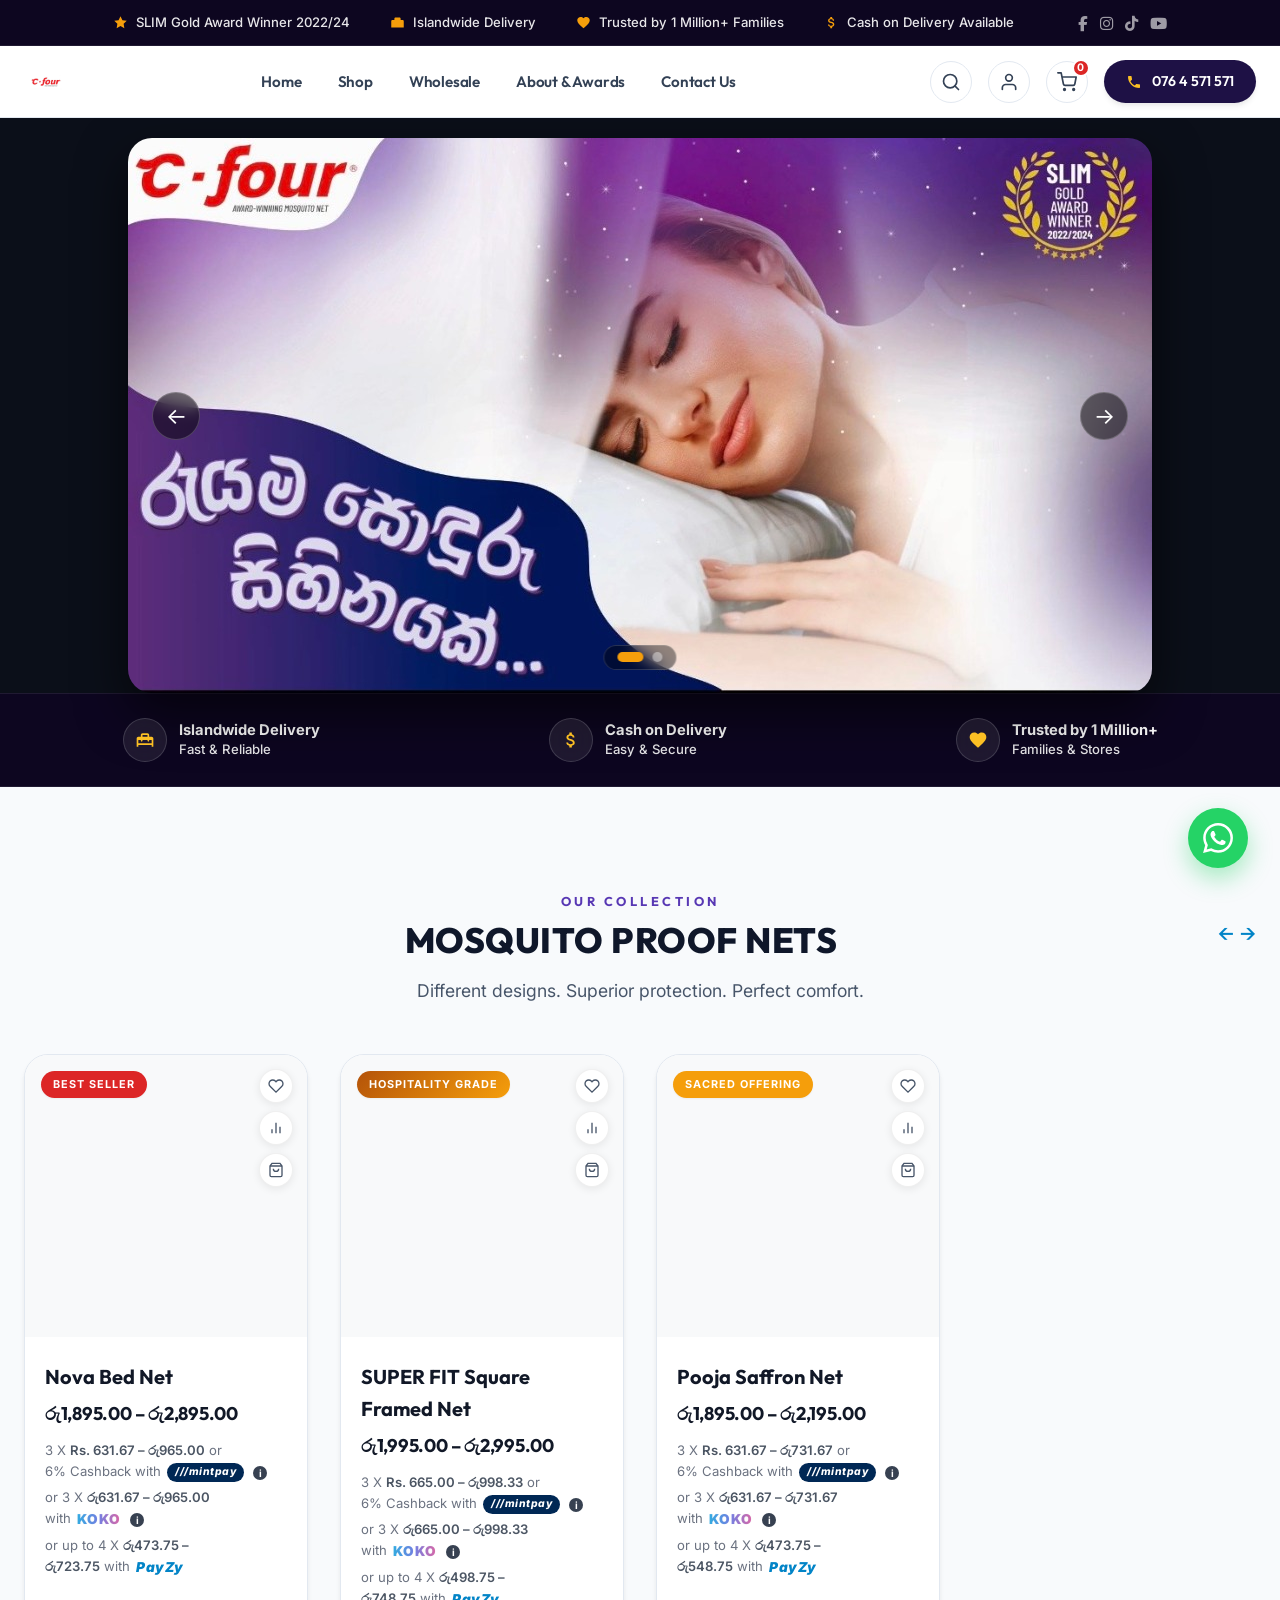
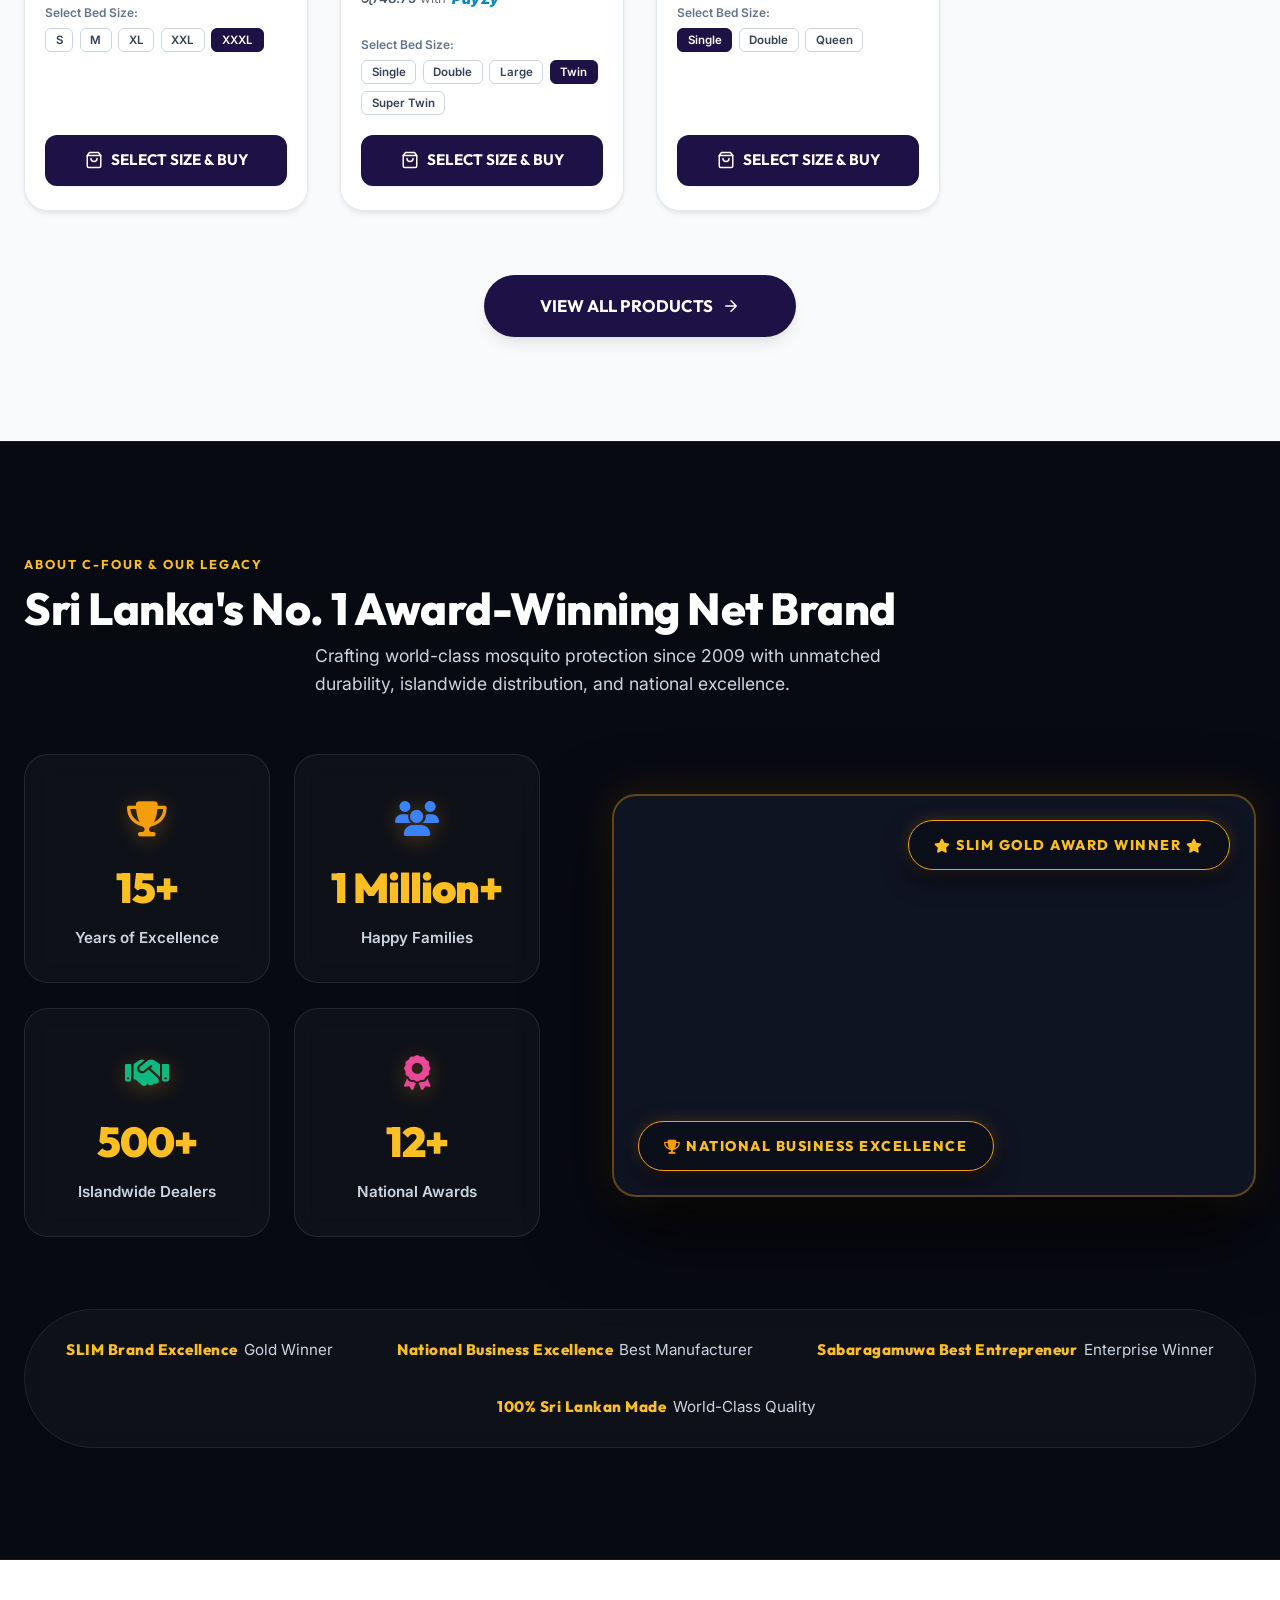
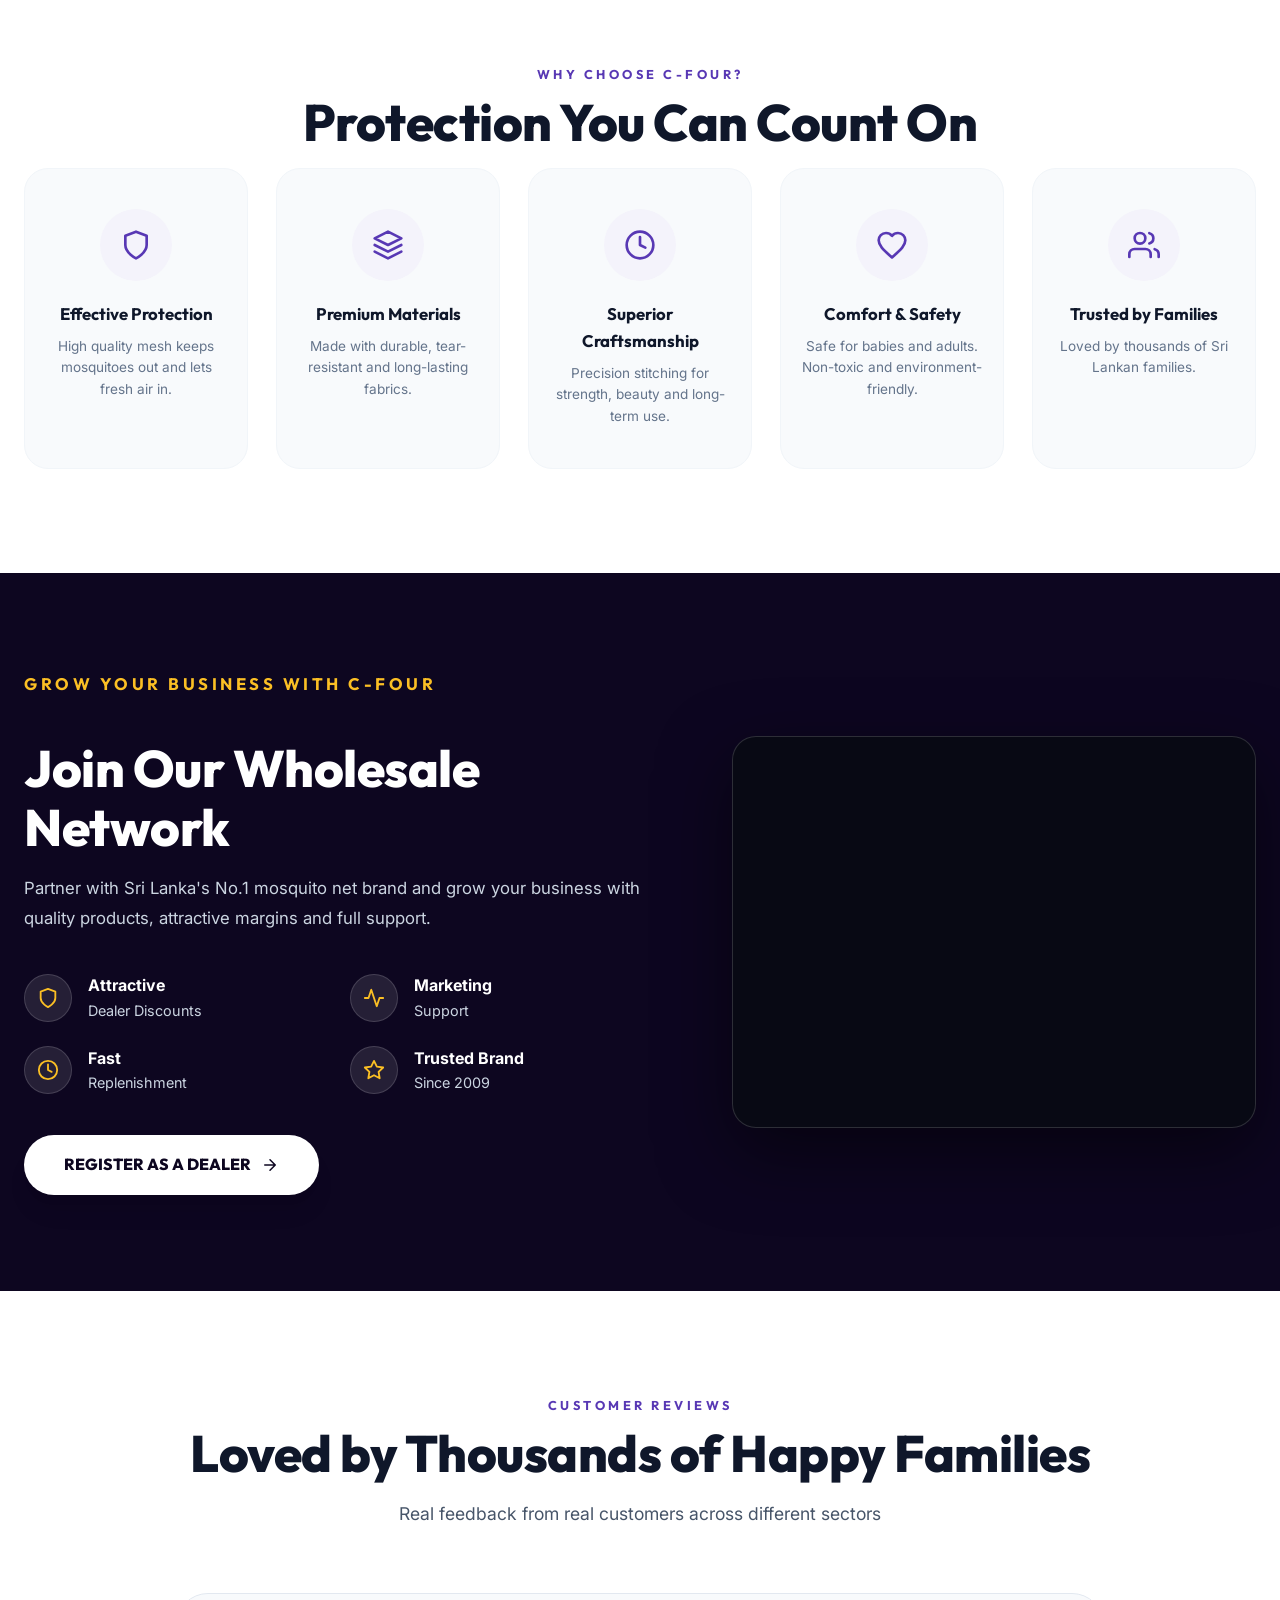
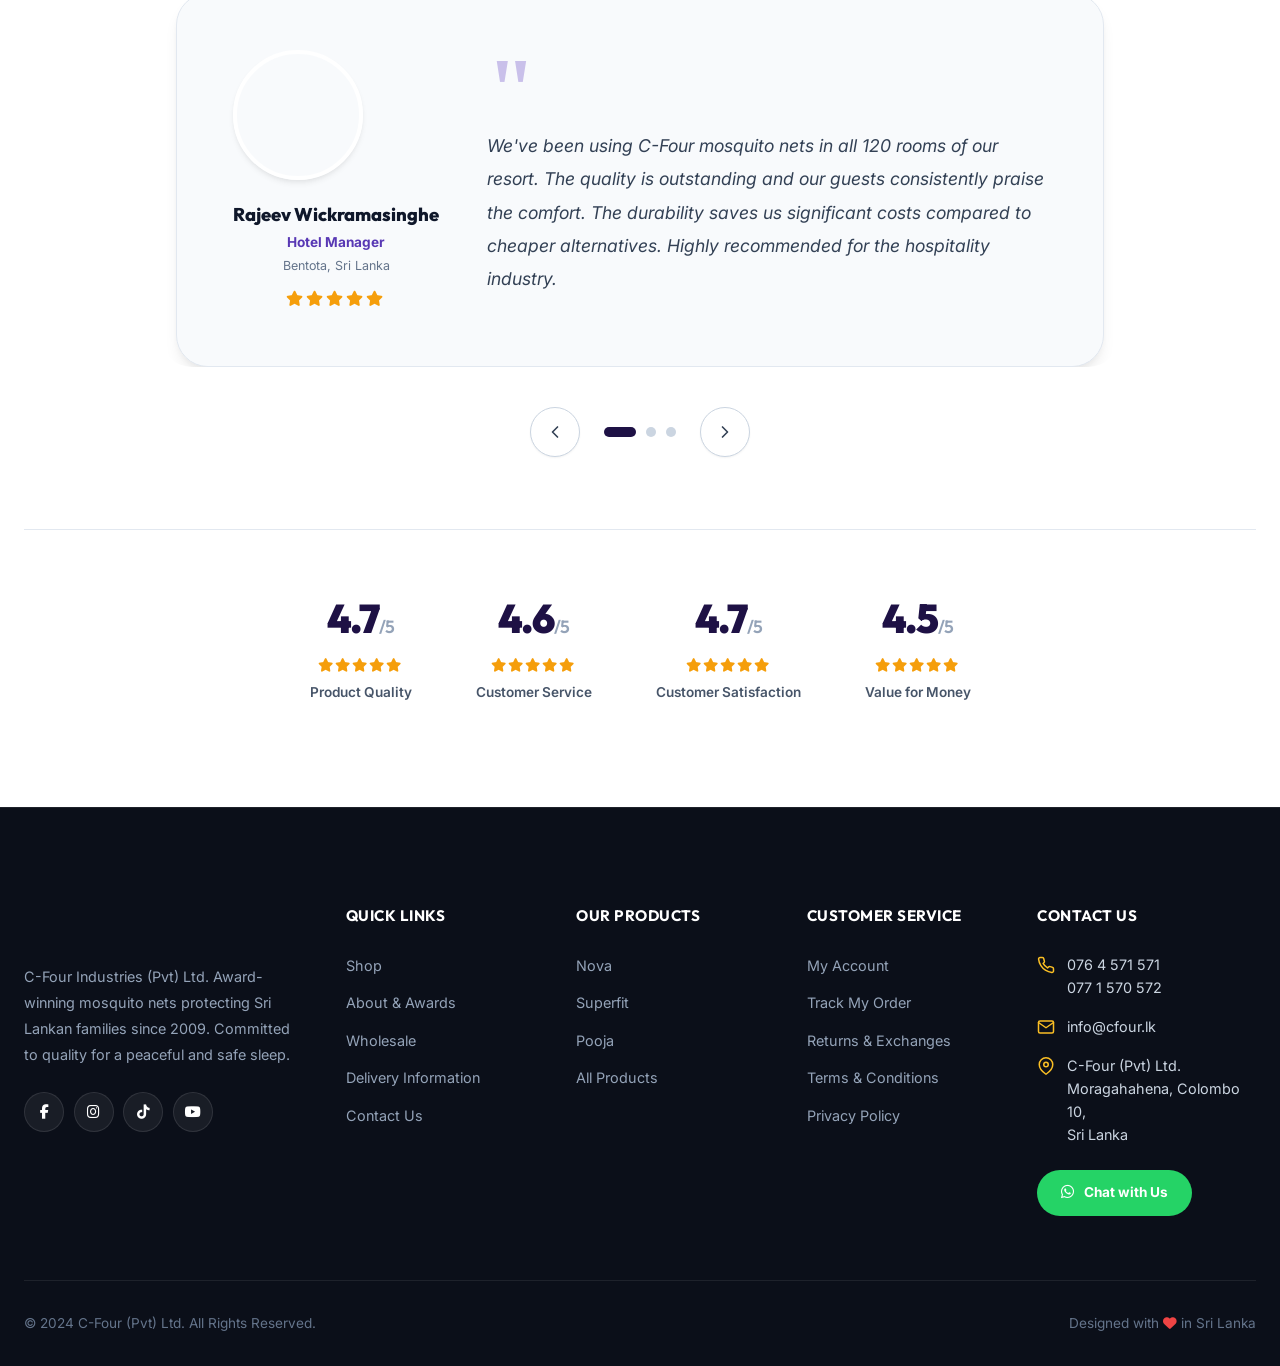
<file: index.html>
<!DOCTYPE html>
<html lang="en">
<head>
  <meta charset="UTF-8">
  <meta name="viewport" content="width=device-width, initial-scale=1.0">
  <meta name="description" content="C-Four Award-Winning Mosquito Nets - රැයම සොඳුරු සිහිනයක්. Premium mosquito nets for every Sri Lankan home. SLIM Gold Award Winner 2022/2024.">
  <meta name="keywords" content="C-Four, mosquito nets, Sri Lanka, premium nets, Nova, Superfit, Pooja, SLIM Award Winner">
  <meta name="author" content="C-Four Industries (Pvt) Ltd">
  <title>C-Four® | Award-Winning Mosquito Nets | රැයම සොඳුරු සිහිනයක්...</title>
    <link rel="preconnect" href="https://fonts.googleapis.com">
  <link rel="preconnect" href="https://fonts.gstatic.com" crossorigin>
  <link rel="preconnect" href="https://cdnjs.cloudflare.com">
  <link rel="dns-prefetch" href="https://cdnjs.cloudflare.com">
  <link rel="stylesheet" href="https://cdnjs.cloudflare.com/ajax/libs/font-awesome/6.5.1/css/all.min.css" integrity="sha512-DTOQO9RWCH3ppGqcWaEA1BIZOC6xxalwEsw9c2QQeAIftl+Vegovlnee1c9QX4TctnWMn13TZye+giMm8e2LwA==" crossorigin="anonymous" referrerpolicy="no-referrer" />
  <link rel="stylesheet" href="styles.css">
  <link rel="icon" type="image/x-icon" href="images/logo.jpg">
</head>
<body>

  <!-- PRELOADER -->
  <div class="preloader" id="preloader">
    <img src="images/logo.jpg" alt="C-Four Logo" class="preloader-logo">
    <div class="preloader-bar"><div class="preloader-fill"></div></div>
  </div>

  <!-- ANNOUNCEMENT BAR -->
  <div class="announcement-bar">
    <div class="container">
      <div class="announcement-inner">
        <div class="announcement-item">
          <svg viewBox="0 0 24 24"><path d="M12 2L15.09 8.26L22 9.27L17 14.14L18.18 21.02L12 17.77L5.82 21.02L7 14.14L2 9.27L8.91 8.26L12 2Z"/></svg>
          <span>SLIM Gold Award Winner 2022/24</span>
        </div>
        <div class="announcement-item">
          <svg viewBox="0 0 24 24"><path d="M20 8h-3V6c0-1.1-.9-2-2-2H9c-1.1 0-2 .9-2 2v2H4c-1.1 0-2 .9-2 2v10h20V10c0-1.1-.9-2-2-2z"/></svg>
          <span>Islandwide Delivery</span>
        </div>
        <div class="announcement-item">
          <svg viewBox="0 0 24 24"><path d="M16.5 3c-1.74 0-3.41.81-4.5 2.09C10.91 3.81 9.24 3 7.5 3 4.42 3 2 5.42 2 8.5c0 3.78 3.4 6.86 8.55 11.54L12 21.35l1.45-1.32C18.6 15.36 22 12.28 22 8.5 22 5.42 19.58 3 16.5 3z"/></svg>
          <span>Trusted by 1 Million+ Families</span>
        </div>
        <div class="announcement-item">
          <svg viewBox="0 0 24 24"><path d="M11.8 10.9c-2.27-.59-3-1.2-3-2.15 0-1.09 1.01-1.85 2.7-1.85 1.78 0 2.44.85 2.5 2.1h2.21c-.07-1.72-1.12-3.3-3.21-3.81V3h-3v2.16c-1.94.42-3.5 1.68-3.5 3.61 0 2.31 1.91 3.46 4.7 4.13 2.5.6 3 1.48 3 2.41 0 .69-.49 1.79-2.7 1.79-2.06 0-2.87-.92-2.98-2.1h-2.2c.12 2.19 1.76 3.42 3.68 3.83V21h3v-2.15c1.95-.37 3.5-1.5 3.5-3.55 0-2.84-2.43-3.81-4.7-4.4z"/></svg>
          <span>Cash on Delivery Available</span>
        </div>
        <div class="announcement-social">
          <a href="#" aria-label="Facebook"><i class="fa-brands fa-facebook-f"></i></a>
          <a href="#" aria-label="Instagram"><i class="fa-brands fa-instagram"></i></a>
          <a href="#" aria-label="TikTok"><i class="fa-brands fa-tiktok"></i></a>
          <a href="#" aria-label="YouTube"><i class="fa-brands fa-youtube"></i></a>
        </div>
      </div>
    </div>
  </div>

  <!-- HEADER -->
  <header class="header" id="mainHeader">
    <div class="container">
      <div class="header-inner">
        <a href="#" class="logo" id="logo">
          <img src="images/logo.jpg" alt="C-Four - Award-Winning Mosquito Net">
        </a>
        <nav class="nav-links" id="navLinks">
          <a href="#" class="active">Home</a>
          <a href="#products">Shop</a>
          <a href="#wholesale">Wholesale</a>
          <a href="#about">About & Awards</a>
          <a href="#contact">Contact Us</a>
        </nav>
        <div class="nav-actions">
          <button class="nav-icon-btn" id="searchBtn" aria-label="Search">
            <svg viewBox="0 0 24 24" fill="none" stroke="currentColor" stroke-width="2" stroke-linecap="round" stroke-linejoin="round"><circle cx="11" cy="11" r="8"/><path d="M21 21l-4.35-4.35"/></svg>
          </button>
          <button class="nav-icon-btn" id="accountBtn" aria-label="My Account">
            <svg viewBox="0 0 24 24" fill="none" stroke="currentColor" stroke-width="2" stroke-linecap="round" stroke-linejoin="round"><path d="M20 21v-2a4 4 0 0 0-4-4H8a4 4 0 0 0-4 4v2"/><circle cx="12" cy="7" r="4"/></svg>
          </button>
          <button class="nav-icon-btn" id="cartBtn" aria-label="Cart">
            <svg viewBox="0 0 24 24" fill="none" stroke="currentColor" stroke-width="2" stroke-linecap="round" stroke-linejoin="round"><circle cx="9" cy="21" r="1"/><circle cx="20" cy="21" r="1"/><path d="M1 1h4l2.68 13.39a2 2 0 0 0 2 1.61h9.72a2 2 0 0 0 2-1.61L23 6H6"/></svg>
            <span class="cart-badge">0</span>
          </button>
          <a href="tel:+94764571571" class="btn-phone" id="phoneBtn">
            <svg viewBox="0 0 24 24" fill="currentColor" width="16" height="16"><path d="M6.62 10.79c1.44 2.83 3.76 5.14 6.59 6.59l2.2-2.2c.27-.27.67-.36 1.02-.24 1.12.37 2.33.57 3.57.57.55 0 1 .45 1 1V20c0 .55-.45 1-1 1-9.39 0-17-7.61-17-17 0-.55.45-1 1-1h3.5c.55 0 1 .45 1 1 0 1.25.2 2.45.57 3.57.11.35.03.74-.25 1.02l-2.2 2.2z"/></svg>
            076 4 571 571
          </a>
          <button class="mobile-toggle" id="mobileToggle" aria-label="Open Menu">
            <span></span><span></span><span></span>
          </button>
        </div>
      </div>
    </div>
  </header>

  <!-- Mobile Navigation -->
  <div class="mobile-nav" id="mobileNav">
    <div class="mobile-nav-inner">
      <button class="mobile-nav-close" id="mobileNavClose" aria-label="Close Menu"><i class="fa-solid fa-xmark"></i></button>
      <div class="mobile-nav-links">
        <a href="#">Home</a>
        <a href="#products">Shop</a>
        <a href="#wholesale">Wholesale</a>
        <a href="#about">About & Awards</a>
        <a href="#contact">Contact Us</a>
      </div>
      <a href="tel:+94764571571" class="btn-primary" style="justify-content: center; margin-top: 1rem;">
        Call 076 4 571 571
      </a>
    </div>
  </div>

  <!-- ============================================
       HERO SECTION
       ============================================ -->
  <section class="hero-section" id="hero">
    <!-- Hero Banner Carousel -->
    <div class="hero-banner-slider" id="heroBannerSlider">
      <div class="hero-slide active">
        <a href="#products"><img src="images/hero-slide-2.jpg" alt="C-Four Mosquito Nets - Peaceful Sleep For Your Home"></a>
      </div>
      <div class="hero-slide">
        <a href="#products"><img src="images/hero-slide-1.png" alt="C-Four Award Winning Mosquito Net - A Beautiful Dream Every Night"></a>
      </div>
      
      <!-- Navigation Arrows -->
      <button class="hero-nav-btn prev" id="heroPrevBtn" aria-label="Previous Slide">&larr;</button>
      <button class="hero-nav-btn next" id="heroNextBtn" aria-label="Next Slide">&rarr;</button>
      
      <!-- Slider Dots -->
      <div class="hero-slider-dots">
        <button class="hero-dot active" data-slide="0" aria-label="Slide 1"></button>
        <button class="hero-dot" data-slide="1" aria-label="Slide 2"></button>
      </div>
    </div>

    <!-- Trust Badges Strip Below Hero -->
    <div class="hero-trust-strip">
      <div class="container">
        <div class="hero-trust-badges">
          <div class="trust-badge">
            <div class="trust-badge-icon">
              <svg viewBox="0 0 24 24"><path d="M20 8h-3V6c0-1.1-.9-2-2-2H9c-1.1 0-2 .9-2 2v2H4c-1.1 0-2 .9-2 2v10h20V10c0-1.1-.9-2-2-2zM9 6h6v2H9V6zm11 14H4v-2h16v2zm0-4H4v-4h3v1c0 .55.45 1 1 1s1-.45 1-1v-1h6v1c0 .55.45 1 1 1s1-.45 1-1v-1h3v4z"/></svg>
            </div>
            <div class="trust-badge-text">
              <strong>Islandwide Delivery</strong>
              Fast & Reliable
            </div>
          </div>
          <div class="trust-badge">
            <div class="trust-badge-icon">
              <svg viewBox="0 0 24 24"><path d="M11.8 10.9c-2.27-.59-3-1.2-3-2.15 0-1.09 1.01-1.85 2.7-1.85 1.78 0 2.44.85 2.5 2.1h2.21c-.07-1.72-1.12-3.3-3.21-3.81V3h-3v2.16c-1.94.42-3.5 1.68-3.5 3.61 0 2.31 1.91 3.46 4.7 4.13 2.5.6 3 1.48 3 2.41 0 .69-.49 1.79-2.7 1.79-2.06 0-2.87-.92-2.98-2.1h-2.2c.12 2.19 1.76 3.42 3.68 3.83V21h3v-2.15c1.95-.37 3.5-1.5 3.5-3.55 0-2.84-2.43-3.81-4.7-4.4z"/></svg>
            </div>
            <div class="trust-badge-text">
              <strong>Cash on Delivery</strong>
              Easy & Secure
            </div>
          </div>
          <div class="trust-badge">
            <div class="trust-badge-icon">
              <svg viewBox="0 0 24 24"><path d="M16.5 3c-1.74 0-3.41.81-4.5 2.09C10.91 3.81 9.24 3 7.5 3 4.42 3 2 5.42 2 8.5c0 3.78 3.4 6.86 8.55 11.54L12 21.35l1.45-1.32C18.6 15.36 22 12.28 22 8.5 22 5.42 19.58 3 16.5 3z"/></svg>
            </div>
            <div class="trust-badge-text">
              <strong>Trusted by 1 Million+</strong>
              Families & Stores
            </div>
          </div>
        </div>
      </div>
    </div>
  </section>

  <!-- ============================================
       PRODUCTS COLLECTION
       ============================================ -->
  <section class="products-section" id="products">
    <div class="container">
      <p class="section-label reveal">OUR COLLECTION</p>
      <h2 class="section-title reveal delay-1" style="font-size: 2.2rem; letter-spacing: 0.5px;">MOSQUITO PROOF NETS <span style="float: right; font-size: 1.5rem; color: #0284c7; font-weight: 400; cursor: pointer;">&larr; &rarr;</span></h2>
      <p class="section-subtitle reveal delay-2">Different designs. Superior protection. Perfect comfort.</p>

      <div class="products-grid">
        <!-- Nova -->
        <div class="product-card reveal delay-1" id="productNova">
          <div class="product-card-image" style="cursor: pointer;" onclick="window.location.href='product-nova.html'">
            <img src="images/nova-gallery-1.jpg" alt="Nova Mosquito Net - Elegant design with extra strength" loading="lazy">
            <span class="product-badge red">Best Seller</span>
            <div class="card-floating-icons">
              <button class="card-icon-btn" title="Add to Wishlist"><svg viewBox="0 0 24 24" fill="none" stroke="currentColor" stroke-width="2"><path d="M20.84 4.61a5.5 5.5 0 0 0-7.78 0L12 5.67l-1.06-1.06a5.5 5.5 0 0 0-7.78 7.78l1.06 1.06L12 21.23l7.78-7.78 1.06-1.06a5.5 5.5 0 0 0 0-7.78z"/></svg></button>
              <button class="card-icon-btn" title="Compare"><svg viewBox="0 0 24 24" fill="none" stroke="currentColor" stroke-width="2"><line x1="18" y1="20" x2="18" y2="10"/><line x1="12" y1="20" x2="12" y2="4"/><line x1="6" y1="20" x2="6" y2="14"/></svg></button>
              <button class="card-icon-btn" title="Quick Bag"><svg viewBox="0 0 24 24" fill="none" stroke="currentColor" stroke-width="2"><path d="M6 2L3 6v14a2 2 0 0 0 2 2h14a2 2 0 0 0 2-2V6l-3-4z"/><line x1="3" y1="6" x2="21" y2="6"/><path d="M16 10a4 4 0 0 1-8 0"/></svg></button>
            </div>
          </div>
          <div class="product-card-content">
            <h3 class="product-name"><a href="product-nova.html" style="color: inherit; text-decoration: none;">Nova Bed Net</a></h3>
            <div class="price-range">රු1,895.00 – රු2,895.00</div>
            
            <div class="bnpl-rainco">
              <div>3 X <strong>Rs. 631.67 – රු965.00</strong> or <br>6% Cashback with <span class="badge-mintpay">///mintpay</span> <span class="bnpl-info-icon">i</span></div>
              <div>or 3 X <strong>රු631.67 – රු965.00</strong> <br>with <span class="badge-koko">KOKO</span> <span class="bnpl-info-icon">i</span></div>
              <div>or up to 4 X <strong>රු473.75 – <br>රු723.75</strong> with <span class="badge-payzy">PayZy</span></div>
            </div>

            <div class="size-selector">
              <span class="size-label">Select Bed Size:</span>
              <div class="size-pills">
                <button class="size-pill" onclick="window.location.href='product-nova.html'">S</button>
                <button class="size-pill" onclick="window.location.href='product-nova.html'">M</button>
                <button class="size-pill" onclick="window.location.href='product-nova.html'">XL</button>
                <button class="size-pill" onclick="window.location.href='product-nova.html'">XXL</button>
                <button class="size-pill active" onclick="window.location.href='product-nova.html'">XXXL</button>
              </div>
            </div>

            <a href="product-nova.html" class="btn-buy-now">
              <svg viewBox="0 0 24 24" fill="none" stroke="currentColor" stroke-width="2" stroke-linecap="round" stroke-linejoin="round"><path d="M6 2L3 6v14a2 2 0 0 0 2 2h14a2 2 0 0 0 2-2V6l-3-4z"/><line x1="3" y1="6" x2="21" y2="6"/><path d="M16 10a4 4 0 0 1-8 0"/></svg>
              SELECT SIZE & BUY
            </a>
          </div>
        </div>

        <!-- Superfit -->
        <div class="product-card reveal delay-2" id="productSuperfit">
          <div class="product-card-image" style="cursor: pointer;" onclick="window.location.href='product-superfit.html'">
            <a href="product-superfit.html">
              <img src="images/superfit-gallery-1.jpg" alt="SUPER FIT Square Framed Mosquito Net" loading="lazy" style="cursor: pointer; width: 100%; height: 100%; object-fit: cover;">
            </a>
            <span class="product-badge gold">Hospitality Grade</span>
            <div class="card-floating-icons">
              <button class="card-icon-btn" title="Add to Wishlist"><svg viewBox="0 0 24 24" fill="none" stroke="currentColor" stroke-width="2"><path d="M20.84 4.61a5.5 5.5 0 0 0-7.78 0L12 5.67l-1.06-1.06a5.5 5.5 0 0 0-7.78 7.78l1.06 1.06L12 21.23l7.78-7.78 1.06-1.06a5.5 5.5 0 0 0 0-7.78z"/></svg></button>
              <button class="card-icon-btn" title="Compare"><svg viewBox="0 0 24 24" fill="none" stroke="currentColor" stroke-width="2"><line x1="18" y1="20" x2="18" y2="10"/><line x1="12" y1="20" x2="12" y2="4"/><line x1="6" y1="20" x2="6" y2="14"/></svg></button>
              <button class="card-icon-btn" title="Quick Bag"><svg viewBox="0 0 24 24" fill="none" stroke="currentColor" stroke-width="2"><path d="M6 2L3 6v14a2 2 0 0 0 2 2h14a2 2 0 0 0 2-2V6l-3-4z"/><line x1="3" y1="6" x2="21" y2="6"/><path d="M16 10a4 4 0 0 1-8 0"/></svg></button>
            </div>
          </div>
          <div class="product-card-content">
            <a href="product-superfit.html" style="text-decoration: none; color: inherit;">
              <h3 class="product-name">SUPER FIT Square Framed Net</h3>
            </a>
            <div class="price-range">රු1,995.00 – රු2,995.00</div>
            
            <div class="bnpl-rainco">
              <div>3 X <strong>Rs. 665.00 – රු998.33</strong> or <br>6% Cashback with <span class="badge-mintpay">///mintpay</span> <span class="bnpl-info-icon">i</span></div>
              <div>or 3 X <strong>රු665.00 – රු998.33</strong> <br>with <span class="badge-koko">KOKO</span> <span class="bnpl-info-icon">i</span></div>
              <div>or up to 4 X <strong>රු498.75 – <br>රු748.75</strong> with <span class="badge-payzy">PayZy</span></div>
            </div>

            <div class="size-selector">
              <span class="size-label">Select Bed Size:</span>
              <div class="size-pills">
                <button class="size-pill">Single</button>
                <button class="size-pill">Double</button>
                <button class="size-pill">Large</button>
                <button class="size-pill active">Twin</button>
                <button class="size-pill">Super Twin</button>
              </div>
            </div>

            <a href="product-superfit.html" class="btn-buy-now">
              <svg viewBox="0 0 24 24" fill="none" stroke="currentColor" stroke-width="2" stroke-linecap="round" stroke-linejoin="round"><path d="M6 2L3 6v14a2 2 0 0 0 2 2h14a2 2 0 0 0 2-2V6l-3-4z"/><line x1="3" y1="6" x2="21" y2="6"/><path d="M16 10a4 4 0 0 1-8 0"/></svg>
              SELECT SIZE & BUY
            </a>
          </div>
        </div>

        <!-- Pooja -->
        <div class="product-card reveal delay-3" id="productPooja">
          <div class="product-card-image" style="cursor: pointer;" onclick="window.location.href='product-pooja.html'">
            <a href="product-pooja.html">
              <img src="images/pooja-gallery-1.jpg" alt="Pooja Saffron Meditation Mosquito Net - Traditional beauty with modern protection" loading="lazy" style="width: 100%; height: 100%; object-fit: cover;">
            </a>
            <span class="product-badge" style="background: #f59e0b; color: #fff;">Sacred Offering</span>
            <div class="card-floating-icons">
              <button class="card-icon-btn" title="Add to Wishlist"><svg viewBox="0 0 24 24" fill="none" stroke="currentColor" stroke-width="2"><path d="M20.84 4.61a5.5 5.5 0 0 0-7.78 0L12 5.67l-1.06-1.06a5.5 5.5 0 0 0-7.78 7.78l1.06 1.06L12 21.23l7.78-7.78 1.06-1.06a5.5 5.5 0 0 0 0-7.78z"/></svg></button>
              <button class="card-icon-btn" title="Compare"><svg viewBox="0 0 24 24" fill="none" stroke="currentColor" stroke-width="2"><line x1="18" y1="20" x2="18" y2="10"/><line x1="12" y1="20" x2="12" y2="4"/><line x1="6" y1="20" x2="6" y2="14"/></svg></button>
              <button class="card-icon-btn" title="Quick Bag"><svg viewBox="0 0 24 24" fill="none" stroke="currentColor" stroke-width="2"><path d="M6 2L3 6v14a2 2 0 0 0 2 2h14a2 2 0 0 0 2-2V6l-3-4z"/><line x1="3" y1="6" x2="21" y2="6"/><path d="M16 10a4 4 0 0 1-8 0"/></svg></button>
            </div>
          </div>
          <div class="product-card-content">
            <a href="product-pooja.html" style="text-decoration: none; color: inherit;">
              <h3 class="product-name">Pooja Saffron Net</h3>
            </a>
            <div class="price-range">රු1,895.00 – රු2,195.00</div>
            
            <div class="bnpl-rainco">
              <div>3 X <strong>Rs. 631.67 – රු731.67</strong> or <br>6% Cashback with <span class="badge-mintpay">///mintpay</span> <span class="bnpl-info-icon">i</span></div>
              <div>or 3 X <strong>රු631.67 – රු731.67</strong> <br>with <span class="badge-koko">KOKO</span> <span class="bnpl-info-icon">i</span></div>
              <div>or up to 4 X <strong>රු473.75 – <br>රු548.75</strong> with <span class="badge-payzy">PayZy</span></div>
            </div>

            <div class="size-selector">
              <span class="size-label">Select Bed Size:</span>
              <div class="size-pills">
                <button class="size-pill active">Single</button>
                <button class="size-pill">Double</button>
                <button class="size-pill">Queen</button>
              </div>
            </div>

            <a href="product-pooja.html" class="btn-buy-now">
              <svg viewBox="0 0 24 24" fill="none" stroke="currentColor" stroke-width="2" stroke-linecap="round" stroke-linejoin="round"><path d="M6 2L3 6v14a2 2 0 0 0 2 2h14a2 2 0 0 0 2-2V6l-3-4z"/><line x1="3" y1="6" x2="21" y2="6"/><path d="M16 10a4 4 0 0 1-8 0"/></svg>
              SELECT SIZE & BUY
            </a>
          </div>
        </div>

      </div>

      <a href="#" class="btn-view-all reveal" id="btnViewAll">
        VIEW ALL PRODUCTS
        <svg viewBox="0 0 24 24" fill="none" stroke="currentColor" stroke-width="2" stroke-linecap="round" stroke-linejoin="round"><path d="M5 12h14M12 5l7 7-7 7"/></svg>
      </a>
    </div>
  </section>

  <!-- ============================================
       ABOUT US & AWARD CABINET (Combined Luxury Showcase)
       ============================================ -->
  <section class="about-awards-section" id="about">
    <div class="awards-glow awards-glow-1"></div>
    <div class="awards-glow awards-glow-2"></div>
    <div class="container">
      <div class="about-awards-header text-center reveal">
        <p class="section-label" style="color: var(--accent-gold-light); letter-spacing: 2px;">ABOUT C-FOUR & OUR LEGACY</p>
        <h2 class="section-title" style="color: white; font-size: 2.8rem; margin-top: 0.3rem; margin-bottom: 0.5rem;">Sri Lanka's No. 1 Award-Winning Net Brand</h2>
        <p style="color: var(--neutral-300); max-width: 650px; margin: 0 auto 3.5rem; font-size: 1.1rem; line-height: 1.6;">Crafting world-class mosquito protection since 2009 with unmatched durability, islandwide distribution, and national excellence.</p>
      </div>

      <div class="about-awards-layout">
        <!-- Left: 4 Floating Glowing Stat Cards (No verbose text!) -->
        <div class="about-stats-grid reveal-left">
          <div class="about-stat-card">
            <div class="stat-icon-wrap"><i class="fa-solid fa-trophy" style="color: #f59e0b;"></i></div>
            <div class="counter-number" data-target="15">15+</div>
            <div class="counter-label">Years of Excellence</div>
          </div>
          <div class="about-stat-card">
            <div class="stat-icon-wrap"><i class="fa-solid fa-users" style="color: #3b82f6;"></i></div>
            <div class="counter-number" data-target="1000000">1 Million+</div>
            <div class="counter-label">Happy Families</div>
          </div>
          <div class="about-stat-card">
            <div class="stat-icon-wrap"><i class="fa-solid fa-handshake" style="color: #10b981;"></i></div>
            <div class="counter-number" data-target="500">500+</div>
            <div class="counter-label">Islandwide Dealers</div>
          </div>
          <div class="about-stat-card">
            <div class="stat-icon-wrap"><i class="fa-solid fa-award" style="color: #ec4899;"></i></div>
            <div class="counter-number" data-target="12">12+</div>
            <div class="counter-label">National Awards</div>
          </div>
        </div>

        <!-- Right: Modern Luxury Award Cabinet Showcase -->
        <div class="award-cabinet-showcase reveal-right">
          <div class="cabinet-frame">
            <img src="images/awards-cabinet.jpg" alt="C-Four Award Cabinet - SLIM SMED Gold Award, Sabaragamuwa Best Entrepreneur, National Business Excellence Awards" loading="lazy">
            <div class="cabinet-floating-badge badge-top">
              <span><i class="fa-solid fa-star"></i> SLIM GOLD AWARD WINNER <i class="fa-solid fa-star"></i></span>
            </div>
            <div class="cabinet-floating-badge badge-bottom">
              <span><i class="fa-solid fa-trophy" style="color: #f59e0b;"></i> NATIONAL BUSINESS EXCELLENCE</span>
            </div>
          </div>
        </div>
      </div>

      <!-- Bottom: Hall of Fame Ribbon -->
      <div class="hall-of-fame-ribbon reveal delay-3">
        <div class="ribbon-item"><strong>SLIM Brand Excellence</strong>Gold Winner</div>
        <div class="ribbon-divider"><i class="fa-solid fa-sparkles" style="color: #f59e0b;"></i></div>
        <div class="ribbon-item"><strong>National Business Excellence</strong>Best Manufacturer</div>
        <div class="ribbon-divider"><i class="fa-solid fa-sparkles" style="color: #f59e0b;"></i></div>
        <div class="ribbon-item"><strong>Sabaragamuwa Best Entrepreneur</strong>Enterprise Winner</div>
        <div class="ribbon-divider"><i class="fa-solid fa-sparkles" style="color: #f59e0b;"></i></div>
        <div class="ribbon-item"><strong>100% Sri Lankan Made</strong>World-Class Quality</div>
      </div>
    </div>
  </section>

  <!-- WHY CHOOSE C-FOUR -->
  <section class="why-choose-section" id="whyChoose">
    <div class="container">
      <p class="section-label reveal">WHY CHOOSE C-FOUR?</p>
      <h2 class="section-title reveal delay-1">Protection You Can Count On</h2>

      <div class="features-grid">
        <div class="feature-card reveal delay-1" id="featureProtection">
          <div class="feature-icon">
            <svg viewBox="0 0 24 24" fill="none" stroke="currentColor" stroke-width="2" stroke-linecap="round" stroke-linejoin="round"><path d="M12 22s8-4 8-10V5l-8-3-8 3v7c0 6 8 10 8 10z"/></svg>
          </div>
          <h3 class="feature-title">Effective Protection</h3>
          <p class="feature-desc">High quality mesh keeps mosquitoes out and lets fresh air in.</p>
        </div>
        <div class="feature-card reveal delay-2" id="featureMaterials">
          <div class="feature-icon">
            <svg viewBox="0 0 24 24" fill="none" stroke="currentColor" stroke-width="2" stroke-linecap="round" stroke-linejoin="round"><path d="M12 2L2 7l10 5 10-5-10-5zM2 17l10 5 10-5M2 12l10 5 10-5"/></svg>
          </div>
          <h3 class="feature-title">Premium Materials</h3>
          <p class="feature-desc">Made with durable, tear-resistant and long-lasting fabrics.</p>
        </div>
        <div class="feature-card reveal delay-3" id="featureCraftsmanship">
          <div class="feature-icon">
            <svg viewBox="0 0 24 24" fill="none" stroke="currentColor" stroke-width="2" stroke-linecap="round" stroke-linejoin="round"><circle cx="12" cy="12" r="10"/><path d="M12 6v6l4 2"/></svg>
          </div>
          <h3 class="feature-title">Superior Craftsmanship</h3>
          <p class="feature-desc">Precision stitching for strength, beauty and long-term use.</p>
        </div>
        <div class="feature-card reveal delay-4" id="featureSafety">
          <div class="feature-icon">
            <svg viewBox="0 0 24 24" fill="none" stroke="currentColor" stroke-width="2" stroke-linecap="round" stroke-linejoin="round"><path d="M16.5 3c-1.74 0-3.41.81-4.5 2.09C10.91 3.81 9.24 3 7.5 3 4.42 3 2 5.42 2 8.5c0 3.78 3.4 6.86 8.55 11.54L12 21.35l1.45-1.32C18.6 15.36 22 12.28 22 8.5 22 5.42 19.58 3 16.5 3z"/></svg>
          </div>
          <h3 class="feature-title">Comfort & Safety</h3>
          <p class="feature-desc">Safe for babies and adults. Non-toxic and environment-friendly.</p>
        </div>
        <div class="feature-card reveal delay-5" id="featureTrust">
          <div class="feature-icon">
            <svg viewBox="0 0 24 24" fill="none" stroke="currentColor" stroke-width="2" stroke-linecap="round" stroke-linejoin="round"><path d="M17 21v-2a4 4 0 0 0-4-4H5a4 4 0 0 0-4 4v2"/><circle cx="9" cy="7" r="4"/><path d="M23 21v-2a4 4 0 0 0-3-3.87"/><path d="M16 3.13a4 4 0 0 1 0 7.75"/></svg>
          </div>
          <h3 class="feature-title">Trusted by Families</h3>
          <p class="feature-desc">Loved by thousands of Sri Lankan families.</p>
        </div>
      </div>
    </div>
  </section>

  <!-- WHOLESALE SECTION -->
  <section class="wholesale-section" id="wholesale">
    <div class="container">
      <div class="wholesale-layout">
        <div class="wholesale-content reveal-left">
          <p class="section-label">GROW YOUR BUSINESS WITH C-FOUR</p>
          <h2 class="section-title">Join Our Wholesale Network</h2>
          <p>Partner with Sri Lanka's No.1 mosquito net brand and grow your business with quality products, attractive margins and full support.</p>
          <div class="wholesale-features">
            <div class="wholesale-feature">
              <div class="wholesale-feature-icon">
                <svg viewBox="0 0 24 24" fill="none" stroke="currentColor" stroke-width="2" stroke-linecap="round" stroke-linejoin="round"><path d="M12 22s8-4 8-10V5l-8-3-8 3v7c0 6 8 10 8 10z"/></svg>
              </div>
              <div class="wholesale-feature-text"><strong>Attractive</strong>Dealer Discounts</div>
            </div>
            <div class="wholesale-feature">
              <div class="wholesale-feature-icon">
                <svg viewBox="0 0 24 24" fill="none" stroke="currentColor" stroke-width="2" stroke-linecap="round" stroke-linejoin="round"><path d="M22 12h-4l-3 9L9 3l-3 9H2"/></svg>
              </div>
              <div class="wholesale-feature-text"><strong>Marketing</strong>Support</div>
            </div>
            <div class="wholesale-feature">
              <div class="wholesale-feature-icon">
                <svg viewBox="0 0 24 24" fill="none" stroke="currentColor" stroke-width="2" stroke-linecap="round" stroke-linejoin="round"><circle cx="12" cy="12" r="10"/><polyline points="12 6 12 12 16 14"/></svg>
              </div>
              <div class="wholesale-feature-text"><strong>Fast</strong>Replenishment</div>
            </div>
            <div class="wholesale-feature">
              <div class="wholesale-feature-icon">
                <svg viewBox="0 0 24 24" fill="none" stroke="currentColor" stroke-width="2" stroke-linecap="round" stroke-linejoin="round"><path d="M12 2L15.09 8.26L22 9.27L17 14.14L18.18 21.02L12 17.77L5.82 21.02L7 14.14L2 9.27L8.91 8.26L12 2Z"/></svg>
              </div>
              <div class="wholesale-feature-text"><strong>Trusted Brand</strong>Since 2009</div>
            </div>
          </div>
          <a href="#contact" class="btn-dealer" id="btnRegisterDealer">
            REGISTER AS A DEALER
            <svg viewBox="0 0 24 24" fill="none" stroke="currentColor" stroke-width="2" stroke-linecap="round" stroke-linejoin="round"><path d="M5 12h14M12 5l7 7-7 7"/></svg>
          </a>
        </div>
        <div class="wholesale-image reveal-right">
          <img src="images/sri-lanka-distribution-map.jpg" alt="C-Four Islandwide Distribution Network - 3D Map of Sri Lanka Logistics Hubs" loading="lazy">
        </div>
      </div>
    </div>
  </section>

  <!-- ============================================
       TESTIMONIALS - Slideshow Carousel
       ============================================ -->
  <section class="testimonials-section" id="testimonials">
    <div class="container">
      <div class="testimonials-header">
        <p class="section-label reveal">CUSTOMER REVIEWS</p>
        <h2 class="section-title reveal delay-1">Loved by Thousands of Happy Families</h2>
        <p class="section-subtitle reveal delay-2">Real feedback from real customers across different sectors</p>
      </div>

      <div class="testimonial-slider-wrapper reveal delay-3">
        <div class="testimonial-slider">
          <div class="testimonial-track" id="testimonialTrack">
            <!-- Slide 1: Hotel Manager -->
            <div class="testimonial-slide">
              <div class="testimonial-card">
                <div class="testimonial-card-left">
                  <img src="images/testimonial-hotel.jpg" alt="Rajeev Wickramasinghe - Hotel Manager" class="testimonial-avatar-img" loading="lazy">
                  <h4>Rajeev Wickramasinghe</h4>
                  <div class="testimonial-role">Hotel Manager</div>
                  <div class="testimonial-location">Bentota, Sri Lanka</div>
                  <div class="testimonial-stars"><i class="fa-solid fa-star"></i><i class="fa-solid fa-star"></i><i class="fa-solid fa-star"></i><i class="fa-solid fa-star"></i><i class="fa-solid fa-star"></i></div>
                </div>
                <div class="testimonial-card-right">
                  <div class="testimonial-quote-mark">"</div>
                  <p class="testimonial-text">We've been using C-Four mosquito nets in all 120 rooms of our resort. The quality is outstanding and our guests consistently praise the comfort. The durability saves us significant costs compared to cheaper alternatives. Highly recommended for the hospitality industry.</p>
                </div>
              </div>
            </div>

            <!-- Slide 2: Housewife -->
            <div class="testimonial-slide">
              <div class="testimonial-card">
                <div class="testimonial-card-left">
                  <img src="images/testimonial-housewife.jpg" alt="Nimali Fernando - Homemaker" class="testimonial-avatar-img" loading="lazy">
                  <h4>Nimali Fernando</h4>
                  <div class="testimonial-role">Homemaker & Mother of 3</div>
                  <div class="testimonial-location">Kandy, Sri Lanka</div>
                  <div class="testimonial-stars"><i class="fa-solid fa-star"></i><i class="fa-solid fa-star"></i><i class="fa-solid fa-star"></i><i class="fa-solid fa-star"></i><i class="fa-solid fa-star"></i></div>
                </div>
                <div class="testimonial-card-right">
                  <div class="testimonial-quote-mark">"</div>
                  <p class="testimonial-text">As a mother, my children's safety is everything. We have C-Four nets in every bedroom — Nova for us and Superfit for the kids' room. The whole family sleeps peacefully now. Best investment we made for our home. මගේ ගෙදර සියලුම ඇඳන්ටම C-Four තමයි!</p>
                </div>
              </div>
            </div>

            <!-- Slide 3: Doctor -->
            <div class="testimonial-slide">
              <div class="testimonial-card">
                <div class="testimonial-card-left">
                  <img src="images/testimonial-doctor.jpg" alt="Dr. Amaya Perera - Medical Doctor" class="testimonial-avatar-img" loading="lazy">
                  <h4>Dr. Amaya Perera</h4>
                  <div class="testimonial-role">Medical Doctor</div>
                  <div class="testimonial-location">Colombo, Sri Lanka</div>
                  <div class="testimonial-stars"><i class="fa-solid fa-star"></i><i class="fa-solid fa-star"></i><i class="fa-solid fa-star"></i><i class="fa-solid fa-star"></i><i class="fa-solid fa-star"></i></div>
                </div>
                <div class="testimonial-card-right">
                  <div class="testimonial-quote-mark">"</div>
                  <p class="testimonial-text">As a physician, I always recommend mosquito nets as the safest, chemical-free protection against dengue and malaria. C-Four nets are the brand I personally use and recommend to my patients. The quality of the mesh provides excellent airflow while keeping out even the smallest insects.</p>
                </div>
              </div>
            </div>
          </div>
        </div>

        <!-- Slider Navigation Controls -->
        <div class="slider-nav">
          <button class="slider-btn" id="sliderPrev" aria-label="Previous Review">
            <svg viewBox="0 0 24 24" fill="none" stroke="currentColor" stroke-width="2" stroke-linecap="round" stroke-linejoin="round"><path d="M15 18l-6-6 6-6"/></svg>
          </button>
          <div class="slider-dots" id="sliderDots">
            <button class="slider-dot active" data-index="0" aria-label="Slide 1"></button>
            <button class="slider-dot" data-index="1" aria-label="Slide 2"></button>
            <button class="slider-dot" data-index="2" aria-label="Slide 3"></button>
          </div>
          <button class="slider-btn" id="sliderNext" aria-label="Next Review">
            <svg viewBox="0 0 24 24" fill="none" stroke="currentColor" stroke-width="2" stroke-linecap="round" stroke-linejoin="round"><path d="M9 18l6-6-6-6"/></svg>
          </button>
        </div>
      </div>

      <!-- Ratings Strip -->
      <div class="ratings-strip reveal">
        <div class="rating-item">
          <div class="rating-big">4.9<span>/5</span></div>
          <div class="rating-stars-sm"><i class="fa-solid fa-star"></i><i class="fa-solid fa-star"></i><i class="fa-solid fa-star"></i><i class="fa-solid fa-star"></i><i class="fa-solid fa-star"></i></div>
          <div class="rating-label-sm">Product Quality</div>
        </div>
        <div class="rating-item">
          <div class="rating-big">4.8<span>/5</span></div>
          <div class="rating-stars-sm"><i class="fa-solid fa-star"></i><i class="fa-solid fa-star"></i><i class="fa-solid fa-star"></i><i class="fa-solid fa-star"></i><i class="fa-solid fa-star"></i></div>
          <div class="rating-label-sm">Customer Service</div>
        </div>
        <div class="rating-item">
          <div class="rating-big">4.9<span>/5</span></div>
          <div class="rating-stars-sm"><i class="fa-solid fa-star"></i><i class="fa-solid fa-star"></i><i class="fa-solid fa-star"></i><i class="fa-solid fa-star"></i><i class="fa-solid fa-star"></i></div>
          <div class="rating-label-sm">Customer Satisfaction</div>
        </div>
        <div class="rating-item">
          <div class="rating-big">4.7<span>/5</span></div>
          <div class="rating-stars-sm"><i class="fa-solid fa-star"></i><i class="fa-solid fa-star"></i><i class="fa-solid fa-star"></i><i class="fa-solid fa-star"></i><i class="fa-solid fa-star"></i></div>
          <div class="rating-label-sm">Value for Money</div>
        </div>
      </div>
    </div>
  </section>

  <!-- FOOTER -->
  <footer class="footer" id="contact">
    <div class="container">
      <div class="footer-grid">
        <div class="footer-brand">
          <img src="images/logo.jpg" alt="C-Four Logo" class="logo-footer">
          <p>C-Four Industries (Pvt) Ltd. Award-winning mosquito nets protecting Sri Lankan families since 2009. Committed to quality for a peaceful and safe sleep.</p>
          <div class="footer-social-links">
            <a href="#" class="footer-social-link" id="socialFacebook" aria-label="Facebook"><i class="fa-brands fa-facebook-f"></i></a>
            <a href="#" class="footer-social-link" id="socialInstagram" aria-label="Instagram"><i class="fa-brands fa-instagram"></i></a>
            <a href="#" class="footer-social-link" id="socialTiktok" aria-label="TikTok"><i class="fa-brands fa-tiktok"></i></a>
            <a href="#" class="footer-social-link" id="socialYoutube" aria-label="YouTube"><i class="fa-brands fa-youtube"></i></a>
          </div>
        </div>
        <div class="footer-column">
          <h4>QUICK LINKS</h4>
          <ul>
            <li><a href="#">Shop</a></li>
            <li><a href="#about">About & Awards</a></li>
            <li><a href="#wholesale">Wholesale</a></li>
            <li><a href="#">Delivery Information</a></li>
            <li><a href="#contact">Contact Us</a></li>
          </ul>
        </div>
        <div class="footer-column">
          <h4>OUR PRODUCTS</h4>
          <ul>
            <li><a href="product-nova.html">Nova</a></li>
            <li><a href="product-superfit.html">Superfit</a></li>
            <li><a href="product-pooja.html">Pooja</a></li>
            <li><a href="#">All Products</a></li>
          </ul>
        </div>
        <div class="footer-column">
          <h4>CUSTOMER SERVICE</h4>
          <ul>
            <li><a href="#">My Account</a></li>
            <li><a href="#">Track My Order</a></li>
            <li><a href="#">Returns & Exchanges</a></li>
            <li><a href="#">Terms & Conditions</a></li>
            <li><a href="#">Privacy Policy</a></li>
          </ul>
        </div>
        <div class="footer-column">
          <h4>CONTACT US</h4>
          <div class="footer-contact-item">
            <svg viewBox="0 0 24 24" fill="none" stroke="currentColor" stroke-width="2" stroke-linecap="round" stroke-linejoin="round"><path d="M22 16.92v3a2 2 0 0 1-2.18 2 19.79 19.79 0 0 1-8.63-3.07 19.5 19.5 0 0 1-6-6 19.79 19.79 0 0 1-3.07-8.67A2 2 0 0 1 4.11 2h3a2 2 0 0 1 2 1.72 12.84 12.84 0 0 0 .7 2.81 2 2 0 0 1-.45 2.11L8.09 9.91a16 16 0 0 0 6 6l1.27-1.27a2 2 0 0 1 2.11-.45 12.84 12.84 0 0 0 2.81.7A2 2 0 0 1 22 16.92z"/></svg>
            <span>076 4 571 571<br>077 1 570 572</span>
          </div>
          <div class="footer-contact-item">
            <svg viewBox="0 0 24 24" fill="none" stroke="currentColor" stroke-width="2" stroke-linecap="round" stroke-linejoin="round"><path d="M4 4h16c1.1 0 2 .9 2 2v12c0 1.1-.9 2-2 2H4c-1.1 0-2-.9-2-2V6c0-1.1.9-2 2-2z"/><polyline points="22,6 12,13 2,6"/></svg>
            <span>info@cfour.lk</span>
          </div>
          <div class="footer-contact-item">
            <svg viewBox="0 0 24 24" fill="none" stroke="currentColor" stroke-width="2" stroke-linecap="round" stroke-linejoin="round"><path d="M21 10c0 7-9 13-9 13s-9-6-9-13a9 9 0 0 1 18 0z"/><circle cx="12" cy="10" r="3"/></svg>
            <span>C-Four (Pvt) Ltd.<br>Moragahahena, Colombo 10,<br>Sri Lanka</span>
          </div>
          <a href="#" class="btn-whatsapp" id="btnWhatsApp"><i class="fa-brands fa-whatsapp" style="font-size: 1.1em;"></i> Chat with Us</a>
        </div>
      </div>
      <div class="footer-bottom">
        <span>© 2024 C-Four (Pvt) Ltd. All Rights Reserved.</span>
        <span>Designed with <i class="fa-solid fa-heart" style="color: #ef4444;"></i> in Sri Lanka</span>
      </div>
    </div>
  </footer>

  <!-- FLOATING ELEMENTS -->
  <a href="#" class="floating-whatsapp" id="floatingWhatsApp" aria-label="Chat on WhatsApp">
    <svg viewBox="0 0 24 24" fill="currentColor"><path d="M17.472 14.382c-.297-.149-1.758-.867-2.03-.967-.273-.099-.471-.148-.67.15-.197.297-.767.966-.94 1.164-.173.199-.347.223-.644.075-.297-.15-1.255-.463-2.39-1.475-.883-.788-1.48-1.761-1.653-2.059-.173-.297-.018-.458.13-.606.134-.133.298-.347.446-.52.149-.174.198-.298.298-.497.099-.198.05-.371-.025-.52-.075-.149-.669-1.612-.916-2.207-.242-.579-.487-.5-.669-.51-.173-.008-.371-.01-.57-.01-.198 0-.52.074-.792.372-.272.297-1.04 1.016-1.04 2.479 0 1.462 1.065 2.875 1.213 3.074.149.198 2.096 3.2 5.077 4.487.709.306 1.262.489 1.694.625.712.227 1.36.195 1.871.118.571-.085 1.758-.719 2.006-1.413.248-.694.248-1.289.173-1.413-.074-.124-.272-.198-.57-.347m-5.421 7.403h-.004a9.87 9.87 0 01-5.031-1.378l-.361-.214-3.741.982.998-3.648-.235-.374a9.86 9.86 0 01-1.51-5.26c.001-5.45 4.436-9.884 9.888-9.884 2.64 0 5.122 1.03 6.988 2.898a9.825 9.825 0 012.893 6.994c-.003 5.45-4.437 9.884-9.885 9.884m8.413-18.297A11.815 11.815 0 0012.05 0C5.495 0 .16 5.335.157 11.892c0 2.096.547 4.142 1.588 5.945L.057 24l6.305-1.654a11.882 11.882 0 005.683 1.448h.005c6.554 0 11.89-5.335 11.893-11.893a11.821 11.821 0 00-3.48-8.413z"/></svg>
  </a>
  <button class="back-to-top" id="backToTop" aria-label="Back to top">
    <svg viewBox="0 0 24 24" fill="none" stroke="currentColor" stroke-width="2" stroke-linecap="round" stroke-linejoin="round"><path d="M18 15l-6-6-6 6"/></svg>
  </button>

  <script src="script.js"></script>
</body>
</html>
</file>
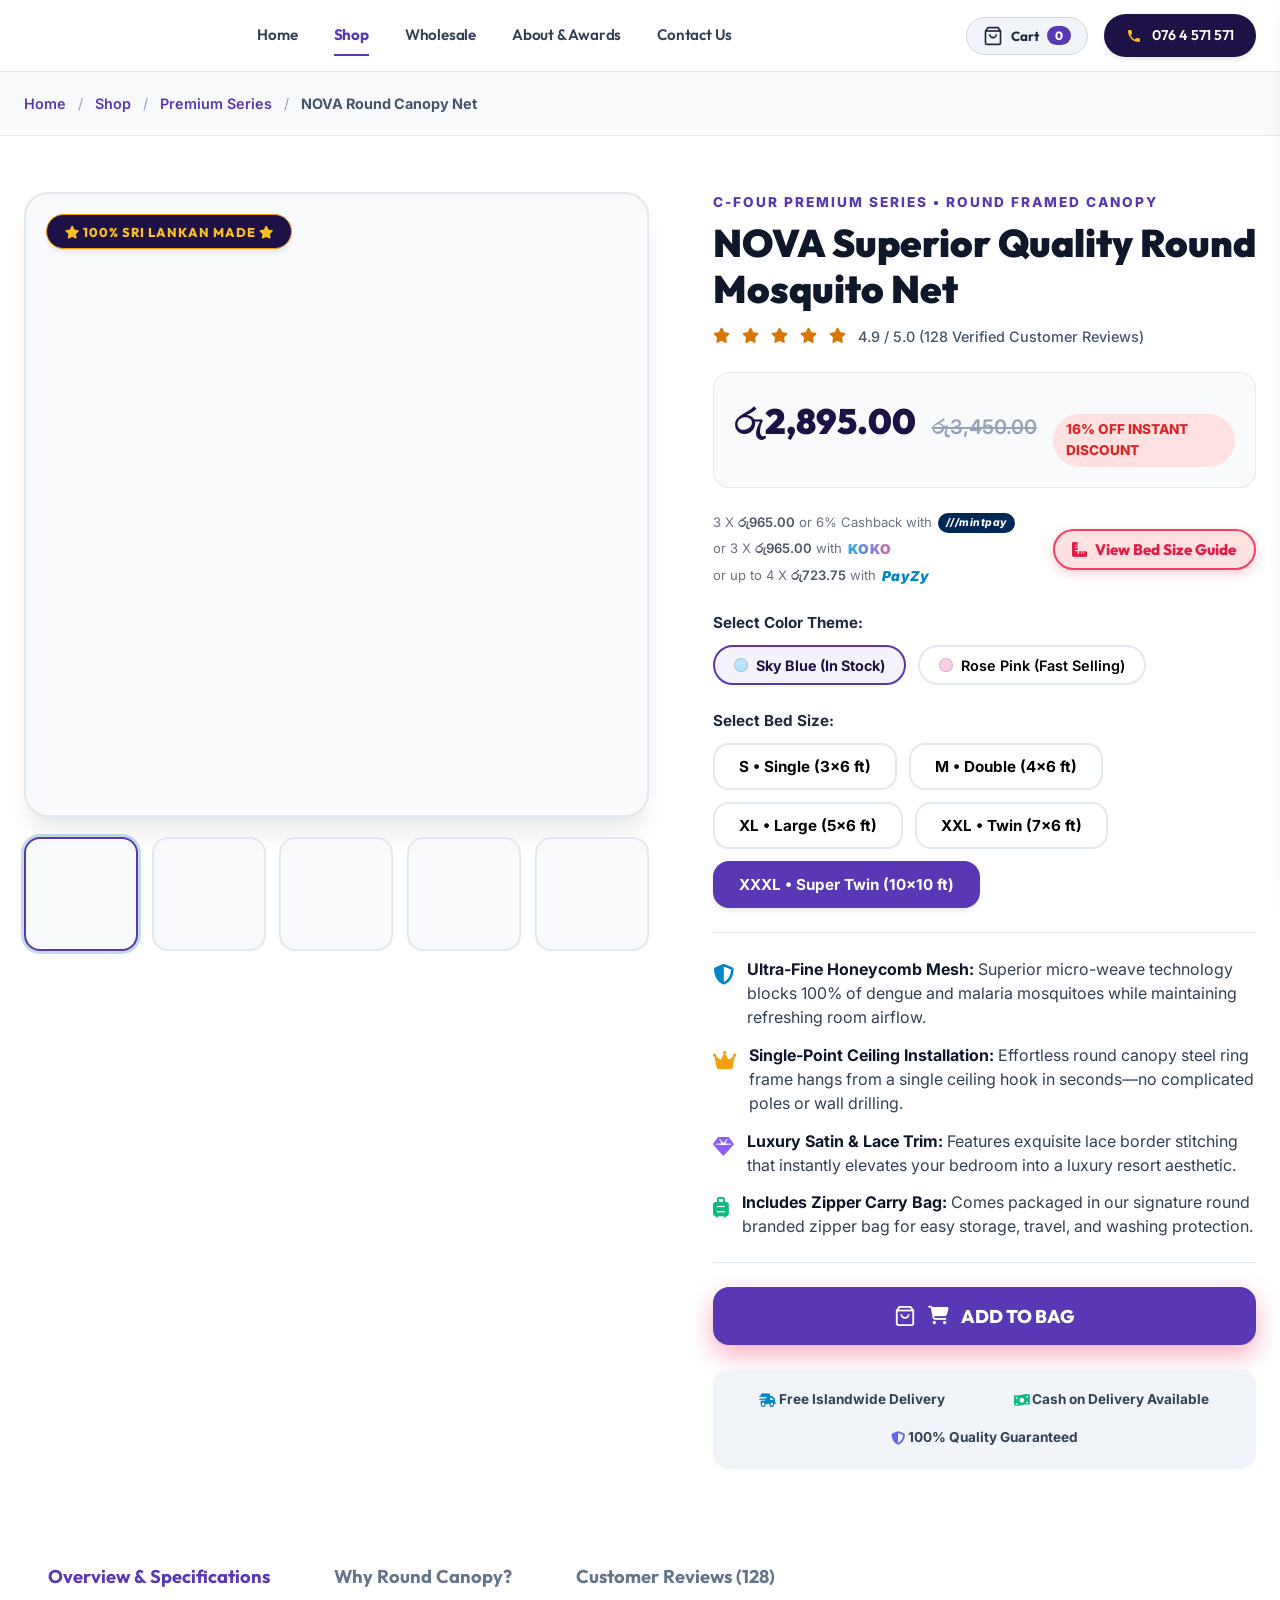
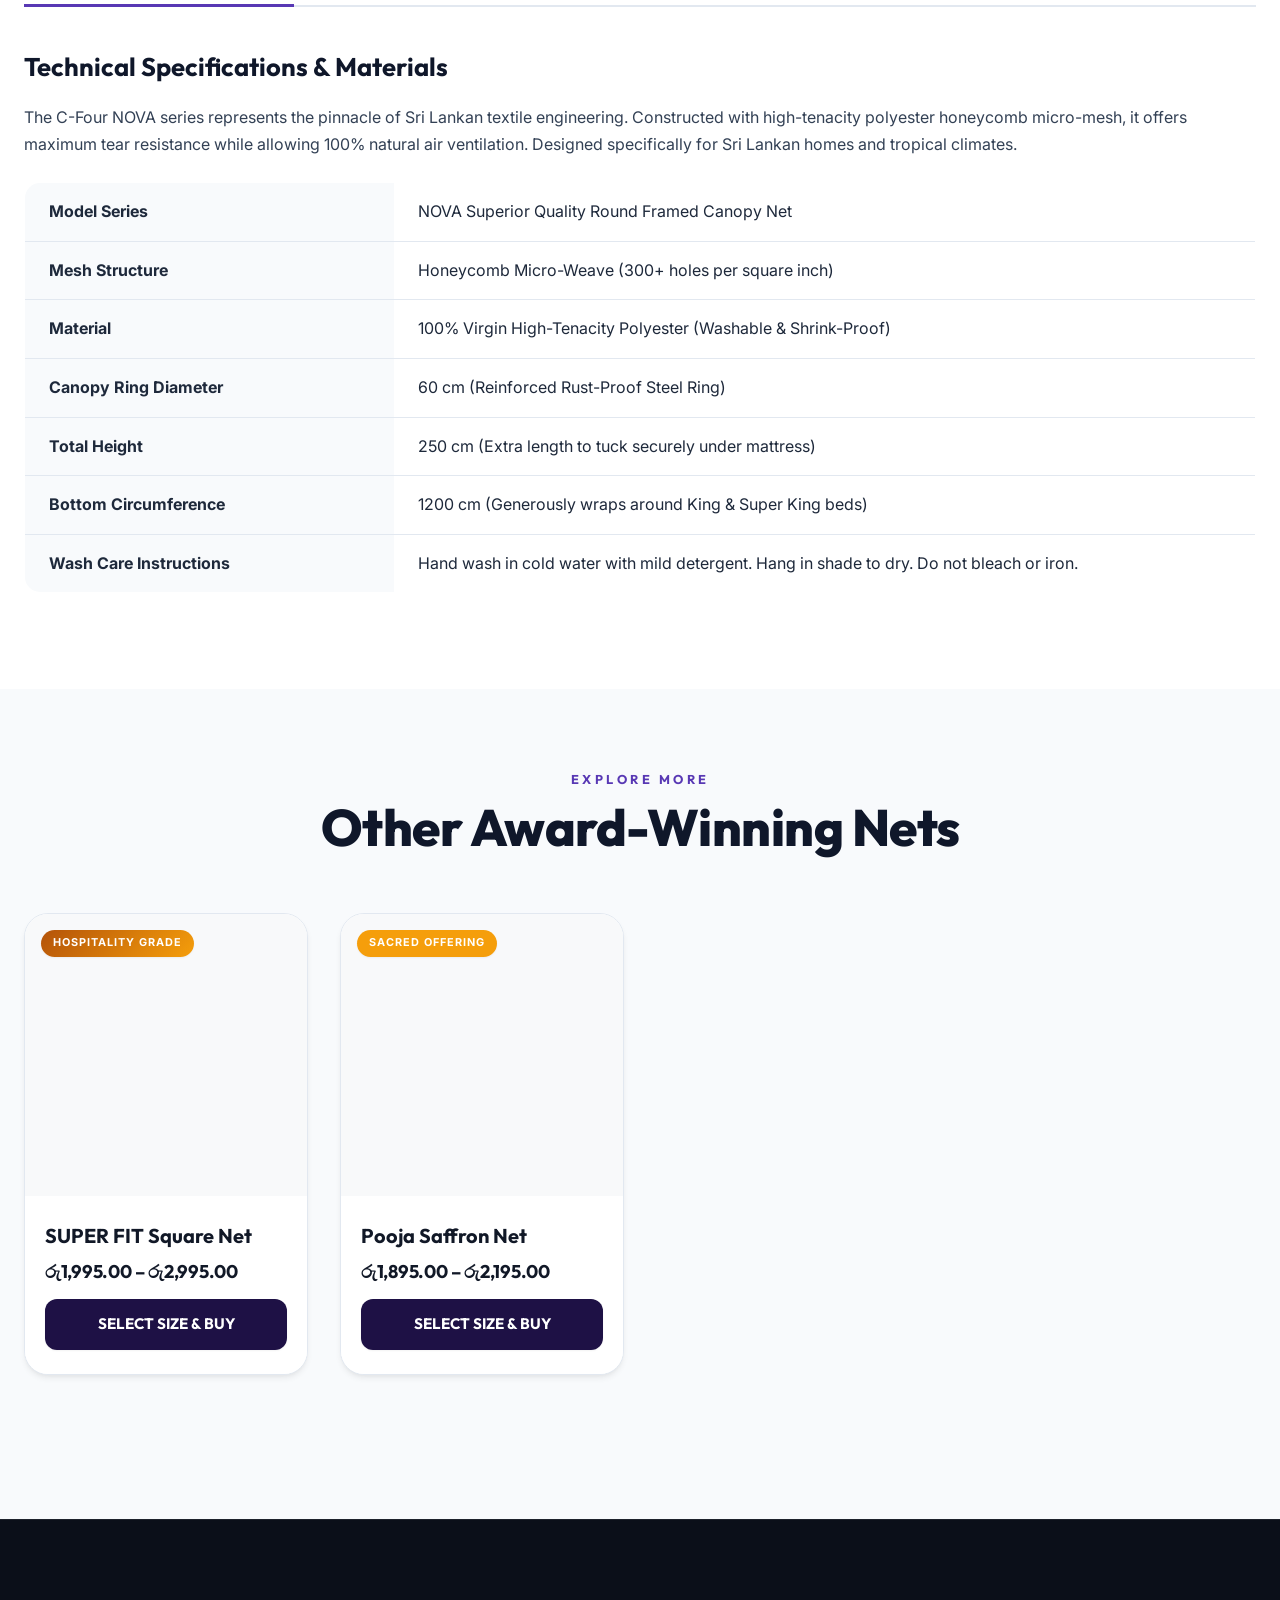
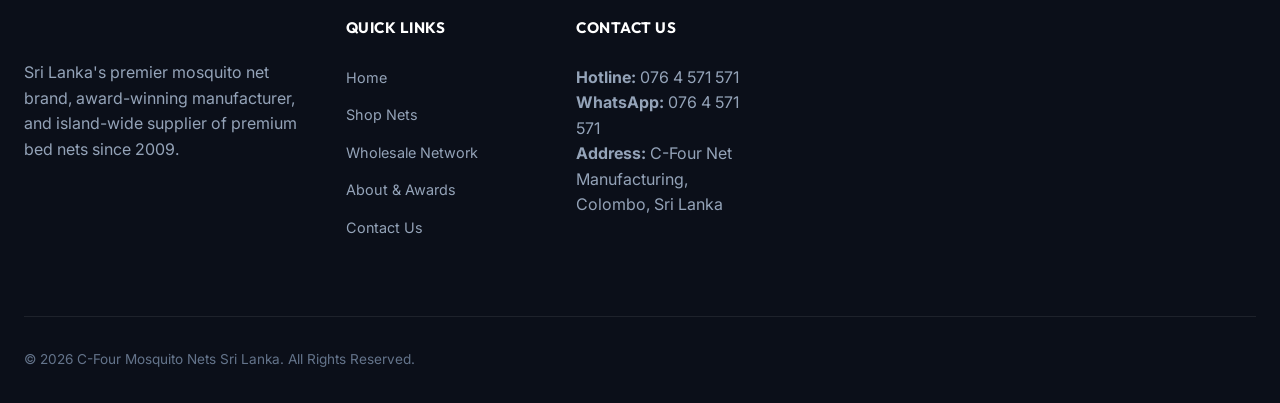
<file: product-nova.html>
<!DOCTYPE html>
<html lang="en">
<head>
  <meta charset="UTF-8">
  <meta name="viewport" content="width=device-width, initial-scale=1.0">
  <title>NOVA Round Canopy Mosquito Net | C-Four Sri Lanka</title>
  <meta name="description" content="Buy C-Four NOVA Round Canopy Mosquito Net online in Sri Lanka. Superior honeycomb mesh, easy single-point ceiling hanging, elegant lace trim, and zipper carry bag included.">
    <link rel="preconnect" href="https://fonts.googleapis.com">
  <link rel="preconnect" href="https://fonts.gstatic.com" crossorigin>
  <link rel="preconnect" href="https://cdnjs.cloudflare.com">
  <link rel="dns-prefetch" href="https://cdnjs.cloudflare.com">
  <link rel="stylesheet" href="https://cdnjs.cloudflare.com/ajax/libs/font-awesome/6.5.1/css/all.min.css" integrity="sha512-DTOQO9RWCH3ppGqcWaEA1BIZOC6xxalwEsw9c2QQeAIftl+Vegovlnee1c9QX4TctnWMn13TZye+giMm8e2LwA==" crossorigin="anonymous" referrerpolicy="no-referrer" />
  <link rel="stylesheet" href="styles.css">
  <!-- Google Fonts: Outfit -->
  <link rel="preconnect" href="https://fonts.googleapis.com">
  <link rel="preconnect" href="https://fonts.gstatic.com" crossorigin>
  <link href="https://fonts.googleapis.com/css2?family=Outfit:wght@300;400;500;600;700;800;900&display=swap" rel="stylesheet">
</head>
<body>

  <!-- HEADER -->
  <header class="header" id="mainHeader">
    <div class="container">
      <div class="header-inner">
        <a href="index.html" class="logo" id="logo">
          <img src="images/logo.jpg" alt="C-Four - Award-Winning Mosquito Net">
        </a>
        <nav class="nav-links" id="navLinks">
          <a href="index.html">Home</a>
          <a href="index.html#products" class="active">Shop</a>
          <a href="index.html#wholesale">Wholesale</a>
          <a href="index.html#about">About & Awards</a>
          <a href="index.html#contact">Contact Us</a>
        </nav>
        <div class="nav-actions">
          <button class="btn-cart-nav" onclick="openCartDrawer()" title="View Shopping Cart">
            <svg viewBox="0 0 24 24" fill="none" stroke="currentColor" stroke-width="2" width="20" height="20"><path d="M6 2L3 6v14a2 2 0 0 0 2 2h14a2 2 0 0 0 2-2V6l-3-4z"/><line x1="3" y1="6" x2="21" y2="6"/><path d="M16 10a4 4 0 0 1-8 0"/></svg>
            <span>Cart</span>
            <span class="cart-badge-count" id="navCartCount">0</span>
          </button>
          <a href="tel:+94764571571" class="btn-phone" id="phoneBtn">
            <svg viewBox="0 0 24 24" fill="currentColor" width="16" height="16"><path d="M6.62 10.79c1.44 2.83 3.76 5.14 6.59 6.59l2.2-2.2c.27-.27.67-.36 1.02-.24 1.12.37 2.33.57 3.57.57.55 0 1 .45 1 1V20c0 .55-.45 1-1 1-9.39 0-17-7.61-17-17 0-.55.45-1 1-1h3.5c.55 0 1 .45 1 1 0 1.25.2 2.45.57 3.57.11.35.03.74-.25 1.02l-2.2 2.2z"/></svg>
            076 4 571 571
          </a>
          <button class="mobile-toggle" id="mobileToggle" aria-label="Open Menu">
            <span></span><span></span><span></span>
          </button>
        </div>
      </div>
    </div>
  </header>

  <!-- Mobile Navigation -->
  <div class="mobile-nav" id="mobileNav">
    <div class="mobile-nav-inner">
      <button class="mobile-nav-close" id="mobileNavClose" aria-label="Close Menu"><i class="fa-solid fa-xmark"></i></button>
      <div class="mobile-nav-links">
        <a href="index.html">Home</a>
        <a href="index.html#products">Shop</a>
        <a href="index.html#wholesale">Wholesale</a>
        <a href="index.html#about">About & Awards</a>
        <a href="index.html#contact">Contact Us</a>
      </div>
      <a href="tel:+94764571571" class="btn-primary" style="justify-content: center; margin-top: 1rem;">
        Call 076 4 571 571
      </a>
    </div>
  </div>

  <!-- BREADCRUMB -->
  <div class="breadcrumb">
    <div class="container">
      <a href="index.html">Home</a> <span>/</span> <a href="index.html#products">Shop</a> <span>/</span> <a href="#">Premium Series</a> <span>/</span> <strong>NOVA Round Canopy Net</strong>
    </div>
  </div>

  <!-- PRODUCT DETAIL SECTION -->
  <section class="product-detail-section">
    <div class="container">
      <div class="product-showcase-grid">
        
        <!-- Left: Sticky Image Gallery Showcase -->
        <div class="product-gallery">
          <div class="gallery-main-wrapper" id="mainImageWrap">
            <span class="gallery-badge-top"><i class="fa-solid fa-star"></i> 100% SRI LANKAN MADE <i class="fa-solid fa-star"></i></span>
            <img src="images/nova-gallery-1.jpg" id="mainDisplayImage" alt="NOVA Superior Quality Round Canopy Mosquito Net - Main View">
          </div>
          
          <div class="gallery-thumbs">
            <button class="thumb-btn active" onclick="switchImage('images/nova-gallery-1.jpg', this)" title="1. The Hook (Primary Clean View)">
              <img src="images/nova-gallery-1.jpg" alt="1. The Hook - Primary clean structure and symmetry">
            </button>
            <button class="thumb-btn" onclick="switchImage('images/nova-gallery-2.jpg', this)" title="2. The Volume (45-Degree Drape Scale)">
              <img src="images/nova-gallery-2.jpg" alt="2. The Volume - 45-degree angle showing depth and bed drape">
            </button>
            <button class="thumb-btn" onclick="switchImage('images/nova-gallery-3.jpg', this)" title="3. The Aspiration (Sun-Drenched Lifestyle)">
              <img src="images/nova-gallery-3.jpg" alt="3. The Aspiration - Beautiful sun-drenched real-world bedroom setting">
            </button>
            <button class="thumb-btn" onclick="switchImage('images/nova-gallery-4.jpg', this)" title="4. The Quality Proof (Macro Mesh & Lace Detail)">
              <img src="images/nova-gallery-4.jpg" alt="4. The Quality Proof - Macro detail of premium mesh and delicate lace stitching">
            </button>
            <button class="thumb-btn" onclick="switchImage('images/nova-gallery-5.jpg', this)" title="5. The Final Expectation (Branded Packaging)">
              <img src="images/nova-gallery-5.jpg" alt="5. The Final Expectation - C-Four branded package confirming professional brand identity">
            </button>
          </div>
        </div>

        <!-- Right: Product Buy Box -->
        <div class="product-buy-box">
          <div class="buy-box-header">
            <span class="sub-label">C-FOUR PREMIUM SERIES • ROUND FRAMED CANOPY</span>
            <h1>NOVA Superior Quality Round Mosquito Net</h1>
            <div class="buy-box-rating">
              <i class="fa-solid fa-star"></i><i class="fa-solid fa-star"></i><i class="fa-solid fa-star"></i><i class="fa-solid fa-star"></i><i class="fa-solid fa-star"></i> <span>4.9 / 5.0 (128 Verified Customer Reviews)</span>
            </div>
          </div>

          <!-- Price Display -->
          <div class="buy-box-price">
            <span class="current-price" id="priceDisplay">රු2,895.00</span>
            <span class="old-price" id="oldPriceDisplay">රු3,450.00</span>
            <span class="discount-tag">16% OFF INSTANT DISCOUNT</span>
          </div>

          <!-- BNPL Payment Options & Size Guide -->
          <div style="display: flex; justify-content: space-between; align-items: center; gap: 1rem; flex-wrap: wrap; margin: 0;">
            <div class="bnpl-rainco" style="margin: 0; flex: 1; min-width: 240px;">
              <div>3 X <strong>රු965.00</strong> or 6% Cashback with <span class="badge-mintpay">///mintpay</span></div>
              <div>or 3 X <strong>රු965.00</strong> with <span class="badge-koko">KOKO</span></div>
              <div>or up to 4 X <strong>රු723.75</strong> with <span class="badge-payzy">PayZy</span></div>
            </div>
            <div style="display: flex; align-items: center; justify-content: center;">
              <button type="button" class="btn-size-guide" onclick="openSizeModal()"><i class="fa-solid fa-ruler-combined"></i> View Bed Size Guide</button>
            </div>
          </div>

          <!-- Color Selector -->
          <div class="option-group">
            <span class="option-label">Select Color Theme:</span>
            <div class="color-pills">
              <button class="color-pill-btn active" onclick="selectColor(this, 'Sky Blue')">
                <span class="color-dot" style="background: #bae6fd;"></span> Sky Blue (In Stock)
              </button>
              <button class="color-pill-btn" onclick="selectColor(this, 'Rose Pink')">
                <span class="color-dot" style="background: #fbcfe8;"></span> Rose Pink (Fast Selling)
              </button>
            </div>
          </div>

          <!-- Size Selector -->
          <div class="option-group">
            <span class="option-label">Select Bed Size:</span>
            <div class="size-pills-large">
              <button class="size-pill-large" onclick="selectSize(this, 'S (Single)', 'රු1,895.00', 'රු2,300.00')">S • Single (3×6 ft)</button>
              <button class="size-pill-large" onclick="selectSize(this, 'M (Double)', 'රු2,150.00', 'රු2,600.00')">M • Double (4×6 ft)</button>
              <button class="size-pill-large" onclick="selectSize(this, 'XL (Large)', 'රු2,450.00', 'රු2,950.00')">XL • Large (5×6 ft)</button>
              <button class="size-pill-large" onclick="selectSize(this, 'XXL (Twin)', 'රු2,695.00', 'රු3,200.00')">XXL • Twin (7×6 ft)</button>
              <button class="size-pill-large active" onclick="selectSize(this, 'XXXL (Super Twin)', 'රු2,895.00', 'රු3,450.00')">XXXL • Super Twin (10×10 ft)</button>
            </div>
          </div>

          <!-- Key Benefits List -->
          <ul class="key-benefits-list">
            <li>
              <span class="benefit-icon"><i class="fa-solid fa-shield-halved" style="color: #0284c7;"></i></span>
              <div><strong>Ultra-Fine Honeycomb Mesh:</strong> Superior micro-weave technology blocks 100% of dengue and malaria mosquitoes while maintaining refreshing room airflow.</div>
            </li>
            <li>
              <span class="benefit-icon"><i class="fa-solid fa-crown" style="color: #f59e0b;"></i></span>
              <div><strong>Single-Point Ceiling Installation:</strong> Effortless round canopy steel ring frame hangs from a single ceiling hook in seconds—no complicated poles or wall drilling.</div>
            </li>
            <li>
              <span class="benefit-icon"><i class="fa-solid fa-gem" style="color: #8b5cf6;"></i></span>
              <div><strong>Luxury Satin & Lace Trim:</strong> Features exquisite lace border stitching that instantly elevates your bedroom into a luxury resort aesthetic.</div>
            </li>
            <li>
              <span class="benefit-icon"><i class="fa-solid fa-suitcase-rolling" style="color: #10b981;"></i></span>
              <div><strong>Includes Zipper Carry Bag:</strong> Comes packaged in our signature round branded zipper bag for easy storage, travel, and washing protection.</div>
            </li>
          </ul>

          <!-- Action Buttons -->
          <div class="action-buttons-wrap">
            <button type="button" class="btn-add-cart" onclick="addToCart()">
              <svg viewBox="0 0 24 24" fill="none" stroke="currentColor" stroke-width="2" width="22" height="22"><path d="M6 2L3 6v14a2 2 0 0 0 2 2h14a2 2 0 0 0 2-2V6l-3-4z"/><line x1="3" y1="6" x2="21" y2="6"/><path d="M16 10a4 4 0 0 1-8 0"/></svg>
              <i class="fa-solid fa-cart-shopping"></i> ADD TO BAG
            </button>
          </div>

          <!-- Trust Strip -->
          <div class="trust-guarantee-strip">
            <div><i class="fa-solid fa-truck-fast" style="color: #0284c7;"></i> Free Islandwide Delivery</div>
            <div><i class="fa-solid fa-money-bill-wave" style="color: #10b981;"></i> Cash on Delivery Available</div>
            <div><i class="fa-solid fa-shield-halved" style="color: #6366f1;"></i> 100% Quality Guaranteed</div>
          </div>

        </div>

      </div>

      <!-- TABS SECTION -->
      <div class="product-tabs-wrapper">
        <div class="tabs-nav">
          <button class="tab-link active" onclick="openTab(event, 'tabSpecs')">Overview & Specifications</button>
          <button class="tab-link" onclick="openTab(event, 'tabWhy')">Why Round Canopy?</button>
          <button class="tab-link" onclick="openTab(event, 'tabReviews')">Customer Reviews (128)</button>
        </div>

        <!-- Tab 1: Specs -->
        <div id="tabSpecs" class="tab-pane active">
          <h3 style="font-family: var(--font-heading); font-size: 1.6rem; margin-bottom: 1rem; color: var(--neutral-900);">Technical Specifications & Materials</h3>
          <p style="color: var(--neutral-700); line-height: 1.7; margin-bottom: 1.5rem;">The C-Four NOVA series represents the pinnacle of Sri Lankan textile engineering. Constructed with high-tenacity polyester honeycomb micro-mesh, it offers maximum tear resistance while allowing 100% natural air ventilation. Designed specifically for Sri Lankan homes and tropical climates.</p>
          
          <table class="spec-table">
            <tr>
              <th>Model Series</th>
              <td>NOVA Superior Quality Round Framed Canopy Net</td>
            </tr>
            <tr>
              <th>Mesh Structure</th>
              <td>Honeycomb Micro-Weave (300+ holes per square inch)</td>
            </tr>
            <tr>
              <th>Material</th>
              <td>100% Virgin High-Tenacity Polyester (Washable & Shrink-Proof)</td>
            </tr>
            <tr>
              <th>Canopy Ring Diameter</th>
              <td>60 cm (Reinforced Rust-Proof Steel Ring)</td>
            </tr>
            <tr>
              <th>Total Height</th>
              <td>250 cm (Extra length to tuck securely under mattress)</td>
            </tr>
            <tr>
              <th>Bottom Circumference</th>
              <td>1200 cm (Generously wraps around King & Super King beds)</td>
            </tr>
            <tr>
              <th>Wash Care Instructions</th>
              <td>Hand wash in cold water with mild detergent. Hang in shade to dry. Do not bleach or iron.</td>
            </tr>
          </table>
        </div>

        <!-- Tab 2: Why Round Canopy -->
        <div id="tabWhy" class="tab-pane">
          <h3 style="font-family: var(--font-heading); font-size: 1.6rem; margin-bottom: 1rem; color: var(--neutral-900);">Why Sri Lankans Prefer C-Four Round Canopies</h3>
          <p style="color: var(--neutral-700); line-height: 1.7; margin-bottom: 2rem;">Traditional rectangular 4-poster nets require drilling multiple ugly hooks or tying messy strings across your bedroom walls. The C-Four NOVA Round Canopy revolutionizes mosquito protection with elegance and sheer simplicity.</p>
          
          <div style="display: grid; grid-template-columns: repeat(auto-fit, minmax(280px, 1fr)); gap: 1.5rem;">
            <div style="background: var(--neutral-50); padding: 2rem; border-radius: var(--radius-xl); border: 1px solid var(--neutral-200);">
              <h4 style="font-size: 1.25rem; color: var(--primary-900); margin-bottom: 0.5rem;"><i class="fa-solid fa-stopwatch" style="color: #f59e0b;"></i> 60-Second Hook Setup</h4>
              <p style="color: var(--neutral-600); line-height: 1.6;">Includes a heavy-duty stainless steel ceiling ring and mounting hook. Simply screw into the ceiling center and hang—your entire bed is protected in under a minute.</p>
            </div>
            <div style="background: var(--neutral-50); padding: 2rem; border-radius: var(--radius-xl); border: 1px solid var(--neutral-200);">
              <h4 style="font-size: 1.25rem; color: var(--primary-900); margin-bottom: 0.5rem;"><i class="fa-solid fa-wind" style="color: #10b981;"></i> 360° Unrestricted Airflow</h4>
              <p style="color: var(--neutral-600); line-height: 1.6;">Our hexagonal micro-mesh weave keeps out even the tiniest sandflies while allowing ceiling fan air to circulate freely without trapping room heat.</p>
            </div>
            <div style="background: var(--neutral-50); padding: 2rem; border-radius: var(--radius-xl); border: 1px solid var(--neutral-200);">
              <h4 style="font-size: 1.25rem; color: var(--primary-900); margin-bottom: 0.5rem;"><i class="fa-solid fa-crown" style="color: #f59e0b;"></i> Luxury Bedroom Aesthetic</h4>
              <p style="color: var(--neutral-600); line-height: 1.6;">The graceful flowing drape and decorative lace border create an enchanting, resort-like canopy over your master bed, transforming ordinary bedrooms into royal sanctuaries.</p>
            </div>
            <div style="background: var(--neutral-50); padding: 2rem; border-radius: var(--radius-xl); border: 1px solid var(--neutral-200);">
              <h4 style="font-size: 1.25rem; color: var(--primary-900); margin-bottom: 0.5rem;"><i class="fa-solid fa-bed" style="color: #3b82f6;"></i> Universal Size Compatibility</h4>
              <p style="color: var(--neutral-600); line-height: 1.6;">Thanks to its expansive 12-meter bottom circumference, a single King-size Nova net expands effortlessly to enclose Single, Double, Queen, or King beds without any tight gaps.</p>
            </div>
          </div>
        </div>

        <!-- Tab 4: Reviews -->
        <div id="tabReviews" class="tab-pane">
          <div style="display: flex; align-items: center; justify-content: space-between; flex-wrap: wrap; gap: 1rem; margin-bottom: 2rem;">
            <h3 style="font-family: var(--font-heading); font-size: 1.6rem; color: var(--neutral-900); margin: 0;">Verified Customer Reviews</h3>
            <div style="font-size: 1.25rem; font-weight: 800; color: #d97706;"><i class="fa-solid fa-star"></i><i class="fa-solid fa-star"></i><i class="fa-solid fa-star"></i><i class="fa-solid fa-star"></i><i class="fa-solid fa-star"></i> 4.9 out of 5.0 (128 Ratings)</div>
          </div>
          
          <div style="display: flex; flex-direction: column; gap: 1.5rem;">
            <div style="padding: 1.5rem; background: var(--neutral-50); border-radius: var(--radius-xl); border: 1px solid var(--neutral-200);">
              <div style="display: flex; justify-content: space-between; margin-bottom: 0.5rem;">
                <strong style="color: var(--neutral-900);">Chamari Perera (Colombo)</strong>
                <span style="color: #d97706;"><i class="fa-solid fa-star"></i><i class="fa-solid fa-star"></i><i class="fa-solid fa-star"></i><i class="fa-solid fa-star"></i><i class="fa-solid fa-star"></i></span>
              </div>
              <p style="color: var(--neutral-700); margin: 0; line-height: 1.6;">"Absolutely stunning quality! The round canopy was so easy to hang over our bed. The mesh is super fine—not a single mosquito gets inside, but it doesn't feel stuffy at all. Looks very premium with the lace border."</p>
            </div>
            <div style="padding: 1.5rem; background: var(--neutral-50); border-radius: var(--radius-xl); border: 1px solid var(--neutral-200);">
              <div style="display: flex; justify-content: space-between; margin-bottom: 0.5rem;">
                <strong style="color: var(--neutral-900);">Kasun Jayawardena (Kandy)</strong>
                <span style="color: #d97706;"><i class="fa-solid fa-star"></i><i class="fa-solid fa-star"></i><i class="fa-solid fa-star"></i><i class="fa-solid fa-star"></i><i class="fa-solid fa-star"></i></span>
              </div>
              <p style="color: var(--neutral-700); margin: 0; line-height: 1.6;">"Ordered via WhatsApp and received it within 2 days with cash on delivery. The carrying bag is very handy. Best mosquito net brand in Sri Lanka without a doubt. Highly recommended!"</p>
            </div>
            <div style="padding: 1.5rem; background: var(--neutral-50); border-radius: var(--radius-xl); border: 1px solid var(--neutral-200);">
              <div style="display: flex; justify-content: space-between; margin-bottom: 0.5rem;">
                <strong style="color: var(--neutral-900);">Dr. Roshan Fernando (Galle)</strong>
                <span style="color: #d97706;"><i class="fa-solid fa-star"></i><i class="fa-solid fa-star"></i><i class="fa-solid fa-star"></i><i class="fa-solid fa-star"></i><i class="fa-solid fa-star"></i></span>
              </div>
              <p style="color: var(--neutral-700); margin: 0; line-height: 1.6;">"As a doctor, I always recommend C-Four nets for dengue prevention. The Nova model is well-engineered with durable stitching that survives regular washing without tearing. Excellent value for money."</p>
            </div>
          </div>
        </div>

      </div>
    </div>
  </section>

  <!-- RELATED PRODUCTS -->
  <section class="products-section" style="background: var(--neutral-50); padding: 5rem 0;">
    <div class="container">
      <div class="text-center" style="margin-bottom: 3.5rem;">
        <p class="section-label">EXPLORE MORE</p>
        <h2 class="section-title">Other Award-Winning Nets</h2>
      </div>

      <div class="products-grid">
        <!-- Superfit -->
        <div class="product-card">
          <div class="product-card-image">
            <a href="product-superfit.html">
              <img src="images/superfit-gallery-1.jpg" alt="SUPER FIT Square Framed Mosquito Net" style="width: 100%; height: 100%; object-fit: cover;">
            </a>
            <span class="product-badge gold">Hospitality Grade</span>
          </div>
          <div class="product-card-content">
            <a href="product-superfit.html" style="text-decoration: none; color: inherit;">
              <h3 class="product-name">SUPER FIT Square Net</h3>
            </a>
            <div class="price-range">රු1,995.00 – රු2,995.00</div>
            <a href="product-superfit.html" class="btn-buy-now">SELECT SIZE & BUY</a>
          </div>
        </div>
        <!-- Pooja -->
        <div class="product-card">
          <div class="product-card-image" style="cursor: pointer;" onclick="window.location.href='product-pooja.html'">
            <a href="product-pooja.html">
              <img src="images/pooja-gallery-1.jpg" alt="Pooja Saffron Meditation Net" style="width: 100%; height: 100%; object-fit: cover;">
            </a>
            <span class="product-badge" style="background: #f59e0b; color: #fff;">Sacred Offering</span>
          </div>
          <div class="product-card-content">
            <a href="product-pooja.html" style="text-decoration: none; color: inherit;">
              <h3 class="product-name">Pooja Saffron Net</h3>
            </a>
            <div class="price-range">රු1,895.00 – රු2,195.00</div>
            <a href="product-pooja.html" class="btn-buy-now">SELECT SIZE & BUY</a>
          </div>
      </div>
    </div>
  </section>

  <!-- FOOTER -->
  <footer class="footer">
    <div class="container">
      <div class="footer-grid">
        <div class="footer-column">
          <a href="index.html" class="logo footer-logo">
            <img src="images/logo.jpg" alt="C-Four Mosquito Net">
          </a>
          <p class="footer-about">
            Sri Lanka's premier mosquito net brand, award-winning manufacturer, and island-wide supplier of premium bed nets since 2009.
          </p>
        </div>
        <div class="footer-column">
          <h4>QUICK LINKS</h4>
          <ul>
            <li><a href="index.html">Home</a></li>
            <li><a href="index.html#products">Shop Nets</a></li>
            <li><a href="index.html#wholesale">Wholesale Network</a></li>
            <li><a href="index.html#about">About & Awards</a></li>
            <li><a href="index.html#contact">Contact Us</a></li>
          </ul>
        </div>
        <div class="footer-column">
          <h4>CONTACT US</h4>
          <p><strong>Hotline:</strong> <a href="tel:+94764571571">076 4 571 571</a></p>
          <p><strong>WhatsApp:</strong> <a href="https://wa.me/94764571571">076 4 571 571</a></p>
          <p><strong>Address:</strong> C-Four Net Manufacturing, Colombo, Sri Lanka</p>
        </div>
      </div>
      <div class="footer-bottom">
        <p>&copy; 2026 C-Four Mosquito Nets Sri Lanka. All Rights Reserved.</p>
      </div>
    </div>
  </footer>

  <script>
    // Image Switcher Logic
    function switchImage(src, btn) {
      document.getElementById('mainDisplayImage').src = src;
      document.querySelectorAll('.thumb-btn').forEach(b => b.classList.remove('active'));
      btn.classList.add('active');
    }

    // Color Selector
    let selectedColor = "Sky Blue";
    function selectColor(btn, colorName) {
      document.querySelectorAll('.color-pill-btn').forEach(b => b.classList.remove('active'));
      btn.classList.add('active');
      selectedColor = colorName;
    }

    // Size Selector
    let selectedSize = "XXXL (Super Twin)";
    function selectSize(btn, sizeName, price, oldPrice) {
      document.querySelectorAll('.size-pill-large').forEach(b => b.classList.remove('active'));
      btn.classList.add('active');
      selectedSize = sizeName;
      document.getElementById('priceDisplay').textContent = price;
      document.getElementById('oldPriceDisplay').textContent = oldPrice;
    }

    // Cart Drawer & Logic
    let cartQty = 1;
    function addToCart() {
      const price = document.getElementById('priceDisplay').textContent;
      const variant = `${selectedSize} Size • ${selectedColor}`;
      document.getElementById('cartVariantDisplay').textContent = variant;
      document.getElementById('cartPriceDisplay').textContent = price;
      document.getElementById('cartSubtotalDisplay').textContent = price;
      document.getElementById('cartTotalDisplay').textContent = price;
      
      const badge = document.getElementById('navCartCount');
      badge.textContent = "1";
      badge.style.transform = "scale(1.4)";
      setTimeout(() => { badge.style.transform = "scale(1)"; }, 300);
      
      openCartDrawer();
    }
    function updateCartQty(change) {
      cartQty = Math.max(1, cartQty + change);
      document.getElementById('cartQtyValue').textContent = cartQty;
      
      const unitPriceStr = document.getElementById('priceDisplay').textContent.replace(/[^0-9.]/g, '');
      const unitPrice = parseFloat(unitPriceStr) || 2895;
      const total = (unitPrice * cartQty).toLocaleString('en-US', {minimumFractionDigits: 2, maximumFractionDigits: 2});
      
      document.getElementById('cartPriceDisplay').textContent = `රු${total}`;
      document.getElementById('cartSubtotalDisplay').textContent = `රු${total}`;
      document.getElementById('cartTotalDisplay').textContent = `රු${total}`;
      document.getElementById('navCartCount').textContent = cartQty;
    }
    function removeCartItem() {
      cartQty = 0;
      document.getElementById('navCartCount').textContent = "0";
      document.getElementById('cartBodyContent').innerHTML = `<div style="text-align: center; padding: 3rem 1rem; color: var(--neutral-500);"><i class="fa-solid fa-bag-shopping" style="color: #ec4899;"></i> Your shopping bag is empty.<br><button onclick="closeCartDrawer()" class="btn-primary" style="margin-top: 1rem; padding: 0.75rem 1.5rem;">Continue Shopping</button></div>`;
      document.getElementById('cartFooterContent').style.display = 'none';
    }
    function openCartDrawer() {
      document.getElementById('cartDrawerOverlay').classList.add('active');
      document.getElementById('cartDrawer').classList.add('active');
      document.body.style.overflow = 'hidden';
    }
    function closeCartDrawer() {
      document.getElementById('cartDrawerOverlay').classList.remove('active');
      document.getElementById('cartDrawer').classList.remove('active');
      document.body.style.overflow = '';
    }
    function checkoutCart() {
      const price = document.getElementById('cartTotalDisplay').textContent;
      const variant = `${selectedSize} Size - ${selectedColor}`;
      const text = `Hello C-Four, I would like to checkout my bag:\n• Item: NOVA Round Mosquito Net\n• Variant: ${variant}\n• Qty: ${cartQty}\n• Total: ${price}\n\nPlease share COD delivery confirmation!`;
      window.open(`https://wa.me/94764571571?text=${encodeURIComponent(text)}`, '_blank');
    }

    // Tab Switcher
    function openTab(evt, tabId) {
      document.querySelectorAll('.tab-pane').forEach(pane => pane.classList.remove('active'));
      document.querySelectorAll('.tab-link').forEach(link => link.classList.remove('active'));
      document.getElementById(tabId).classList.add('active');
      evt.currentTarget.classList.add('active');
    }

    // Mobile Toggle
    const mobileToggle = document.getElementById('mobileToggle');
    const mobileNav = document.getElementById('mobileNav');
    const mobileNavClose = document.getElementById('mobileNavClose');
    if(mobileToggle && mobileNav && mobileNavClose) {
      mobileToggle.addEventListener('click', () => { mobileNav.classList.add('active'); });
      mobileNavClose.addEventListener('click', () => { mobileNav.classList.remove('active'); });
    }

    // Size Guide Modal Functions
    function openSizeModal() {
      document.getElementById('sizeGuideModal').classList.add('active');
      document.body.style.overflow = 'hidden';
    }
    function closeSizeModal(evt) {
      if (!evt || evt.target === document.getElementById('sizeGuideModal') || evt.type === 'click') {
        document.getElementById('sizeGuideModal').classList.remove('active');
        document.body.style.overflow = '';
      }
    }
  </script>

  <!-- SLIDE-OVER CART DRAWER -->
  <div class="cart-drawer-overlay" id="cartDrawerOverlay" onclick="closeCartDrawer()"></div>
  <div class="cart-drawer" id="cartDrawer">
    <div class="cart-drawer-header">
      <h3><i class="fa-solid fa-bag-shopping" style="color: #ec4899;"></i> Shopping Bag</h3>
      <button class="btn-close-modal" onclick="closeCartDrawer()" aria-label="Close Bag"><i class="fa-solid fa-xmark"></i></button>
    </div>
    <div class="cart-drawer-body" id="cartBodyContent">
      <div class="cart-item-row">
        <img src="images/nova-gallery-1.jpg" alt="NOVA Net" class="cart-item-img">
        <div class="cart-item-details">
          <div class="cart-item-title">NOVA Round Mosquito Net</div>
          <div class="cart-item-variant" id="cartVariantDisplay">XXXL (Super Twin) • Sky Blue</div>
          <div class="cart-item-price" id="cartPriceDisplay">රු2,895.00</div>
          <div style="display: flex; justify-content: space-between; align-items: center; margin-top: 0.5rem;">
            <div class="cart-qty-wrap">
              <button class="cart-qty-btn" onclick="updateCartQty(-1)">-</button>
              <span id="cartQtyValue" style="font-weight: 800; font-size: 0.9rem; padding: 0 0.3rem;">1</span>
              <button class="cart-qty-btn" onclick="updateCartQty(1)">+</button>
            </div>
            <button onclick="removeCartItem()" title="Remove Item" style="background: none; border: none; cursor: pointer; color: #ef4444; font-size: 1.1rem;"><i class="fa-solid fa-trash-can"></i></button>
          </div>
        </div>
      </div>
    </div>
    <div class="cart-drawer-footer" id="cartFooterContent">
      <div class="cart-summary-row">
        <span>Subtotal</span>
        <span id="cartSubtotalDisplay">රු2,895.00</span>
      </div>
      <div class="cart-summary-row">
        <span>Islandwide Delivery</span>
        <span style="color: #10b981; font-weight: 700;">FREE <i class="fa-solid fa-truck-fast" style="color: #10b981;"></i></span>
      </div>
      <div class="cart-total-row">
        <span>Total</span>
        <span id="cartTotalDisplay" style="color: var(--primary-600);">රු2,895.00</span>
      </div>
      <button onclick="checkoutCart()" class="btn-checkout">
        <i class="fa-solid fa-lock"></i> PROCEED TO CHECKOUT
      </button>
      <div style="text-align: center; margin-top: 0.75rem;">
        <button onclick="closeCartDrawer()" style="background: none; border: none; color: var(--neutral-500); font-size: 0.85rem; font-weight: 600; cursor: pointer; text-decoration: underline;">Continue Shopping</button>
      </div>
    </div>
  </div>

  <!-- SIZE GUIDE MODAL OVERLAY -->
  <div class="modal-overlay" id="sizeGuideModal" onclick="closeSizeModal(event)">
    <div class="modal-content" onclick="event.stopPropagation()">
      <div class="modal-header">
        <h3><i class="fa-solid fa-ruler-combined" style="color: #e11d48;"></i> C-Four Mosquito Net Size Guide</h3>
        <button class="btn-close-modal" onclick="closeSizeModal()" aria-label="Close Modal"><i class="fa-solid fa-xmark"></i></button>
      </div>
      <div class="modal-body">
        <p style="color: var(--neutral-600); margin-bottom: 1.25rem; font-size: 1.05rem;">Choose the perfect fit for your bed. Our round canopy nets expand effortlessly to drape cleanly over all standard Sri Lankan mattress dimensions.</p>
        <img src="images/size-guide.png" alt="C-Four Mosquito Nets Available Sizes Table - S (Single), M (Double), XL (Large), XXL (Twin), XXXL (Super Twin)">
        <div style="background: var(--primary-50); border: 1px solid var(--primary-200); padding: 1.25rem; border-radius: var(--radius-xl); color: var(--primary-900); font-weight: 600; display: flex; align-items: center; justify-content: center; gap: 0.75rem; flex-wrap: wrap;">
          <span><i class="fa-solid fa-headset" style="color: #0284c7;"></i> <strong>Not sure which size to choose?</strong> Contact our mosquito net specialists on WhatsApp for instant assistance.</span>
          <a href="https://wa.me/94764571571?text=Hello%20C-Four,%20I%20need%20help%20choosing%20the%20right%20size%20net%20for%20my%20bed." target="_blank" class="btn-primary" style="padding: 0.5rem 1.25rem; font-size: 0.9rem; background: #25D366; border: none; color: white; text-decoration: none;">Chat Now</a>
        </div>
      </div>
    </div>
  </div>
</body>
</html>
</file>
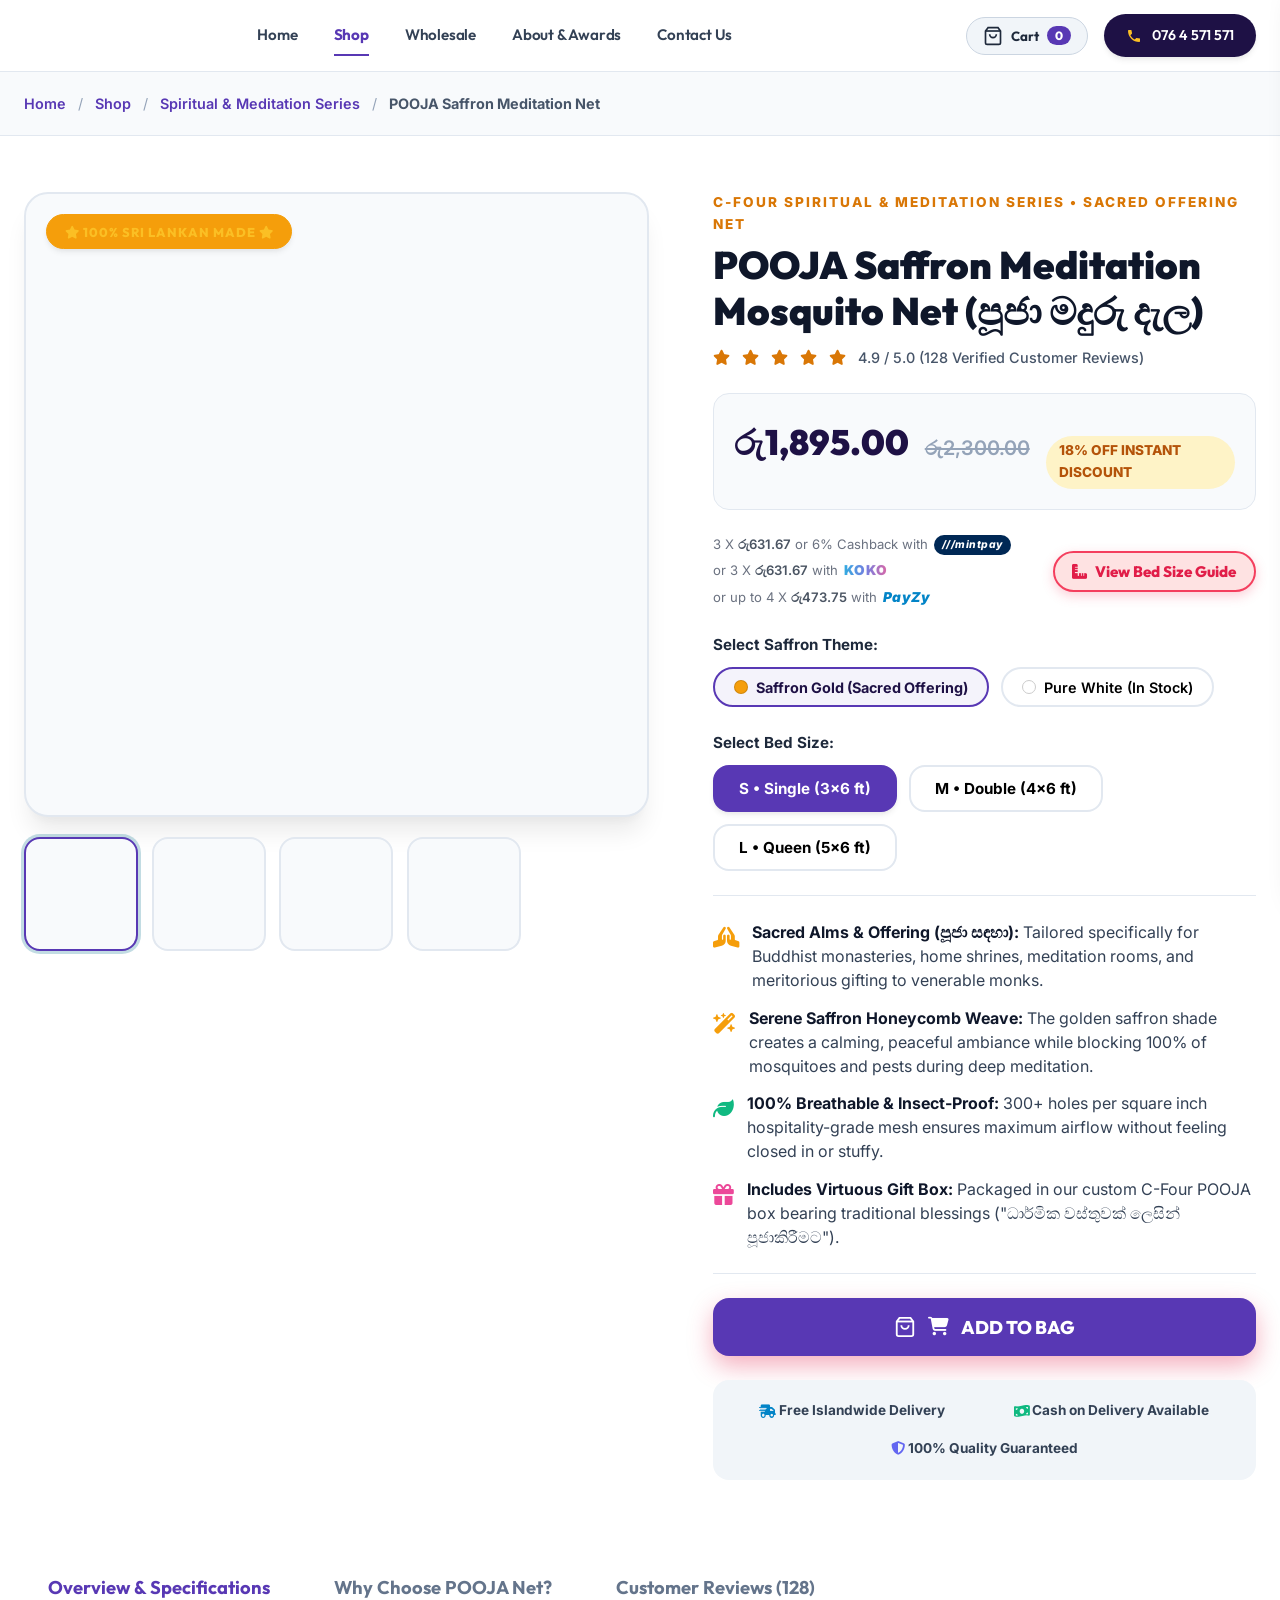
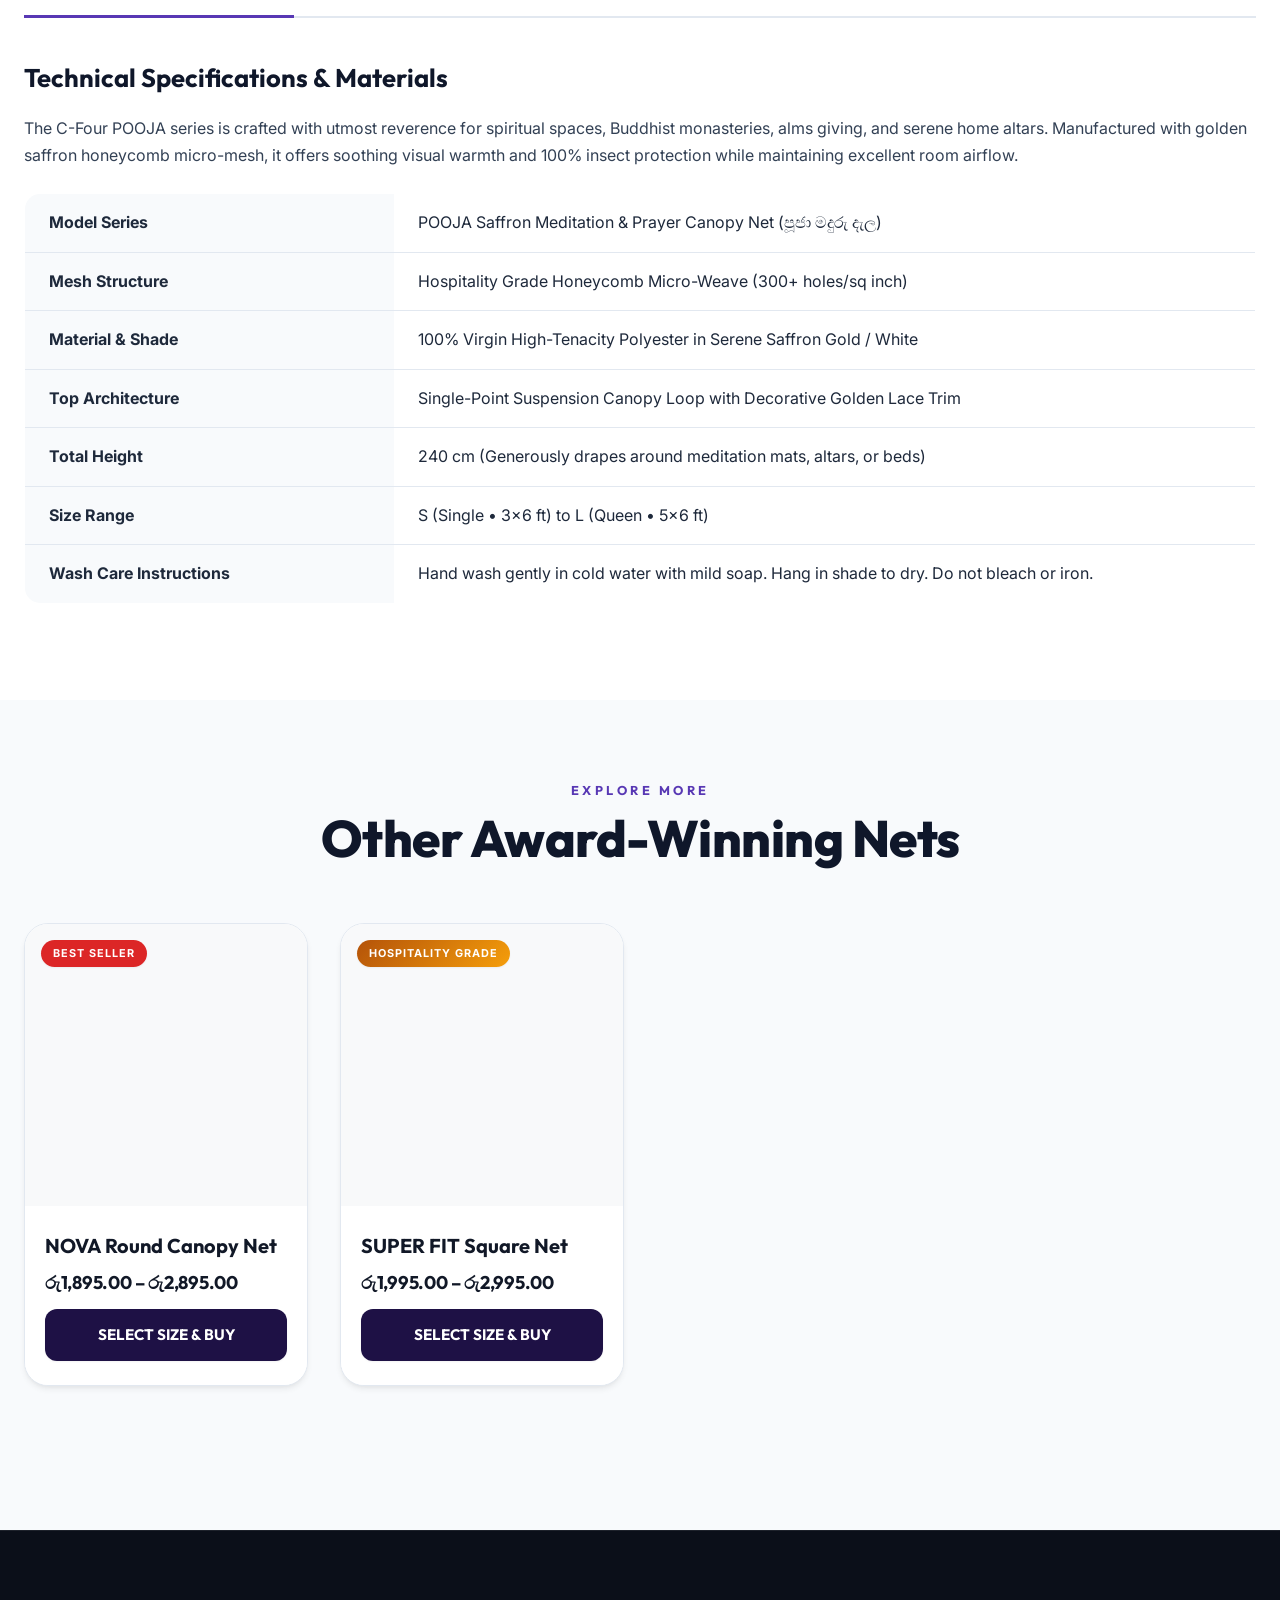
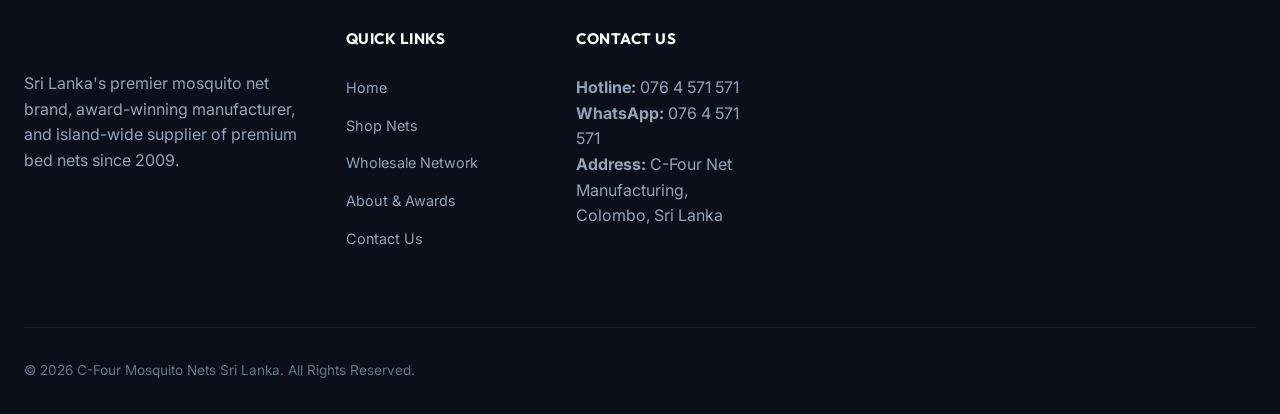
<file: product-pooja.html>
<!DOCTYPE html>
<html lang="en">
<head>
  <meta charset="UTF-8">
  <meta name="viewport" content="width=device-width, initial-scale=1.0">
  <title>POOJA Saffron Meditation & Prayer Mosquito Net | C-Four Sri Lanka</title>
  <meta name="description" content="Buy C-Four POOJA Saffron Meditation Mosquito Net online in Sri Lanka. Ideal for alms giving, home altars, monasteries, and peaceful bedroom retreats.">
    <link rel="preconnect" href="https://fonts.googleapis.com">
  <link rel="preconnect" href="https://fonts.gstatic.com" crossorigin>
  <link rel="preconnect" href="https://cdnjs.cloudflare.com">
  <link rel="dns-prefetch" href="https://cdnjs.cloudflare.com">
  <link rel="stylesheet" href="https://cdnjs.cloudflare.com/ajax/libs/font-awesome/6.5.1/css/all.min.css" integrity="sha512-DTOQO9RWCH3ppGqcWaEA1BIZOC6xxalwEsw9c2QQeAIftl+Vegovlnee1c9QX4TctnWMn13TZye+giMm8e2LwA==" crossorigin="anonymous" referrerpolicy="no-referrer" />
  <link rel="stylesheet" href="styles.css">
  <!-- Google Fonts: Outfit -->
  <link rel="preconnect" href="https://fonts.googleapis.com">
  <link rel="preconnect" href="https://fonts.gstatic.com" crossorigin>
  <link href="https://fonts.googleapis.com/css2?family=Outfit:wght@300;400;500;600;700;800;900&display=swap" rel="stylesheet">
</head>
<body>

  <!-- HEADER -->
  <header class="header" id="mainHeader">
    <div class="container">
      <div class="header-inner">
        <a href="index.html" class="logo" id="logo">
          <img src="images/logo.jpg" alt="C-Four - Award-Winning Mosquito Net">
        </a>
        <nav class="nav-links" id="navLinks">
          <a href="index.html">Home</a>
          <a href="index.html#products" class="active">Shop</a>
          <a href="index.html#wholesale">Wholesale</a>
          <a href="index.html#about">About & Awards</a>
          <a href="index.html#contact">Contact Us</a>
        </nav>
        <div class="nav-actions">
          <button class="btn-cart-nav" onclick="openCartDrawer()" title="View Shopping Cart">
            <svg viewBox="0 0 24 24" fill="none" stroke="currentColor" stroke-width="2" width="20" height="20"><path d="M6 2L3 6v14a2 2 0 0 0 2 2h14a2 2 0 0 0 2-2V6l-3-4z"/><line x1="3" y1="6" x2="21" y2="6"/><path d="M16 10a4 4 0 0 1-8 0"/></svg>
            <span>Cart</span>
            <span class="cart-badge-count" id="navCartCount">0</span>
          </button>
          <a href="tel:+94764571571" class="btn-phone" id="phoneBtn">
            <svg viewBox="0 0 24 24" fill="currentColor" width="16" height="16"><path d="M6.62 10.79c1.44 2.83 3.76 5.14 6.59 6.59l2.2-2.2c.27-.27.67-.36 1.02-.24 1.12.37 2.33.57 3.57.57.55 0 1 .45 1 1V20c0 .55-.45 1-1 1-9.39 0-17-7.61-17-17 0-.55.45-1 1-1h3.5c.55 0 1 .45 1 1 0 1.25.2 2.45.57 3.57.11.35.03.74-.25 1.02l-2.2 2.2z"/></svg>
            076 4 571 571
          </a>
          <button class="mobile-toggle" id="mobileToggle" aria-label="Open Menu">
            <span></span><span></span><span></span>
          </button>
        </div>
      </div>
    </div>
  </header>

  <!-- Mobile Navigation -->
  <div class="mobile-nav" id="mobileNav">
    <div class="mobile-nav-inner">
      <div class="mobile-nav-header">
        <span class="logo">C-Four</span>
        <button class="mobile-nav-close" id="mobileNavClose"><i class="fa-solid fa-xmark"></i></button>
      </div>
      <a href="index.html">Home</a>
      <a href="index.html#products">Shop</a>
      <a href="index.html#wholesale">Wholesale</a>
      <a href="index.html#about">About & Awards</a>
      <a href="index.html#contact">Contact Us</a>
    </div>
  </div>

  <!-- BREADCRUMB -->
  <div class="breadcrumb">
    <div class="container">
      <a href="index.html">Home</a> <span>/</span> <a href="index.html#products">Shop</a> <span>/</span> <a href="#">Spiritual & Meditation Series</a> <span>/</span> <strong>POOJA Saffron Meditation Net</strong>
    </div>
  </div>

  <!-- PRODUCT DETAIL SECTION -->
  <section class="product-detail-section">
    <div class="container">
      <div class="product-showcase-grid">
        
        <!-- Left: Sticky Image Gallery Showcase -->
        <div class="product-gallery">
          <div class="gallery-main-wrapper" id="mainImageWrap">
            <span class="gallery-badge-top" style="background: #f59e0b;"><i class="fa-solid fa-star"></i> 100% SRI LANKAN MADE <i class="fa-solid fa-star"></i></span>
            <img src="images/pooja-gallery-1.jpg" id="mainDisplayImage" alt="POOJA Saffron Meditation & Prayer Mosquito Net - Main View">
          </div>
          
          <div class="gallery-thumbs">
            <button class="thumb-btn active" onclick="switchImage('images/pooja-gallery-1.jpg', this)" title="1. The Branded Box (Virtuous Gift Packaging)">
              <img src="images/pooja-gallery-1.jpg" alt="1. The Branded Box - Pooja branded box for meritorious spiritual offering">
            </button>
            <button class="thumb-btn" onclick="switchImage('images/pooja-gallery-2.jpg', this)" title="2. The Hook (Hero Saffron Canopy)">
              <img src="images/pooja-gallery-2.jpg" alt="2. The Hook - Symmetrical saffron canopy hanging gracefully over bed">
            </button>
            <button class="thumb-btn" onclick="switchImage('images/pooja-gallery-3.jpg', this)" title="3. The Sacred Offering (Alms & Altar Setting)">
              <img src="images/pooja-gallery-3.jpg" alt="3. The Sacred Offering - Pooja package displayed with monk robes and lamp">
            </button>
            <button class="thumb-btn" onclick="switchImage('images/pooja-gallery-4.jpg', this)" title="4. The Quality Proof (Macro Golden Mesh Detail)">
              <img src="images/pooja-gallery-4.jpg" alt="4. The Quality Proof - Breathable golden honeycomb weave and lace border">
            </button>
          </div>
        </div>

        <!-- Right: Product Buy Box -->
        <div class="product-buy-box">
          <div class="buy-box-header">
            <span class="sub-label" style="color: #d97706;">C-FOUR SPIRITUAL & MEDITATION SERIES • SACRED OFFERING NET</span>
            <h1>POOJA Saffron Meditation Mosquito Net (පූජා මදුරු දැල)</h1>
            <div class="buy-box-rating">
              <i class="fa-solid fa-star"></i><i class="fa-solid fa-star"></i><i class="fa-solid fa-star"></i><i class="fa-solid fa-star"></i><i class="fa-solid fa-star"></i> <span>4.9 / 5.0 (128 Verified Customer Reviews)</span>
            </div>
          </div>

          <!-- Price Display -->
          <div class="buy-box-price">
            <span class="current-price" id="priceDisplay">රු1,895.00</span>
            <span class="old-price" id="oldPriceDisplay">රු2,300.00</span>
            <span class="discount-tag" style="background: #fef3c7; color: #b45309; border-color: #fde68a;">18% OFF INSTANT DISCOUNT</span>
          </div>

          <!-- BNPL Payment Options & Size Guide -->
          <div style="display: flex; justify-content: space-between; align-items: center; gap: 1rem; flex-wrap: wrap; margin: 0;">
            <div class="bnpl-rainco" style="margin: 0; flex: 1; min-width: 240px;">
              <div>3 X <strong>රු631.67</strong> or 6% Cashback with <span class="badge-mintpay">///mintpay</span></div>
              <div>or 3 X <strong>රු631.67</strong> with <span class="badge-koko">KOKO</span></div>
              <div>or up to 4 X <strong>රු473.75</strong> with <span class="badge-payzy">PayZy</span></div>
            </div>
            <div style="display: flex; align-items: center; justify-content: center;">
              <button type="button" class="btn-size-guide" onclick="openSizeModal()"><i class="fa-solid fa-ruler-combined"></i> View Bed Size Guide</button>
            </div>
          </div>

          <!-- Color Selector -->
          <div class="option-group">
            <span class="option-label">Select Saffron Theme:</span>
            <div class="color-pills">
              <button class="color-pill-btn active" onclick="selectColor(this, 'Saffron Gold (ධාර්මික රන්)')">
                <span class="color-dot" style="background: #f59e0b;"></span> Saffron Gold (Sacred Offering)
              </button>
              <button class="color-pill-btn" onclick="selectColor(this, 'Pure White (සුදු)')">
                <span class="color-dot" style="background: #ffffff; border: 1px solid #ccc;"></span> Pure White (In Stock)
              </button>
            </div>
          </div>

          <!-- Size Selector -->
          <div class="option-group">
            <span class="option-label">Select Bed Size:</span>
            <div class="size-pills-large">
              <button class="size-pill-large active" onclick="selectSize(this, 'S (Single)', 'රු1,895.00', 'රු2,300.00')">S • Single (3×6 ft)</button>
              <button class="size-pill-large" onclick="selectSize(this, 'M (Double)', 'රු2,050.00', 'රු2,500.00')">M • Double (4×6 ft)</button>
              <button class="size-pill-large" onclick="selectSize(this, 'L (Queen)', 'රු2,195.00', 'රු2,700.00')">L • Queen (5×6 ft)</button>
            </div>
          </div>

          <!-- Key Benefits List -->
          <ul class="key-benefits-list">
            <li>
              <span class="benefit-icon"><i class="fa-solid fa-hands-praying" style="color: #f59e0b;"></i></span>
              <div><strong>Sacred Alms & Offering (පූජා සඳහා):</strong> Tailored specifically for Buddhist monasteries, home shrines, meditation rooms, and meritorious gifting to venerable monks.</div>
            </li>
            <li>
              <span class="benefit-icon"><i class="fa-solid fa-wand-magic-sparkles" style="color: #f59e0b;"></i></span>
              <div><strong>Serene Saffron Honeycomb Weave:</strong> The golden saffron shade creates a calming, peaceful ambiance while blocking 100% of mosquitoes and pests during deep meditation.</div>
            </li>
            <li>
              <span class="benefit-icon"><i class="fa-solid fa-leaf" style="color: #10b981;"></i></span>
              <div><strong>100% Breathable & Insect-Proof:</strong> 300+ holes per square inch hospitality-grade mesh ensures maximum airflow without feeling closed in or stuffy.</div>
            </li>
            <li>
              <span class="benefit-icon"><i class="fa-solid fa-gift" style="color: #ec4899;"></i></span>
              <div><strong>Includes Virtuous Gift Box:</strong> Packaged in our custom C-Four POOJA box bearing traditional blessings ("ධාර්මික වස්තුවක් ලෙසින් පූජාකිරීමට").</div>
            </li>
          </ul>

          <!-- Action Buttons -->
          <div class="action-buttons-wrap">
            <button type="button" class="btn-add-cart" onclick="addToCart()">
              <svg viewBox="0 0 24 24" fill="none" stroke="currentColor" stroke-width="2" width="22" height="22"><path d="M6 2L3 6v14a2 2 0 0 0 2 2h14a2 2 0 0 0 2-2V6l-3-4z"/><line x1="3" y1="6" x2="21" y2="6"/><path d="M16 10a4 4 0 0 1-8 0"/></svg>
              <i class="fa-solid fa-cart-shopping"></i> ADD TO BAG
            </button>
          </div>

          <!-- Trust Strip -->
          <div class="trust-guarantee-strip">
            <div><i class="fa-solid fa-truck-fast" style="color: #0284c7;"></i> Free Islandwide Delivery</div>
            <div><i class="fa-solid fa-money-bill-wave" style="color: #10b981;"></i> Cash on Delivery Available</div>
            <div><i class="fa-solid fa-shield-halved" style="color: #6366f1;"></i> 100% Quality Guaranteed</div>
          </div>

        </div>

      </div>

      <!-- TABS SECTION -->
      <div class="product-tabs-wrapper">
        <div class="tabs-nav">
          <button class="tab-link active" onclick="openTab(event, 'tabSpecs')">Overview & Specifications</button>
          <button class="tab-link" onclick="openTab(event, 'tabWhy')">Why Choose POOJA Net?</button>
          <button class="tab-link" onclick="openTab(event, 'tabReviews')">Customer Reviews (128)</button>
        </div>

        <!-- Tab 1: Specs -->
        <div id="tabSpecs" class="tab-pane active">
          <h3 style="font-family: var(--font-heading); font-size: 1.6rem; margin-bottom: 1rem; color: var(--neutral-900);">Technical Specifications & Materials</h3>
          <p style="color: var(--neutral-700); line-height: 1.7; margin-bottom: 1.5rem;">The C-Four POOJA series is crafted with utmost reverence for spiritual spaces, Buddhist monasteries, alms giving, and serene home altars. Manufactured with golden saffron honeycomb micro-mesh, it offers soothing visual warmth and 100% insect protection while maintaining excellent room airflow.</p>
          
          <table class="spec-table">
            <tr>
              <th>Model Series</th>
              <td>POOJA Saffron Meditation & Prayer Canopy Net (පූජා මදුරු දැල)</td>
            </tr>
            <tr>
              <th>Mesh Structure</th>
              <td>Hospitality Grade Honeycomb Micro-Weave (300+ holes/sq inch)</td>
            </tr>
            <tr>
              <th>Material & Shade</th>
              <td>100% Virgin High-Tenacity Polyester in Serene Saffron Gold / White</td>
            </tr>
            <tr>
              <th>Top Architecture</th>
              <td>Single-Point Suspension Canopy Loop with Decorative Golden Lace Trim</td>
            </tr>
            <tr>
              <th>Total Height</th>
              <td>240 cm (Generously drapes around meditation mats, altars, or beds)</td>
            </tr>
            <tr>
              <th>Size Range</th>
              <td>S (Single • 3×6 ft) to L (Queen • 5×6 ft)</td>
            </tr>
            <tr>
              <th>Wash Care Instructions</th>
              <td>Hand wash gently in cold water with mild soap. Hang in shade to dry. Do not bleach or iron.</td>
            </tr>
          </table>
        </div>

        <!-- Tab 2: Why Choose Pooja -->
        <div id="tabWhy" class="tab-pane">
          <h3 style="font-family: var(--font-heading); font-size: 1.6rem; margin-bottom: 1rem; color: var(--neutral-900);">Why Sri Lankans Choose C-Four POOJA for Alms Giving & Meditation</h3>
          <p style="color: var(--neutral-700); line-height: 1.7; margin-bottom: 2rem;">In Sri Lankan tradition, offering a mosquito net to venerable monks or utilizing one in a meditation room requires a serene, respectful aesthetic. The C-Four POOJA net combines sacred traditional saffron symbolism with modern hospitality-grade durability.</p>
          
          <div style="display: grid; grid-template-columns: repeat(auto-fit, minmax(280px, 1fr)); gap: 1.5rem;">
            <div style="background: var(--neutral-50); padding: 2rem; border-radius: var(--radius-xl); border: 1px solid var(--neutral-200);">
              <h4 style="font-size: 1.25rem; color: #d97706; margin-bottom: 0.5rem;"><i class="fa-solid fa-hands-praying" style="color: #f59e0b;"></i> Meritorious Offering (පූජා සඳහා)</h4>
              <p style="color: var(--neutral-600); line-height: 1.6;">Specially designed and packaged with traditional blessings ("ධාර්මික වස්තුවක් ලෙසින් පූජාකිරීමට") making it the ideal gift for Kathina Pinkama, alms giving, and monastery donations.</p>
            </div>
            <div style="background: var(--neutral-50); padding: 2rem; border-radius: var(--radius-xl); border: 1px solid var(--neutral-200);">
              <h4 style="font-size: 1.25rem; color: #d97706; margin-bottom: 0.5rem;"><i class="fa-solid fa-wand-magic-sparkles" style="color: #f59e0b;"></i> Serene Golden Ambiance</h4>
              <p style="color: var(--neutral-600); line-height: 1.6;">The soft Saffron Gold tint filters room light into a warm, meditative glow that calms the mind and enhances focus during prayer and meditation.</p>
            </div>
            <div style="background: var(--neutral-50); padding: 2rem; border-radius: var(--radius-xl); border: 1px solid var(--neutral-200);">
              <h4 style="font-size: 1.25rem; color: #d97706; margin-bottom: 0.5rem;"><i class="fa-solid fa-leaf" style="color: #10b981;"></i> Unrestricted Room Airflow</h4>
              <p style="color: var(--neutral-600); line-height: 1.6;">Engineered with honeycomb micro-mesh that keeps even the smallest insects and mosquitoes out while allowing fans and natural breezes to keep you cool.</p>
            </div>
            <div style="background: var(--neutral-50); padding: 2rem; border-radius: var(--radius-xl); border: 1px solid var(--neutral-200);">
              <h4 style="font-size: 1.25rem; color: #d97706; margin-bottom: 0.5rem;"><i class="fa-solid fa-bolt" style="color: #f59e0b;"></i> Easy Single-Loop Setup</h4>
              <p style="color: var(--neutral-600); line-height: 1.6;">Hangs effortlessly from any single ceiling hook or stand, allowing for quick assembly and removal in temples, shrines, or bedroom spaces.</p>
            </div>
          </div>
        </div>

        <!-- Tab 3: Reviews -->
        <div id="tabReviews" class="tab-pane">
          <div style="display: flex; align-items: center; justify-content: space-between; flex-wrap: wrap; gap: 1rem; margin-bottom: 2rem;">
            <h3 style="font-family: var(--font-heading); font-size: 1.6rem; color: var(--neutral-900); margin: 0;">Verified Customer Reviews</h3>
            <div style="font-size: 1.25rem; font-weight: 800; color: #d97706;"><i class="fa-solid fa-star"></i><i class="fa-solid fa-star"></i><i class="fa-solid fa-star"></i><i class="fa-solid fa-star"></i><i class="fa-solid fa-star"></i> 4.9 out of 5.0 (128 Ratings)</div>
          </div>
          
          <div style="display: flex; flex-direction: column; gap: 1.5rem;">
            <div style="padding: 1.5rem; background: var(--neutral-50); border-radius: var(--radius-xl); border: 1px solid var(--neutral-200);">
              <div style="display: flex; justify-content: space-between; margin-bottom: 0.5rem;">
                <strong style="color: var(--neutral-900);">Upul Gunawardena (Anuradhapura)</strong>
                <span style="color: #d97706;"><i class="fa-solid fa-star"></i><i class="fa-solid fa-star"></i><i class="fa-solid fa-star"></i><i class="fa-solid fa-star"></i><i class="fa-solid fa-star"></i></span>
              </div>
              <p style="color: var(--neutral-700); margin: 0; line-height: 1.6;">"We purchased 5 of these POOJA saffron nets as an alms offering for our local monastery. The venerable monks were extremely happy with the quality and the breathable mesh. The packaging box is very respectful and beautiful."</p>
            </div>
            <div style="padding: 1.5rem; background: var(--neutral-50); border-radius: var(--radius-xl); border: 1px solid var(--neutral-200);">
              <div style="display: flex; justify-content: space-between; margin-bottom: 0.5rem;">
                <strong style="color: var(--neutral-900);">Sunethra Devi (Kurunegala)</strong>
                <span style="color: #d97706;"><i class="fa-solid fa-star"></i><i class="fa-solid fa-star"></i><i class="fa-solid fa-star"></i><i class="fa-solid fa-star"></i><i class="fa-solid fa-star"></i></span>
              </div>
              <p style="color: var(--neutral-700); margin: 0; line-height: 1.6;">"I use the Saffron Gold single net for my meditation room. It creates such a peaceful, calm environment when hanging over the mat. Absolutely insect-free and very easy to wash."</p>
            </div>
            <div style="padding: 1.5rem; background: var(--neutral-50); border-radius: var(--radius-xl); border: 1px solid var(--neutral-200);">
              <div style="display: flex; justify-content: space-between; margin-bottom: 0.5rem;">
                <strong style="color: var(--neutral-900);">Asanka Perera (Kelaniya)</strong>
                <span style="color: #d97706;"><i class="fa-solid fa-star"></i><i class="fa-solid fa-star"></i><i class="fa-solid fa-star"></i><i class="fa-solid fa-star"></i><i class="fa-solid fa-star"></i></span>
              </div>
              <p style="color: var(--neutral-700); margin: 0; line-height: 1.6;">"Fast COD delivery via WhatsApp! The golden lace border adds a really nice traditional touch. Excellent craftsmanship by C-Four as always."</p>
            </div>
          </div>
        </div>

      </div>
    </div>
  </section>

  <!-- RELATED PRODUCTS -->
  <section class="products-section" style="background: var(--neutral-50); padding: 5rem 0;">
    <div class="container">
      <div class="text-center" style="margin-bottom: 3.5rem;">
        <p class="section-label">EXPLORE MORE</p>
        <h2 class="section-title">Other Award-Winning Nets</h2>
      </div>

      <div class="products-grid">
        <!-- Nova -->
        <div class="product-card">
          <div class="product-card-image">
            <a href="product-nova.html">
              <img src="images/nova-gallery-1.jpg" alt="NOVA Round Canopy Mosquito Net" style="width: 100%; height: 100%; object-fit: cover;">
            </a>
            <span class="product-badge red">Best Seller</span>
          </div>
          <div class="product-card-content">
            <a href="product-nova.html" style="text-decoration: none; color: inherit;">
              <h3 class="product-name">NOVA Round Canopy Net</h3>
            </a>
            <div class="price-range">රු1,895.00 – රු2,895.00</div>
            <a href="product-nova.html" class="btn-buy-now">SELECT SIZE & BUY</a>
          </div>
        </div>
        <!-- Superfit -->
        <div class="product-card">
          <div class="product-card-image">
            <a href="product-superfit.html">
              <img src="images/superfit-gallery-1.jpg" alt="SUPER FIT Square Framed Net" style="width: 100%; height: 100%; object-fit: cover;">
            </a>
            <span class="product-badge gold">Hospitality Grade</span>
          </div>
          <div class="product-card-content">
            <a href="product-superfit.html" style="text-decoration: none; color: inherit;">
              <h3 class="product-name">SUPER FIT Square Net</h3>
            </a>
            <div class="price-range">රු1,995.00 – රු2,995.00</div>
            <a href="product-superfit.html" class="btn-buy-now">SELECT SIZE & BUY</a>
          </div>
      </div>
    </div>
  </section>

  <!-- FOOTER -->
  <footer class="footer">
    <div class="container">
      <div class="footer-grid">
        <div class="footer-column">
          <a href="index.html" class="logo footer-logo">
            <img src="images/logo.jpg" alt="C-Four Mosquito Net">
          </a>
          <p class="footer-about">
            Sri Lanka's premier mosquito net brand, award-winning manufacturer, and island-wide supplier of premium bed nets since 2009.
          </p>
        </div>
        <div class="footer-column">
          <h4>QUICK LINKS</h4>
          <ul>
            <li><a href="index.html">Home</a></li>
            <li><a href="index.html#products">Shop Nets</a></li>
            <li><a href="index.html#wholesale">Wholesale Network</a></li>
            <li><a href="index.html#about">About & Awards</a></li>
            <li><a href="index.html#contact">Contact Us</a></li>
          </ul>
        </div>
        <div class="footer-column">
          <h4>CONTACT US</h4>
          <p><strong>Hotline:</strong> <a href="tel:+94764571571">076 4 571 571</a></p>
          <p><strong>WhatsApp:</strong> <a href="https://wa.me/94764571571">076 4 571 571</a></p>
          <p><strong>Address:</strong> C-Four Net Manufacturing, Colombo, Sri Lanka</p>
        </div>
      </div>
      <div class="footer-bottom">
        <p>&copy; 2026 C-Four Mosquito Nets Sri Lanka. All Rights Reserved.</p>
      </div>
    </div>
  </footer>

  <script>
    // Image Switcher Logic
    function switchImage(src, btn) {
      document.getElementById('mainDisplayImage').src = src;
      document.querySelectorAll('.thumb-btn').forEach(b => b.classList.remove('active'));
      btn.classList.add('active');
    }

    // Color Selector
    let selectedColor = "Saffron Gold (ධාර්මික රන්)";
    function selectColor(btn, colorName) {
      document.querySelectorAll('.color-pill-btn').forEach(b => b.classList.remove('active'));
      btn.classList.add('active');
      selectedColor = colorName;
    }

    // Size Selector
    let selectedSize = "S (Single)";
    function selectSize(btn, sizeName, price, oldPrice) {
      document.querySelectorAll('.size-pill-large').forEach(b => b.classList.remove('active'));
      btn.classList.add('active');
      selectedSize = sizeName;
      document.getElementById('priceDisplay').textContent = price;
      document.getElementById('oldPriceDisplay').textContent = oldPrice;
    }

    // Cart Drawer & Logic
    let cartQty = 1;
    function addToCart() {
      const price = document.getElementById('priceDisplay').textContent;
      const variant = `${selectedSize} Size • ${selectedColor}`;
      document.getElementById('cartVariantDisplay').textContent = variant;
      document.getElementById('cartPriceDisplay').textContent = price;
      document.getElementById('cartSubtotalDisplay').textContent = price;
      document.getElementById('cartTotalDisplay').textContent = price;
      
      const badge = document.getElementById('navCartCount');
      badge.textContent = "1";
      badge.style.transform = "scale(1.4)";
      setTimeout(() => { badge.style.transform = "scale(1)"; }, 300);
      
      openCartDrawer();
    }
    function updateCartQty(change) {
      cartQty = Math.max(1, cartQty + change);
      document.getElementById('cartQtyValue').textContent = cartQty;
      
      const unitPriceStr = document.getElementById('priceDisplay').textContent.replace(/[^0-9.]/g, '');
      const unitPrice = parseFloat(unitPriceStr) || 1895;
      const total = (unitPrice * cartQty).toLocaleString('en-US', {minimumFractionDigits: 2, maximumFractionDigits: 2});
      
      document.getElementById('cartPriceDisplay').textContent = `රු${total}`;
      document.getElementById('cartSubtotalDisplay').textContent = `රු${total}`;
      document.getElementById('cartTotalDisplay').textContent = `රු${total}`;
      document.getElementById('navCartCount').textContent = cartQty;
    }
    function removeCartItem() {
      cartQty = 0;
      document.getElementById('navCartCount').textContent = "0";
      document.getElementById('cartBodyContent').innerHTML = `<div style="text-align: center; padding: 3rem 1rem; color: var(--neutral-500);"><i class="fa-solid fa-bag-shopping" style="color: #ec4899;"></i> Your shopping bag is empty.<br><button onclick="closeCartDrawer()" class="btn-primary" style="margin-top: 1rem; padding: 0.75rem 1.5rem;">Continue Shopping</button></div>`;
      document.getElementById('cartFooterContent').style.display = 'none';
    }
    function openCartDrawer() {
      document.getElementById('cartDrawerOverlay').classList.add('active');
      document.getElementById('cartDrawer').classList.add('active');
      document.body.style.overflow = 'hidden';
    }
    function closeCartDrawer() {
      document.getElementById('cartDrawerOverlay').classList.remove('active');
      document.getElementById('cartDrawer').classList.remove('active');
      document.body.style.overflow = '';
    }
    function checkoutCart() {
      const price = document.getElementById('cartTotalDisplay').textContent;
      const variant = `${selectedSize} Size - ${selectedColor}`;
      const text = `Hello C-Four, I would like to checkout my bag:\n• Item: POOJA Saffron Meditation Net\n• Variant: ${variant}\n• Qty: ${cartQty}\n• Total: ${price}\n\nPlease share COD delivery confirmation!`;
      window.open(`https://wa.me/94764571571?text=${encodeURIComponent(text)}`, '_blank');
    }

    // Tab Switcher
    function openTab(evt, tabId) {
      document.querySelectorAll('.tab-pane').forEach(pane => pane.classList.remove('active'));
      document.querySelectorAll('.tab-link').forEach(link => link.classList.remove('active'));
      document.getElementById(tabId).classList.add('active');
      evt.currentTarget.classList.add('active');
    }

    // Mobile Toggle
    const mobileToggle = document.getElementById('mobileToggle');
    const mobileNav = document.getElementById('mobileNav');
    const mobileNavClose = document.getElementById('mobileNavClose');
    if(mobileToggle && mobileNav && mobileNavClose) {
      mobileToggle.addEventListener('click', () => { mobileNav.classList.add('active'); });
      mobileNavClose.addEventListener('click', () => { mobileNav.classList.remove('active'); });
    }

    // Size Guide Modal Functions
    function openSizeModal() {
      document.getElementById('sizeGuideModal').classList.add('active');
      document.body.style.overflow = 'hidden';
    }
    function closeSizeModal(evt) {
      if (!evt || evt.target === document.getElementById('sizeGuideModal') || evt.type === 'click') {
        document.getElementById('sizeGuideModal').classList.remove('active');
        document.body.style.overflow = '';
      }
    }
  </script>

  <!-- SLIDE-OVER CART DRAWER -->
  <div class="cart-drawer-overlay" id="cartDrawerOverlay" onclick="closeCartDrawer()"></div>
  <div class="cart-drawer" id="cartDrawer">
    <div class="cart-drawer-header">
      <h3><i class="fa-solid fa-bag-shopping" style="color: #ec4899;"></i> Shopping Bag</h3>
      <button class="btn-close-modal" onclick="closeCartDrawer()" aria-label="Close Bag"><i class="fa-solid fa-xmark"></i></button>
    </div>
    <div class="cart-drawer-body" id="cartBodyContent">
      <div class="cart-item-row">
        <img src="images/pooja-gallery-1.jpg" alt="POOJA Saffron Net" class="cart-item-img">
        <div class="cart-item-details">
          <div class="cart-item-title">POOJA Saffron Meditation Net</div>
          <div class="cart-item-variant" id="cartVariantDisplay">S (Single) • Saffron Gold (ධාර්මික රන්)</div>
          <div class="cart-item-price" id="cartPriceDisplay">රු1,895.00</div>
          <div style="display: flex; justify-content: space-between; align-items: center; margin-top: 0.5rem;">
            <div class="cart-qty-wrap">
              <button class="cart-qty-btn" onclick="updateCartQty(-1)">-</button>
              <span id="cartQtyValue" style="font-weight: 800; font-size: 0.9rem; padding: 0 0.3rem;">1</span>
              <button class="cart-qty-btn" onclick="updateCartQty(1)">+</button>
            </div>
            <button onclick="removeCartItem()" title="Remove Item" style="background: none; border: none; cursor: pointer; color: #ef4444; font-size: 1.1rem;"><i class="fa-solid fa-trash-can"></i></button>
          </div>
        </div>
      </div>
    </div>
    <div class="cart-drawer-footer" id="cartFooterContent">
      <div class="cart-summary-row">
        <span>Subtotal</span>
        <span id="cartSubtotalDisplay">රු1,895.00</span>
      </div>
      <div class="cart-summary-row">
        <span>Islandwide Delivery</span>
        <span style="color: #10b981; font-weight: 700;">FREE <i class="fa-solid fa-truck-fast" style="color: #10b981;"></i></span>
      </div>
      <div class="cart-total-row">
        <span>Total</span>
        <span id="cartTotalDisplay" style="color: var(--primary-600);">රු1,895.00</span>
      </div>
      <button onclick="checkoutCart()" class="btn-checkout">
        <i class="fa-solid fa-lock"></i> PROCEED TO CHECKOUT
      </button>
      <div style="text-align: center; margin-top: 0.75rem;">
        <button onclick="closeCartDrawer()" style="background: none; border: none; color: var(--neutral-500); font-size: 0.85rem; font-weight: 600; cursor: pointer; text-decoration: underline;">Continue Shopping</button>
      </div>
    </div>
  </div>

  <!-- SIZE GUIDE MODAL OVERLAY -->
  <div class="modal-overlay" id="sizeGuideModal" onclick="closeSizeModal(event)">
    <div class="modal-content" onclick="event.stopPropagation()">
      <div class="modal-header">
        <h3><i class="fa-solid fa-ruler-combined" style="color: #e11d48;"></i> C-Four Mosquito Net Size Guide</h3>
        <button class="btn-close-modal" onclick="closeSizeModal()" aria-label="Close Modal"><i class="fa-solid fa-xmark"></i></button>
      </div>
      <div class="modal-body">
        <p style="color: var(--neutral-600); margin-bottom: 1.25rem; font-size: 1.05rem;">Choose the perfect fit for your bed. Our square canopy nets expand effortlessly to drape cleanly over all standard Sri Lankan mattress dimensions.</p>
        <img src="images/size-guide-pooja.jpg" alt="C-Four Pooja Available Sizes Table - Single (3x6 ft) and Double (4x6 ft)">
        <div style="background: var(--primary-50); border: 1px solid var(--primary-200); padding: 1.25rem; border-radius: var(--radius-xl); color: var(--primary-900); font-weight: 600; display: flex; align-items: center; justify-content: center; gap: 0.75rem; flex-wrap: wrap;">
          <span><i class="fa-solid fa-headset" style="color: #0284c7;"></i> <strong>Not sure which size to choose?</strong> Contact our mosquito net specialists on WhatsApp for instant assistance.</span>
          <a href="https://wa.me/94764571571?text=Hello%20C-Four,%20I%20need%20help%20choosing%20the%20right%20size%20net%20for%20my%20bed." target="_blank" class="btn-primary" style="padding: 0.5rem 1.25rem; font-size: 0.9rem; background: #25D366; border: none; color: white; text-decoration: none;">Chat Now</a>
        </div>
      </div>
    </div>
  </div>
</body>
</html>
</file>
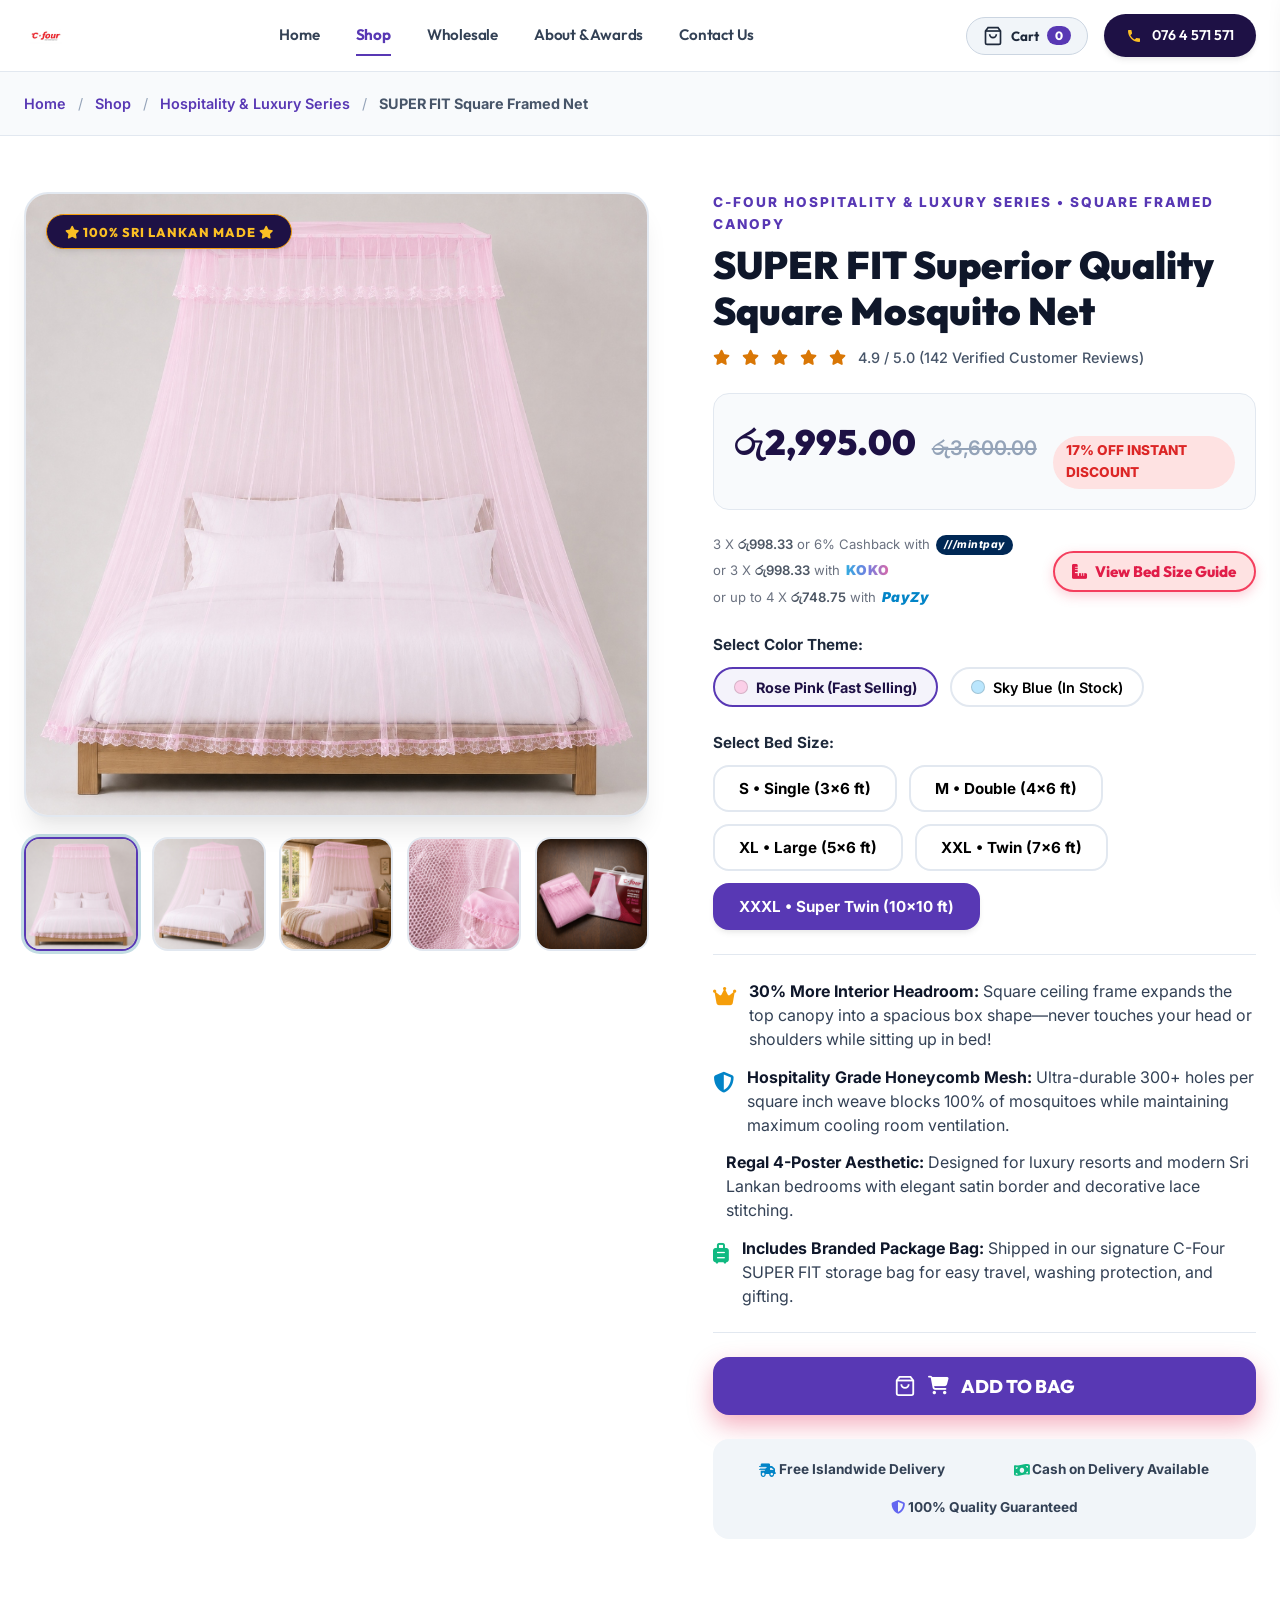
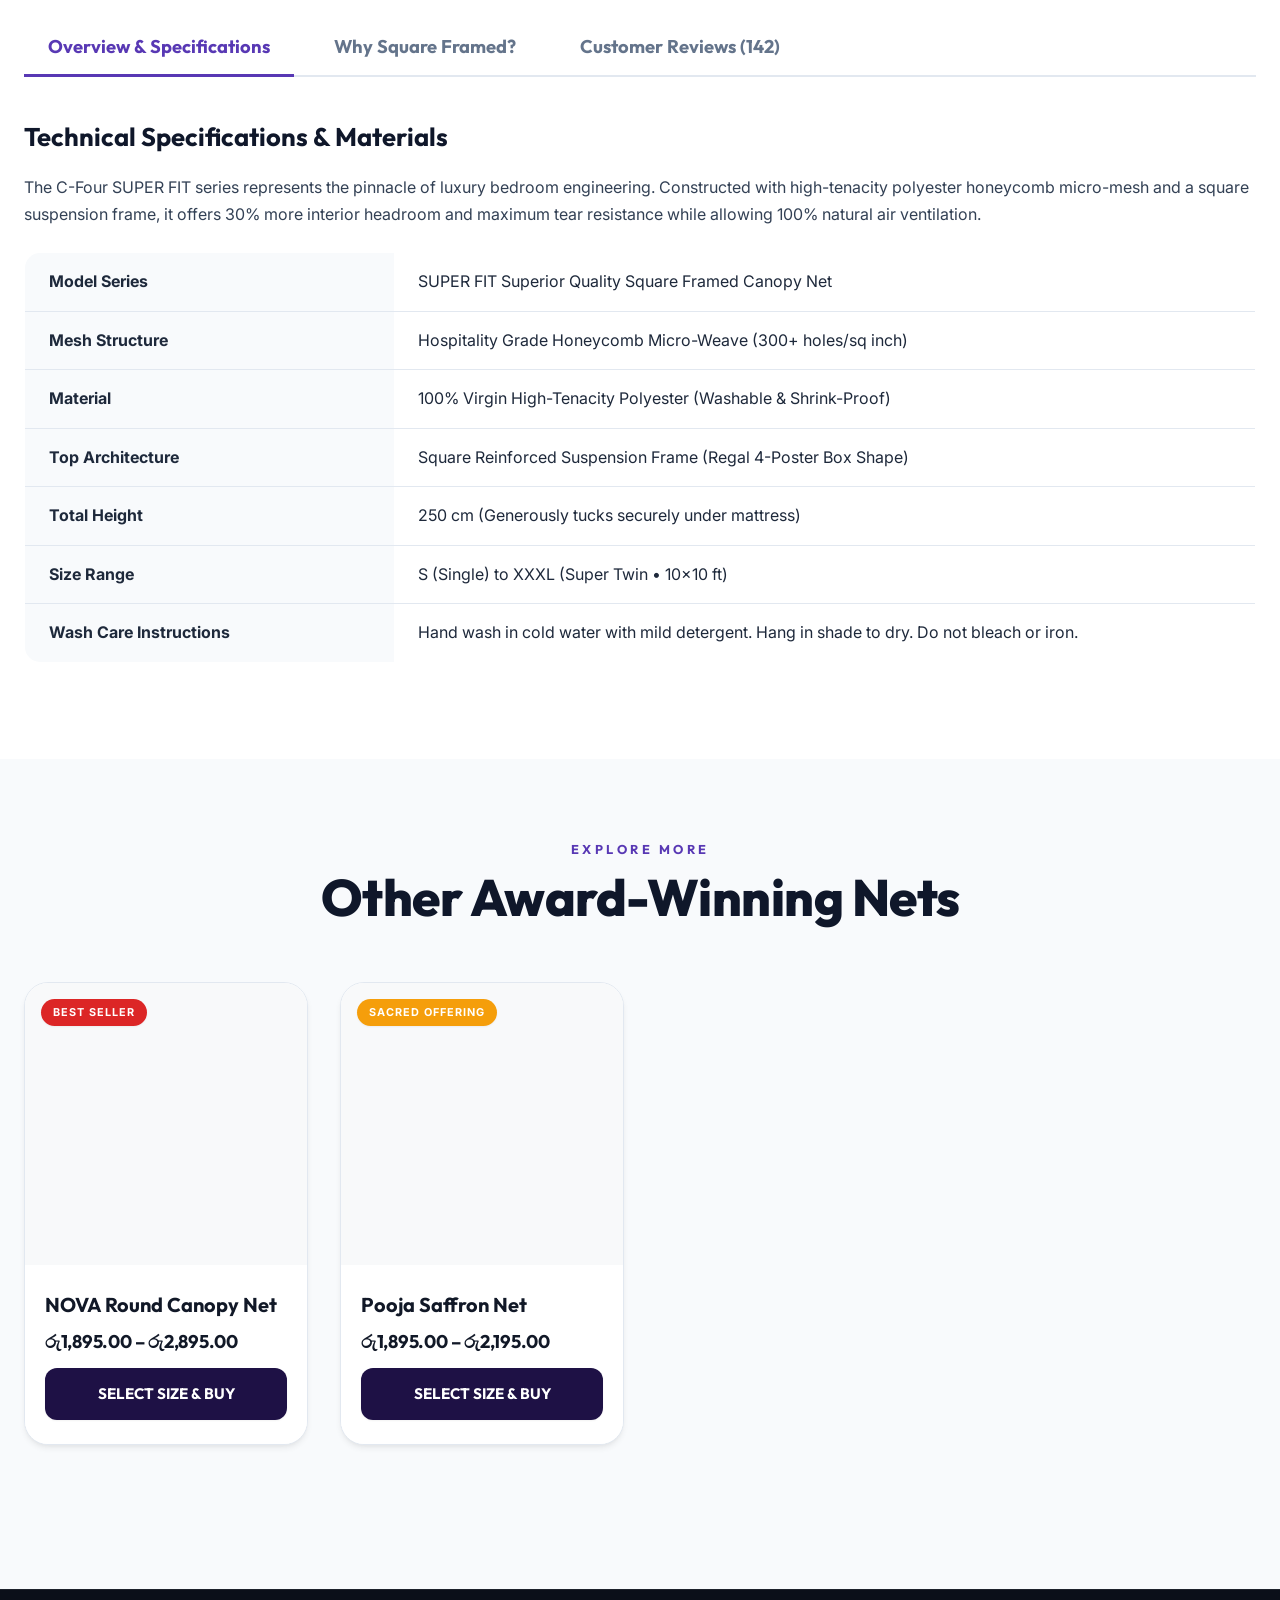
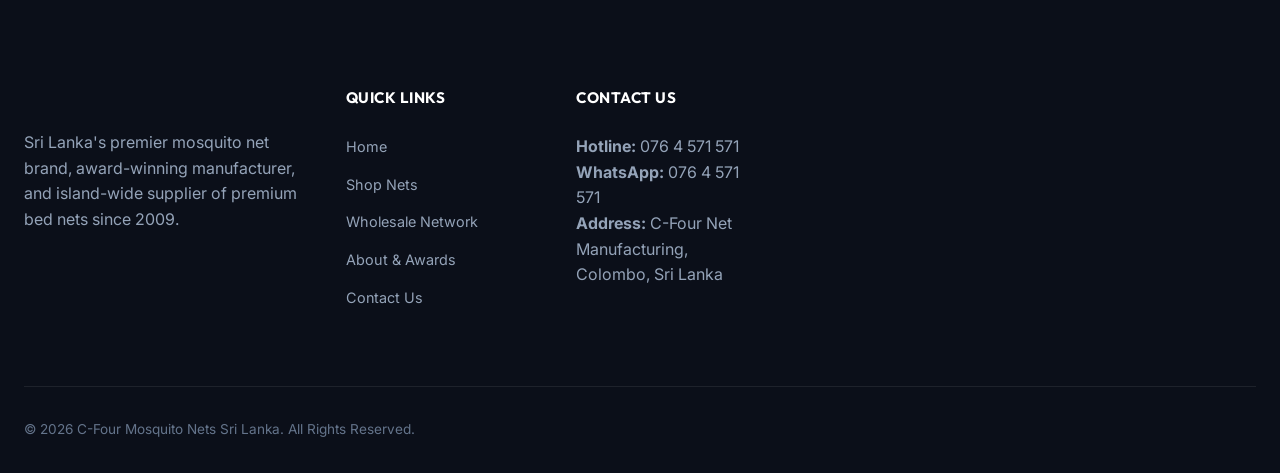
<file: product-superfit.html>
<!DOCTYPE html>
<html lang="en">
<head>
  <meta charset="UTF-8">
  <meta name="viewport" content="width=device-width, initial-scale=1.0">
  <title>SUPER FIT Square Framed Mosquito Net | C-Four Sri Lanka</title>
  <meta name="description" content="Buy C-Four SUPER FIT Square Framed Mosquito Net online in Sri Lanka. 30% more interior headroom, hospitality grade honeycomb mesh, Rose Pink & Sky Blue colors.">
    <link rel="preconnect" href="https://fonts.googleapis.com">
  <link rel="preconnect" href="https://fonts.gstatic.com" crossorigin>
  <link rel="preconnect" href="https://cdnjs.cloudflare.com">
  <link rel="dns-prefetch" href="https://cdnjs.cloudflare.com">
  <link rel="stylesheet" href="https://cdnjs.cloudflare.com/ajax/libs/font-awesome/6.5.1/css/all.min.css" integrity="sha512-DTOQO9RWCH3ppGqcWaEA1BIZOC6xxalwEsw9c2QQeAIftl+Vegovlnee1c9QX4TctnWMn13TZye+giMm8e2LwA==" crossorigin="anonymous" referrerpolicy="no-referrer" />
  <link rel="stylesheet" href="styles.css">
  <!-- Google Fonts: Outfit -->
  <link rel="preconnect" href="https://fonts.googleapis.com">
  <link rel="preconnect" href="https://fonts.gstatic.com" crossorigin>
  <link href="https://fonts.googleapis.com/css2?family=Outfit:wght@300;400;500;600;700;800;900&display=swap" rel="stylesheet">
</head>
<body>

  <!-- HEADER -->
  <header class="header" id="mainHeader">
    <div class="container">
      <div class="header-inner">
        <a href="index.html" class="logo" id="logo">
          <img src="images/logo.jpg" alt="C-Four - Award-Winning Mosquito Net">
        </a>
        <nav class="nav-links" id="navLinks">
          <a href="index.html">Home</a>
          <a href="index.html#products" class="active">Shop</a>
          <a href="index.html#wholesale">Wholesale</a>
          <a href="index.html#about">About & Awards</a>
          <a href="index.html#contact">Contact Us</a>
        </nav>
        <div class="nav-actions">
          <button class="btn-cart-nav" onclick="openCartDrawer()" title="View Shopping Cart">
            <svg viewBox="0 0 24 24" fill="none" stroke="currentColor" stroke-width="2" width="20" height="20"><path d="M6 2L3 6v14a2 2 0 0 0 2 2h14a2 2 0 0 0 2-2V6l-3-4z"/><line x1="3" y1="6" x2="21" y2="6"/><path d="M16 10a4 4 0 0 1-8 0"/></svg>
            <span>Cart</span>
            <span class="cart-badge-count" id="navCartCount">0</span>
          </button>
          <a href="tel:+94764571571" class="btn-phone" id="phoneBtn">
            <svg viewBox="0 0 24 24" fill="currentColor" width="16" height="16"><path d="M6.62 10.79c1.44 2.83 3.76 5.14 6.59 6.59l2.2-2.2c.27-.27.67-.36 1.02-.24 1.12.37 2.33.57 3.57.57.55 0 1 .45 1 1V20c0 .55-.45 1-1 1-9.39 0-17-7.61-17-17 0-.55.45-1 1-1h3.5c.55 0 1 .45 1 1 0 1.25.2 2.45.57 3.57.11.35.03.74-.25 1.02l-2.2 2.2z"/></svg>
            076 4 571 571
          </a>
          <button class="mobile-toggle" id="mobileToggle" aria-label="Open Menu">
            <span></span><span></span><span></span>
          </button>
        </div>
      </div>
    </div>
  </header>

  <!-- Mobile Navigation -->
  <div class="mobile-nav" id="mobileNav">
    <div class="mobile-nav-inner">
      <div class="mobile-nav-header">
        <span class="logo">C-Four</span>
        <button class="mobile-nav-close" id="mobileNavClose"><i class="fa-solid fa-xmark"></i></button>
      </div>
      <a href="index.html">Home</a>
      <a href="index.html#products">Shop</a>
      <a href="index.html#wholesale">Wholesale</a>
      <a href="index.html#about">About & Awards</a>
      <a href="index.html#contact">Contact Us</a>
    </div>
  </div>

  <!-- BREADCRUMB -->
  <div class="breadcrumb">
    <div class="container">
      <a href="index.html">Home</a> <span>/</span> <a href="index.html#products">Shop</a> <span>/</span> <a href="#">Hospitality & Luxury Series</a> <span>/</span> <strong>SUPER FIT Square Framed Net</strong>
    </div>
  </div>

  <!-- PRODUCT DETAIL SECTION -->
  <section class="product-detail-section">
    <div class="container">
      <div class="product-showcase-grid">
        
        <!-- Left: Sticky Image Gallery Showcase -->
        <div class="product-gallery">
          <div class="gallery-main-wrapper" id="mainImageWrap">
            <span class="gallery-badge-top"><i class="fa-solid fa-star"></i> 100% SRI LANKAN MADE <i class="fa-solid fa-star"></i></span>
            <img src="images/superfit-gallery-1.jpg" id="mainDisplayImage" alt="SUPER FIT Superior Quality Square Framed Mosquito Net - Main View">
          </div>
          
          <div class="gallery-thumbs">
            <button class="thumb-btn active" onclick="switchImage('images/superfit-gallery-1.jpg', this)" title="1. The Hook (Symmetrical Square Top View)">
              <img src="images/superfit-gallery-1.jpg" alt="1. The Hook - Symmetrical square top frame and regal 4-poster drape">
            </button>
            <button class="thumb-btn" onclick="switchImage('images/superfit-gallery-2.jpg', this)" title="2. The Volume (45-Degree Headroom Scale)">
              <img src="images/superfit-gallery-2.jpg" alt="2. The Volume - 45-degree angle showing box canopy headroom and scale">
            </button>
            <button class="thumb-btn" onclick="switchImage('images/superfit-gallery-3.jpg', this)" title="3. The Aspiration (Sun-Drenched Lifestyle)">
              <img src="images/superfit-gallery-3.jpg" alt="3. The Aspiration - Beautiful sun-drenched real-world master bedroom setting">
            </button>
            <button class="thumb-btn" onclick="switchImage('images/superfit-gallery-4.jpg', this)" title="4. The Quality Proof (Macro Mesh & Lace Detail)">
              <img src="images/superfit-gallery-4.jpg" alt="4. The Quality Proof - Macro detail of hospitality grade honeycomb mesh and lace stitching">
            </button>
            <button class="thumb-btn" onclick="switchImage('images/superfit-gallery-5.jpg', this)" title="5. The Final Expectation (Branded SUPER FIT Packaging)">
              <img src="images/superfit-gallery-5.jpg" alt="5. The Final Expectation - C-Four SUPER FIT branded package confirming professional quality">
            </button>
          </div>
        </div>

        <!-- Right: Product Buy Box -->
        <div class="product-buy-box">
          <div class="buy-box-header">
            <span class="sub-label">C-FOUR HOSPITALITY & LUXURY SERIES • SQUARE FRAMED CANOPY</span>
            <h1>SUPER FIT Superior Quality Square Mosquito Net</h1>
            <div class="buy-box-rating">
              <i class="fa-solid fa-star"></i><i class="fa-solid fa-star"></i><i class="fa-solid fa-star"></i><i class="fa-solid fa-star"></i><i class="fa-solid fa-star"></i> <span>4.9 / 5.0 (142 Verified Customer Reviews)</span>
            </div>
          </div>

          <!-- Price Display -->
          <div class="buy-box-price">
            <span class="current-price" id="priceDisplay">රු2,995.00</span>
            <span class="old-price" id="oldPriceDisplay">රු3,600.00</span>
            <span class="discount-tag">17% OFF INSTANT DISCOUNT</span>
          </div>

          <!-- BNPL Payment Options & Size Guide -->
          <div style="display: flex; justify-content: space-between; align-items: center; gap: 1rem; flex-wrap: wrap; margin: 0;">
            <div class="bnpl-rainco" style="margin: 0; flex: 1; min-width: 240px;">
              <div>3 X <strong>රු998.33</strong> or 6% Cashback with <span class="badge-mintpay">///mintpay</span></div>
              <div>or 3 X <strong>රු998.33</strong> with <span class="badge-koko">KOKO</span></div>
              <div>or up to 4 X <strong>රු748.75</strong> with <span class="badge-payzy">PayZy</span></div>
            </div>
            <div style="display: flex; align-items: center; justify-content: center;">
              <button type="button" class="btn-size-guide" onclick="openSizeModal()"><i class="fa-solid fa-ruler-combined"></i> View Bed Size Guide</button>
            </div>
          </div>

          <!-- Color Selector -->
          <div class="option-group">
            <span class="option-label">Select Color Theme:</span>
            <div class="color-pills">
              <button class="color-pill-btn active" onclick="selectColor(this, 'Rose Pink')">
                <span class="color-dot" style="background: #fbcfe8;"></span> Rose Pink (Fast Selling)
              </button>
              <button class="color-pill-btn" onclick="selectColor(this, 'Sky Blue')">
                <span class="color-dot" style="background: #bae6fd;"></span> Sky Blue (In Stock)
              </button>
            </div>
          </div>

          <!-- Size Selector -->
          <div class="option-group">
            <span class="option-label">Select Bed Size:</span>
            <div class="size-pills-large">
              <button class="size-pill-large" onclick="selectSize(this, 'S (Single)', 'රු1,995.00', 'රු2,400.00')">S • Single (3×6 ft)</button>
              <button class="size-pill-large" onclick="selectSize(this, 'M (Double)', 'රු2,250.00', 'රු2,700.00')">M • Double (4×6 ft)</button>
              <button class="size-pill-large" onclick="selectSize(this, 'XL (Large)', 'රු2,550.00', 'රු3,050.00')">XL • Large (5×6 ft)</button>
              <button class="size-pill-large" onclick="selectSize(this, 'XXL (Twin)', 'රු2,795.00', 'රු3,300.00')">XXL • Twin (7×6 ft)</button>
              <button class="size-pill-large active" onclick="selectSize(this, 'XXXL (Super Twin)', 'රු2,995.00', 'රු3,600.00')">XXXL • Super Twin (10×10 ft)</button>
            </div>
          </div>

          <!-- Key Benefits List -->
          <ul class="key-benefits-list">
            <li>
              <span class="benefit-icon"><i class="fa-solid fa-crown" style="color: #f59e0b;"></i></span>
              <div><strong>30% More Interior Headroom:</strong> Square ceiling frame expands the top canopy into a spacious box shape—never touches your head or shoulders while sitting up in bed!</div>
            </li>
            <li>
              <span class="benefit-icon"><i class="fa-solid fa-shield-halved" style="color: #0284c7;"></i></span>
              <div><strong>Hospitality Grade Honeycomb Mesh:</strong> Ultra-durable 300+ holes per square inch weave blocks 100% of mosquitoes while maintaining maximum cooling room ventilation.</div>
            </li>
            <li>
              <span class="benefit-icon"><i class="fa-solid fa-castle" style="color: #8b5cf6;"></i></span>
              <div><strong>Regal 4-Poster Aesthetic:</strong> Designed for luxury resorts and modern Sri Lankan bedrooms with elegant satin border and decorative lace stitching.</div>
            </li>
            <li>
              <span class="benefit-icon"><i class="fa-solid fa-suitcase-rolling" style="color: #10b981;"></i></span>
              <div><strong>Includes Branded Package Bag:</strong> Shipped in our signature C-Four SUPER FIT storage bag for easy travel, washing protection, and gifting.</div>
            </li>
          </ul>

          <!-- Action Buttons -->
          <div class="action-buttons-wrap">
            <button type="button" class="btn-add-cart" onclick="addToCart()">
              <svg viewBox="0 0 24 24" fill="none" stroke="currentColor" stroke-width="2" width="22" height="22"><path d="M6 2L3 6v14a2 2 0 0 0 2 2h14a2 2 0 0 0 2-2V6l-3-4z"/><line x1="3" y1="6" x2="21" y2="6"/><path d="M16 10a4 4 0 0 1-8 0"/></svg>
              <i class="fa-solid fa-cart-shopping"></i> ADD TO BAG
            </button>
          </div>

          <!-- Trust Strip -->
          <div class="trust-guarantee-strip">
            <div><i class="fa-solid fa-truck-fast" style="color: #0284c7;"></i> Free Islandwide Delivery</div>
            <div><i class="fa-solid fa-money-bill-wave" style="color: #10b981;"></i> Cash on Delivery Available</div>
            <div><i class="fa-solid fa-shield-halved" style="color: #6366f1;"></i> 100% Quality Guaranteed</div>
          </div>

        </div>

      </div>

      <!-- TABS SECTION -->
      <div class="product-tabs-wrapper">
        <div class="tabs-nav">
          <button class="tab-link active" onclick="openTab(event, 'tabSpecs')">Overview & Specifications</button>
          <button class="tab-link" onclick="openTab(event, 'tabWhy')">Why Square Framed?</button>
          <button class="tab-link" onclick="openTab(event, 'tabReviews')">Customer Reviews (142)</button>
        </div>

        <!-- Tab 1: Specs -->
        <div id="tabSpecs" class="tab-pane active">
          <h3 style="font-family: var(--font-heading); font-size: 1.6rem; margin-bottom: 1rem; color: var(--neutral-900);">Technical Specifications & Materials</h3>
          <p style="color: var(--neutral-700); line-height: 1.7; margin-bottom: 1.5rem;">The C-Four SUPER FIT series represents the pinnacle of luxury bedroom engineering. Constructed with high-tenacity polyester honeycomb micro-mesh and a square suspension frame, it offers 30% more interior headroom and maximum tear resistance while allowing 100% natural air ventilation.</p>
          
          <table class="spec-table">
            <tr>
              <th>Model Series</th>
              <td>SUPER FIT Superior Quality Square Framed Canopy Net</td>
            </tr>
            <tr>
              <th>Mesh Structure</th>
              <td>Hospitality Grade Honeycomb Micro-Weave (300+ holes/sq inch)</td>
            </tr>
            <tr>
              <th>Material</th>
              <td>100% Virgin High-Tenacity Polyester (Washable & Shrink-Proof)</td>
            </tr>
            <tr>
              <th>Top Architecture</th>
              <td>Square Reinforced Suspension Frame (Regal 4-Poster Box Shape)</td>
            </tr>
            <tr>
              <th>Total Height</th>
              <td>250 cm (Generously tucks securely under mattress)</td>
            </tr>
            <tr>
              <th>Size Range</th>
              <td>S (Single) to XXXL (Super Twin • 10×10 ft)</td>
            </tr>
            <tr>
              <th>Wash Care Instructions</th>
              <td>Hand wash in cold water with mild detergent. Hang in shade to dry. Do not bleach or iron.</td>
            </tr>
          </table>
        </div>

        <!-- Tab 2: Why Square Framed -->
        <div id="tabWhy" class="tab-pane">
          <h3 style="font-family: var(--font-heading); font-size: 1.6rem; margin-bottom: 1rem; color: var(--neutral-900);">Why Sri Lankans Prefer the SUPER FIT Square Canopy</h3>
          <p style="color: var(--neutral-700); line-height: 1.7; margin-bottom: 2rem;">While traditional nets taper down and touch your head, the SUPER FIT square top frame expands outwards into a spacious box architecture. This creates a luxury resort feel with 30% more interior breathing volume inside your bed.</p>
          
          <div style="display: grid; grid-template-columns: repeat(auto-fit, minmax(280px, 1fr)); gap: 1.5rem;">
            <div style="background: var(--neutral-50); padding: 2rem; border-radius: var(--radius-xl); border: 1px solid var(--neutral-200);">
              <h4 style="font-size: 1.25rem; color: var(--primary-900); margin-bottom: 0.5rem;"><i class="fa-solid fa-crown" style="color: #f59e0b;"></i> 30% More Breathing Headroom</h4>
              <p style="color: var(--neutral-600); line-height: 1.6;">Unlike round nets that slope inward, the square ceiling frame keeps the net vertical, giving you complete freedom to sit up, read, or watch TV without touching mesh.</p>
            </div>
            <div style="background: var(--neutral-50); padding: 2rem; border-radius: var(--radius-xl); border: 1px solid var(--neutral-200);">
              <h4 style="font-size: 1.25rem; color: var(--primary-900); margin-bottom: 0.5rem;"><i class="fa-solid fa-leaf" style="color: #10b981;"></i> Unrestricted Air Ventilation</h4>
              <p style="color: var(--neutral-600); line-height: 1.6;">Engineered with high-tenacity polyester micro-mesh that allows ceiling fans and air conditioning to circulate freely without trapping room heat.</p>
            </div>
            <div style="background: var(--neutral-50); padding: 2rem; border-radius: var(--radius-xl); border: 1px solid var(--neutral-200);">
              <h4 style="font-size: 1.25rem; color: var(--primary-900); margin-bottom: 0.5rem;"><i class="fa-solid fa-castle" style="color: #8b5cf6;"></i> Regal Resort Aesthetic</h4>
              <p style="color: var(--neutral-600); line-height: 1.6;">Transforms ordinary bedrooms into royal sanctuaries with distinct 4-poster lines, luxury satin trim, and delicate lace embroidery.</p>
            </div>
            <div style="background: var(--neutral-50); padding: 2rem; border-radius: var(--radius-xl); border: 1px solid var(--neutral-200);">
              <h4 style="font-size: 1.25rem; color: var(--primary-900); margin-bottom: 0.5rem;"><i class="fa-solid fa-bed" style="color: #3b82f6;"></i> 5 Universal Sizes Available</h4>
              <p style="color: var(--neutral-600); line-height: 1.6;">Generously sized from Single (3×6 ft) to Super Twin (10×10 ft), wrapping completely around your mattress without leaving gaps.</p>
            </div>
          </div>
        </div>

        <!-- Tab 4: Reviews -->
        <div id="tabReviews" class="tab-pane">
          <div style="display: flex; align-items: center; justify-content: space-between; flex-wrap: wrap; gap: 1rem; margin-bottom: 2rem;">
            <h3 style="font-family: var(--font-heading); font-size: 1.6rem; color: var(--neutral-900); margin: 0;">Verified Customer Reviews</h3>
            <div style="font-size: 1.25rem; font-weight: 800; color: #d97706;"><i class="fa-solid fa-star"></i><i class="fa-solid fa-star"></i><i class="fa-solid fa-star"></i><i class="fa-solid fa-star"></i><i class="fa-solid fa-star"></i> 4.9 out of 5.0 (128 Ratings)</div>
          </div>
          
          <div style="display: flex; flex-direction: column; gap: 1.5rem;">
            <div style="padding: 1.5rem; background: var(--neutral-50); border-radius: var(--radius-xl); border: 1px solid var(--neutral-200);">
              <div style="display: flex; justify-content: space-between; margin-bottom: 0.5rem;">
                <strong style="color: var(--neutral-900);">Chamari Perera (Colombo)</strong>
                <span style="color: #d97706;"><i class="fa-solid fa-star"></i><i class="fa-solid fa-star"></i><i class="fa-solid fa-star"></i><i class="fa-solid fa-star"></i><i class="fa-solid fa-star"></i></span>
              </div>
              <p style="color: var(--neutral-700); margin: 0; line-height: 1.6;">"Absolutely stunning quality! The round canopy was so easy to hang over our bed. The mesh is super fine—not a single mosquito gets inside, but it doesn't feel stuffy at all. Looks very premium with the lace border."</p>
            </div>
            <div style="padding: 1.5rem; background: var(--neutral-50); border-radius: var(--radius-xl); border: 1px solid var(--neutral-200);">
              <div style="display: flex; justify-content: space-between; margin-bottom: 0.5rem;">
                <strong style="color: var(--neutral-900);">Kasun Jayawardena (Kandy)</strong>
                <span style="color: #d97706;"><i class="fa-solid fa-star"></i><i class="fa-solid fa-star"></i><i class="fa-solid fa-star"></i><i class="fa-solid fa-star"></i><i class="fa-solid fa-star"></i></span>
              </div>
              <p style="color: var(--neutral-700); margin: 0; line-height: 1.6;">"Ordered via WhatsApp and received it within 2 days with cash on delivery. The carrying bag is very handy. Best mosquito net brand in Sri Lanka without a doubt. Highly recommended!"</p>
            </div>
            <div style="padding: 1.5rem; background: var(--neutral-50); border-radius: var(--radius-xl); border: 1px solid var(--neutral-200);">
              <div style="display: flex; justify-content: space-between; margin-bottom: 0.5rem;">
                <strong style="color: var(--neutral-900);">Dr. Roshan Fernando (Galle)</strong>
                <span style="color: #d97706;"><i class="fa-solid fa-star"></i><i class="fa-solid fa-star"></i><i class="fa-solid fa-star"></i><i class="fa-solid fa-star"></i><i class="fa-solid fa-star"></i></span>
              </div>
              <p style="color: var(--neutral-700); margin: 0; line-height: 1.6;">"As a doctor, I always recommend C-Four nets for dengue prevention. The Nova model is well-engineered with durable stitching that survives regular washing without tearing. Excellent value for money."</p>
            </div>
          </div>
        </div>

      </div>
    </div>
  </section>

  <!-- RELATED PRODUCTS -->
  <section class="products-section" style="background: var(--neutral-50); padding: 5rem 0;">
    <div class="container">
      <div class="text-center" style="margin-bottom: 3.5rem;">
        <p class="section-label">EXPLORE MORE</p>
        <h2 class="section-title">Other Award-Winning Nets</h2>
      </div>

      <div class="products-grid">
        <!-- Superfit -->
        <!-- Nova -->
        <div class="product-card">
          <div class="product-card-image">
            <a href="product-nova.html">
              <img src="images/nova-gallery-1.jpg" alt="NOVA Round Canopy Mosquito Net" style="width: 100%; height: 100%; object-fit: cover;">
            </a>
            <span class="product-badge red">Best Seller</span>
          </div>
          <div class="product-card-content">
            <a href="product-nova.html" style="text-decoration: none; color: inherit;">
              <h3 class="product-name">NOVA Round Canopy Net</h3>
            </a>
            <div class="price-range">රු1,895.00 – රු2,895.00</div>
            <a href="product-nova.html" class="btn-buy-now">SELECT SIZE & BUY</a>
          </div>
        </div>
        <!-- Pooja -->
        <div class="product-card">
          <div class="product-card-image" style="cursor: pointer;" onclick="window.location.href='product-pooja.html'">
            <a href="product-pooja.html">
              <img src="images/pooja-gallery-1.jpg" alt="Pooja Saffron Meditation Net" style="width: 100%; height: 100%; object-fit: cover;">
            </a>
            <span class="product-badge" style="background: #f59e0b; color: #fff;">Sacred Offering</span>
          </div>
          <div class="product-card-content">
            <a href="product-pooja.html" style="text-decoration: none; color: inherit;">
              <h3 class="product-name">Pooja Saffron Net</h3>
            </a>
            <div class="price-range">රු1,895.00 – රු2,195.00</div>
            <a href="product-pooja.html" class="btn-buy-now">SELECT SIZE & BUY</a>
          </div>
      </div>
    </div>
  </section>

  <!-- FOOTER -->
  <footer class="footer">
    <div class="container">
      <div class="footer-grid">
        <div class="footer-column">
          <a href="index.html" class="logo footer-logo">
            <img src="images/logo.jpg" alt="C-Four Mosquito Net">
          </a>
          <p class="footer-about">
            Sri Lanka's premier mosquito net brand, award-winning manufacturer, and island-wide supplier of premium bed nets since 2009.
          </p>
        </div>
        <div class="footer-column">
          <h4>QUICK LINKS</h4>
          <ul>
            <li><a href="index.html">Home</a></li>
            <li><a href="index.html#products">Shop Nets</a></li>
            <li><a href="index.html#wholesale">Wholesale Network</a></li>
            <li><a href="index.html#about">About & Awards</a></li>
            <li><a href="index.html#contact">Contact Us</a></li>
          </ul>
        </div>
        <div class="footer-column">
          <h4>CONTACT US</h4>
          <p><strong>Hotline:</strong> <a href="tel:+94764571571">076 4 571 571</a></p>
          <p><strong>WhatsApp:</strong> <a href="https://wa.me/94764571571">076 4 571 571</a></p>
          <p><strong>Address:</strong> C-Four Net Manufacturing, Colombo, Sri Lanka</p>
        </div>
      </div>
      <div class="footer-bottom">
        <p>&copy; 2026 C-Four Mosquito Nets Sri Lanka. All Rights Reserved.</p>
      </div>
    </div>
  </footer>

  <script>
    // Image Switcher Logic
    function switchImage(src, btn) {
      document.getElementById('mainDisplayImage').src = src;
      document.querySelectorAll('.thumb-btn').forEach(b => b.classList.remove('active'));
      btn.classList.add('active');
    }

    // Color Selector
    let selectedColor = "Rose Pink";
    function selectColor(btn, colorName) {
      document.querySelectorAll('.color-pill-btn').forEach(b => b.classList.remove('active'));
      btn.classList.add('active');
      selectedColor = colorName;
    }

    // Size Selector
    let selectedSize = "XXXL (Super Twin)";
    function selectSize(btn, sizeName, price, oldPrice) {
      document.querySelectorAll('.size-pill-large').forEach(b => b.classList.remove('active'));
      btn.classList.add('active');
      selectedSize = sizeName;
      document.getElementById('priceDisplay').textContent = price;
      document.getElementById('oldPriceDisplay').textContent = oldPrice;
    }

    // Cart Drawer & Logic
    let cartQty = 1;
    function addToCart() {
      const price = document.getElementById('priceDisplay').textContent;
      const variant = `${selectedSize} Size • ${selectedColor}`;
      document.getElementById('cartVariantDisplay').textContent = variant;
      document.getElementById('cartPriceDisplay').textContent = price;
      document.getElementById('cartSubtotalDisplay').textContent = price;
      document.getElementById('cartTotalDisplay').textContent = price;
      
      const badge = document.getElementById('navCartCount');
      badge.textContent = "1";
      badge.style.transform = "scale(1.4)";
      setTimeout(() => { badge.style.transform = "scale(1)"; }, 300);
      
      openCartDrawer();
    }
    function updateCartQty(change) {
      cartQty = Math.max(1, cartQty + change);
      document.getElementById('cartQtyValue').textContent = cartQty;
      
      const unitPriceStr = document.getElementById('priceDisplay').textContent.replace(/[^0-9.]/g, '');
      const unitPrice = parseFloat(unitPriceStr) || 2995;
      const total = (unitPrice * cartQty).toLocaleString('en-US', {minimumFractionDigits: 2, maximumFractionDigits: 2});
      
      document.getElementById('cartPriceDisplay').textContent = `රු${total}`;
      document.getElementById('cartSubtotalDisplay').textContent = `රු${total}`;
      document.getElementById('cartTotalDisplay').textContent = `රු${total}`;
      document.getElementById('navCartCount').textContent = cartQty;
    }
    function removeCartItem() {
      cartQty = 0;
      document.getElementById('navCartCount').textContent = "0";
      document.getElementById('cartBodyContent').innerHTML = `<div style="text-align: center; padding: 3rem 1rem; color: var(--neutral-500);"><i class="fa-solid fa-bag-shopping" style="color: #ec4899;"></i> Your shopping bag is empty.<br><button onclick="closeCartDrawer()" class="btn-primary" style="margin-top: 1rem; padding: 0.75rem 1.5rem;">Continue Shopping</button></div>`;
      document.getElementById('cartFooterContent').style.display = 'none';
    }
    function openCartDrawer() {
      document.getElementById('cartDrawerOverlay').classList.add('active');
      document.getElementById('cartDrawer').classList.add('active');
      document.body.style.overflow = 'hidden';
    }
    function closeCartDrawer() {
      document.getElementById('cartDrawerOverlay').classList.remove('active');
      document.getElementById('cartDrawer').classList.remove('active');
      document.body.style.overflow = '';
    }
    function checkoutCart() {
      const price = document.getElementById('cartTotalDisplay').textContent;
      const variant = `${selectedSize} Size - ${selectedColor}`;
      const text = `Hello C-Four, I would like to checkout my bag:\n• Item: SUPER FIT Square Mosquito Net\n• Variant: ${variant}\n• Qty: ${cartQty}\n• Total: ${price}\n\nPlease share COD delivery confirmation!`;
      window.open(`https://wa.me/94764571571?text=${encodeURIComponent(text)}`, '_blank');
    }

    // Tab Switcher
    function openTab(evt, tabId) {
      document.querySelectorAll('.tab-pane').forEach(pane => pane.classList.remove('active'));
      document.querySelectorAll('.tab-link').forEach(link => link.classList.remove('active'));
      document.getElementById(tabId).classList.add('active');
      evt.currentTarget.classList.add('active');
    }

    // Mobile Toggle
    const mobileToggle = document.getElementById('mobileToggle');
    const mobileNav = document.getElementById('mobileNav');
    const mobileNavClose = document.getElementById('mobileNavClose');
    if(mobileToggle && mobileNav && mobileNavClose) {
      mobileToggle.addEventListener('click', () => { mobileNav.classList.add('active'); });
      mobileNavClose.addEventListener('click', () => { mobileNav.classList.remove('active'); });
    }

    // Size Guide Modal Functions
    function openSizeModal() {
      document.getElementById('sizeGuideModal').classList.add('active');
      document.body.style.overflow = 'hidden';
    }
    function closeSizeModal(evt) {
      if (!evt || evt.target === document.getElementById('sizeGuideModal') || evt.type === 'click') {
        document.getElementById('sizeGuideModal').classList.remove('active');
        document.body.style.overflow = '';
      }
    }
  </script>

  <!-- SLIDE-OVER CART DRAWER -->
  <div class="cart-drawer-overlay" id="cartDrawerOverlay" onclick="closeCartDrawer()"></div>
  <div class="cart-drawer" id="cartDrawer">
    <div class="cart-drawer-header">
      <h3><i class="fa-solid fa-bag-shopping" style="color: #ec4899;"></i> Shopping Bag</h3>
      <button class="btn-close-modal" onclick="closeCartDrawer()" aria-label="Close Bag"><i class="fa-solid fa-xmark"></i></button>
    </div>
    <div class="cart-drawer-body" id="cartBodyContent">
      <div class="cart-item-row">
        <img src="images/superfit-gallery-1.jpg" alt="SUPER FIT Net" class="cart-item-img">
        <div class="cart-item-details">
          <div class="cart-item-title">SUPER FIT Square Mosquito Net</div>
          <div class="cart-item-variant" id="cartVariantDisplay">XXXL (Super Twin) • Rose Pink</div>
          <div class="cart-item-price" id="cartPriceDisplay">රු2,995.00</div>
          <div style="display: flex; justify-content: space-between; align-items: center; margin-top: 0.5rem;">
            <div class="cart-qty-wrap">
              <button class="cart-qty-btn" onclick="updateCartQty(-1)">-</button>
              <span id="cartQtyValue" style="font-weight: 800; font-size: 0.9rem; padding: 0 0.3rem;">1</span>
              <button class="cart-qty-btn" onclick="updateCartQty(1)">+</button>
            </div>
            <button onclick="removeCartItem()" title="Remove Item" style="background: none; border: none; cursor: pointer; color: #ef4444; font-size: 1.1rem;"><i class="fa-solid fa-trash-can"></i></button>
          </div>
        </div>
      </div>
    </div>
    <div class="cart-drawer-footer" id="cartFooterContent">
      <div class="cart-summary-row">
        <span>Subtotal</span>
        <span id="cartSubtotalDisplay">රු2,995.00</span>
      </div>
      <div class="cart-summary-row">
        <span>Islandwide Delivery</span>
        <span style="color: #10b981; font-weight: 700;">FREE <i class="fa-solid fa-truck-fast" style="color: #10b981;"></i></span>
      </div>
      <div class="cart-total-row">
        <span>Total</span>
        <span id="cartTotalDisplay" style="color: var(--primary-600);">රු2,995.00</span>
      </div>
      <button onclick="checkoutCart()" class="btn-checkout">
        <i class="fa-solid fa-lock"></i> PROCEED TO CHECKOUT
      </button>
      <div style="text-align: center; margin-top: 0.75rem;">
        <button onclick="closeCartDrawer()" style="background: none; border: none; color: var(--neutral-500); font-size: 0.85rem; font-weight: 600; cursor: pointer; text-decoration: underline;">Continue Shopping</button>
      </div>
    </div>
  </div>

  <!-- SIZE GUIDE MODAL OVERLAY -->
  <div class="modal-overlay" id="sizeGuideModal" onclick="closeSizeModal(event)">
    <div class="modal-content" onclick="event.stopPropagation()">
      <div class="modal-header">
        <h3><i class="fa-solid fa-ruler-combined" style="color: #e11d48;"></i> C-Four Mosquito Net Size Guide</h3>
        <button class="btn-close-modal" onclick="closeSizeModal()" aria-label="Close Modal"><i class="fa-solid fa-xmark"></i></button>
      </div>
      <div class="modal-body">
        <p style="color: var(--neutral-600); margin-bottom: 1.25rem; font-size: 1.05rem;">Choose the perfect fit for your bed. Our square canopy nets expand effortlessly to drape cleanly over all standard Sri Lankan mattress dimensions.</p>
        <img src="images/size-guide.png" alt="C-Four Mosquito Nets Available Sizes Table - S (Single), M (Double), XL (Large), XXL (Twin), XXXL (Super Twin)">
        <div style="background: var(--primary-50); border: 1px solid var(--primary-200); padding: 1.25rem; border-radius: var(--radius-xl); color: var(--primary-900); font-weight: 600; display: flex; align-items: center; justify-content: center; gap: 0.75rem; flex-wrap: wrap;">
          <span><i class="fa-solid fa-headset" style="color: #0284c7;"></i> <strong>Not sure which size to choose?</strong> Contact our mosquito net specialists on WhatsApp for instant assistance.</span>
          <a href="https://wa.me/94764571571?text=Hello%20C-Four,%20I%20need%20help%20choosing%20the%20right%20size%20net%20for%20my%20bed." target="_blank" class="btn-primary" style="padding: 0.5rem 1.25rem; font-size: 0.9rem; background: #25D366; border: none; color: white; text-decoration: none;">Chat Now</a>
        </div>
      </div>
    </div>
  </div>
</body>
</html>
</file>
<file: styles.css>
/* ============================================
   C-FOUR WEBSITE - Elite Enterprise E-Commerce V4
   Theme: රැයම සොඳුරු සිහිනයක්...
   World-Class Luxury UI & BNPL Integration
   ============================================ */
@import url('https://fonts.googleapis.com/css2?family=Inter:wght@300;400;500;600;700;800;900&family=Outfit:wght@300;400;500;600;700;800;900&display=swap');

:root {
  /* Elite Palette - Deep Imperial Navy, Luxury Burgundy & Slate */
  --primary-50: #f4f3fb; --primary-100: #e3dff4; --primary-200: #c9c0ea;
  --primary-300: #a798de; --primary-400: #856ecd; --primary-500: #6a4bcb;
  --primary-600: #5838b4; --primary-700: #492c99; --primary-800: #3d267f; --primary-900: #1e1145;
  --primary-950: #0d0620;
  
  --accent-gold: #f59e0b; --accent-gold-light: #fbbf24; --accent-gold-dark: #b45309;
  --brand-red: #dc2626; --brand-red-dark: #b91c1c;
  
  --neutral-50: #f8fafc; --neutral-100: #f1f5f9; --neutral-200: #e2e8f0;
  --neutral-300: #cbd5e1; --neutral-400: #94a3b8; --neutral-500: #64748b;
  --neutral-600: #475569; --neutral-700: #334155; --neutral-800: #1e293b; --neutral-900: #0f172a;
  
  --font-heading: 'Outfit', -apple-system, BlinkMacSystemFont, sans-serif;
  --font-body: 'Inter', -apple-system, BlinkMacSystemFont, sans-serif;
  
  --radius-sm: 0.375rem; --radius-md: 0.5rem; --radius-lg: 0.75rem;
  --radius-xl: 1rem; --radius-2xl: 1.5rem; --radius-3xl: 2rem; --radius-full: 9999px;
  
  --shadow-sm: 0 1px 2px 0 rgba(0, 0, 0, 0.05);
  --shadow-md: 0 4px 6px -1px rgba(0, 0, 0, 0.07), 0 2px 4px -1px rgba(0, 0, 0, 0.04);
  --shadow-lg: 0 10px 15px -3px rgba(0, 0, 0, 0.08), 0 4px 6px -2px rgba(0, 0, 0, 0.04);
  --shadow-xl: 0 20px 25px -5px rgba(0, 0, 0, 0.08), 0 10px 10px -5px rgba(0, 0, 0, 0.03);
  --shadow-2xl: 0 25px 50px -12px rgba(15, 23, 42, 0.15);
  --shadow-luxury: 0 30px 60px -12px rgba(30, 17, 69, 0.18);
  
  --transition-fast: 150ms cubic-bezier(0.4, 0, 0.2, 1);
  --transition-base: 300ms cubic-bezier(0.16, 1, 0.3, 1);
  --transition-slow: 500ms cubic-bezier(0.16, 1, 0.3, 1);
  
  --z-sticky: 200; --z-fixed: 300; --z-modal: 500;
}

*, *::before, *::after { margin: 0; padding: 0; box-sizing: border-box; }
html { scroll-behavior: smooth; }
body { font-family: var(--font-body); color: var(--neutral-800); background: var(--neutral-50); line-height: 1.6; overflow-x: hidden; -webkit-font-smoothing: antialiased; }
img { max-width: 100%; height: auto; display: block; }
a { text-decoration: none; color: inherit; transition: var(--transition-base); }
ul, ol { list-style: none; }
button { cursor: pointer; border: none; background: none; font-family: inherit; }
.container { width: 100%; max-width: 1320px; margin: 0 auto; padding: 0 1.5rem; }

/* Section Headers */
.section-label { font-family: var(--font-heading); font-size: 0.8rem; font-weight: 700; text-transform: uppercase; letter-spacing: 3.5px; color: var(--primary-600); margin-bottom: 0.5rem; }
.section-title { font-family: var(--font-heading); font-size: clamp(2rem, 4.5vw, 3.2rem); font-weight: 800; color: var(--neutral-900); margin-bottom: 1rem; line-height: 1.15; letter-spacing: -0.5px; }
.section-subtitle { font-size: 1.1rem; color: var(--neutral-600); max-width: 640px; margin: 0 auto 3rem; font-weight: 400; line-height: 1.7; }

/* Scroll Animations */
.reveal { opacity: 0; transform: translateY(35px); transition: opacity 0.8s cubic-bezier(0.16,1,0.3,1), transform 0.8s cubic-bezier(0.16,1,0.3,1); }
.reveal.visible { opacity: 1; transform: translateY(0); }
.reveal-left { opacity: 0; transform: translateX(-50px); transition: opacity 0.8s cubic-bezier(0.16,1,0.3,1), transform 0.8s cubic-bezier(0.16,1,0.3,1); }
.reveal-left.visible { opacity: 1; transform: translateX(0); }
.reveal-right { opacity: 0; transform: translateX(50px); transition: opacity 0.8s cubic-bezier(0.16,1,0.3,1), transform 0.8s cubic-bezier(0.16,1,0.3,1); }
.reveal-right.visible { opacity: 1; transform: translateX(0); }
.reveal-scale { opacity: 0; transform: scale(0.9); transition: opacity 0.8s cubic-bezier(0.16,1,0.3,1), transform 0.8s cubic-bezier(0.16,1,0.3,1); }
.reveal-scale.visible { opacity: 1; transform: scale(1); }
.delay-1 { transition-delay: .1s; } .delay-2 { transition-delay: .2s; }
.delay-3 { transition-delay: .3s; } .delay-4 { transition-delay: .4s; } .delay-5 { transition-delay: .5s; }

/* ============================================ Announcement Bar ============================================ */
.announcement-bar { background: var(--primary-950); color: rgba(255,255,255,0.9); padding: 0.65rem 0; font-size: 0.82rem; font-weight: 500; border-bottom: 1px solid rgba(255,255,255,0.08); }
.announcement-inner { display: flex; justify-content: center; align-items: center; gap: 2.5rem; flex-wrap: wrap; }
.announcement-item { display: flex; align-items: center; gap: .5rem; white-space: nowrap; }
.announcement-item svg { width: 15px; height: 15px; fill: var(--accent-gold); }
.announcement-social { display: flex; align-items: center; gap: .75rem; margin-left: 1.5rem; }
.announcement-social a { color: rgba(255,255,255,.6); font-size: .95rem; }
.announcement-social a:hover { color: white; transform: scale(1.15); }

/* ============================================ Header ============================================ */
.header { position: sticky; top: 0; z-index: var(--z-sticky); background: rgba(255,255,255,.95); backdrop-filter: blur(20px); -webkit-backdrop-filter: blur(20px); border-bottom: 1px solid var(--neutral-200); transition: var(--transition-base); }
.header.scrolled { box-shadow: var(--shadow-lg); background: rgba(255,255,255,.98); }
.header-inner { display: flex; align-items: center; justify-content: space-between; padding: 0.85rem 0; }
.logo { display: flex; align-items: center; }
.logo img { height: 44px; width: auto; transition: var(--transition-base); }
.logo:hover img { transform: scale(1.03); }
.nav-links { display: flex; align-items: center; gap: 2.25rem; }
.nav-links a { font-family: var(--font-heading); font-weight: 600; font-size: 0.95rem; color: var(--neutral-700); position: relative; padding: .5rem 0; letter-spacing: -0.2px; }
.nav-links a::after { content: ''; position: absolute; bottom: 0; left: 0; width: 0; height: 2px; background: var(--primary-600); transition: width .3s cubic-bezier(.16,1,.3,1); }
.nav-links a:hover { color: var(--primary-600); }
.nav-links a:hover::after, .nav-links a.active::after { width: 100%; }
.nav-links a.active { color: var(--primary-600); font-weight: 700; }
.nav-actions { display: flex; align-items: center; gap: 1rem; }
.nav-icon-btn { width: 42px; height: 42px; border-radius: 50%; display: flex; align-items: center; justify-content: center; color: var(--neutral-700); transition: var(--transition-base); position: relative; border: 1px solid var(--neutral-200); background: white; }
.nav-icon-btn:hover { background: var(--primary-50); color: var(--primary-600); border-color: var(--primary-200); }
.nav-icon-btn svg { width: 20px; height: 20px; }
.cart-badge { position: absolute; top: -3px; right: -3px; width: 18px; height: 18px; border-radius: 50%; background: var(--brand-red); color: white; font-size: .65rem; display: flex; align-items: center; justify-content: center; font-weight: 700; border: 2px solid white; }
.btn-phone { display: flex; align-items: center; gap: .6rem; background: var(--primary-900); color: white; padding: .65rem 1.4rem; border-radius: var(--radius-full); font-weight: 600; font-size: .88rem; font-family: var(--font-heading); transition: var(--transition-base); box-shadow: var(--shadow-md); }
.btn-phone:hover { background: var(--primary-800); transform: translateY(-2px); box-shadow: var(--shadow-lg); }
.btn-phone svg { width: 16px; height: 16px; color: var(--accent-gold-light); }
.mobile-toggle { display: none; flex-direction: column; gap: 5px; width: 28px; cursor: pointer; z-index: 1000; }
.mobile-toggle span { display: block; height: 2.5px; background: var(--neutral-800); border-radius: 2px; transition: var(--transition-base); }
.mobile-toggle.active span:nth-child(1) { transform: rotate(45deg) translate(5px,5px); }
.mobile-toggle.active span:nth-child(2) { opacity: 0; }
.mobile-toggle.active span:nth-child(3) { transform: rotate(-45deg) translate(5px,-5px); }

/* ============================================ HERO - Full Banner Carousel ============================================ */
.hero-section { position: relative; background: #0b0f19; overflow: hidden; padding: 1.25rem 0 0; }
.hero-banner-slider { position: relative; width: 100%; max-width: 1024px; margin: 0 auto; overflow: hidden; background: #0b0f19; border-radius: var(--radius-2xl); box-shadow: 0 20px 50px rgba(0,0,0,0.6); }
.hero-slide { display: none; width: 100%; transition: opacity 0.7s ease-in-out; opacity: 0; }
.hero-slide.active { display: block; opacity: 1; }
.hero-slide img { width: 100%; height: auto; display: block; object-fit: contain; image-rendering: -webkit-optimize-contrast; filter: none; }

/* Navigation Arrows */
.hero-nav-btn { position: absolute; top: 50%; transform: translateY(-50%); z-index: 10; width: 48px; height: 48px; border-radius: 50%; background: rgba(0,0,0,0.5); backdrop-filter: blur(8px); color: white; font-size: 1.4rem; display: flex; align-items: center; justify-content: center; border: 1px solid rgba(255,255,255,0.2); cursor: pointer; transition: var(--transition-base); }
.hero-nav-btn:hover { background: rgba(88,56,180,0.85); border-color: white; transform: translateY(-50%) scale(1.1); }
.hero-nav-btn.prev { left: 1.5rem; }
.hero-nav-btn.next { right: 1.5rem; }

/* Slider Dots */
.hero-slider-dots { position: absolute; bottom: 1.5rem; left: 50%; transform: translateX(-50%); z-index: 10; display: flex; gap: 0.6rem; background: rgba(0,0,0,0.4); padding: 0.4rem 0.8rem; border-radius: var(--radius-full); backdrop-filter: blur(8px); border: 1px solid rgba(255,255,255,0.15); }
.hero-dot { width: 10px; height: 10px; border-radius: 50%; background: rgba(255,255,255,0.4); border: none; cursor: pointer; transition: var(--transition-base); }
.hero-dot.active { background: var(--accent-gold); width: 26px; border-radius: 6px; }

/* Trust Strip Below Hero */
.hero-trust-strip { background: var(--primary-950); border-top: 1px solid rgba(255,255,255,0.08); border-bottom: 1px solid rgba(255,255,255,0.08); padding: 1.5rem 0; }
.hero-trust-badges { display: flex; justify-content: space-around; align-items: center; gap: 2rem; flex-wrap: wrap; }
.trust-badge { display: flex; align-items: center; gap: .75rem; }
.trust-badge-icon { width: 44px; height: 44px; border-radius: 50%; background: rgba(255,255,255,.08); backdrop-filter: blur(10px); display: flex; align-items: center; justify-content: center; border: 1px solid rgba(255,255,255,.15); }
.trust-badge-icon svg { width: 20px; height: 20px; fill: var(--accent-gold-light); }
.trust-badge-text { color: rgba(255,255,255,.9); font-size: .82rem; font-weight: 500; line-height: 1.35; }
.trust-badge-text strong { display: block; font-size: .92rem; font-weight: 700; color: white; }

/* ============================================ PRODUCTS COLLECTION - World Class E-Commerce ============================================ */
.products-section { padding: 6.5rem 0; background: var(--neutral-50); text-align: center; }
.products-grid { display: grid; grid-template-columns: repeat(4, 1fr); gap: 2rem; margin-bottom: 4rem; }

.product-card {
  background: white; border-radius: var(--radius-2xl); overflow: hidden;
  box-shadow: var(--shadow-md); transition: var(--transition-base);
  border: 1px solid var(--neutral-200); display: flex; flex-direction: column; text-align: left;
  position: relative;
}
.product-card:hover { transform: translateY(-8px); box-shadow: var(--shadow-2xl); border-color: var(--primary-300); }

.product-card-image { position: relative; aspect-ratio: 1; overflow: hidden; background: #f8f9fa; display: flex; align-items: center; justify-content: center; padding: 1.5rem; }
.product-card-image img { width: 100%; height: 100%; object-fit: contain; transition: transform .6s cubic-bezier(.16,1,.3,1); }
.product-card:hover .product-card-image img { transform: scale(1.08); }
.product-badge { position: absolute; top: 1rem; left: 1rem; background: var(--primary-900); color: white; padding: .3rem .75rem; border-radius: var(--radius-full); font-size: .68rem; font-weight: 700; text-transform: uppercase; letter-spacing: 1px; z-index: 2; box-shadow: var(--shadow-sm); }
.product-badge.red { background: var(--brand-red); }
.product-badge.gold { background: linear-gradient(135deg, var(--accent-gold-dark), var(--accent-gold)); color: white; }

/* Rainco-style Floating Action Icons (Top Right) */
.card-floating-icons { position: absolute; top: 0.85rem; right: 0.85rem; display: flex; flex-direction: column; gap: 0.5rem; z-index: 3; }
.card-icon-btn { width: 34px; height: 34px; border-radius: 50%; background: white; border: 1px solid rgba(0,0,0,0.06); display: flex; align-items: center; justify-content: center; color: var(--neutral-600); box-shadow: 0 2px 8px rgba(0,0,0,0.08); transition: var(--transition-fast); }
.card-icon-btn:hover { color: var(--brand-red); transform: scale(1.1); }
.card-icon-btn svg { width: 16px; height: 16px; }

.product-card-content { padding: 1.5rem 1.25rem; display: flex; flex-direction: column; flex: 1; background: white; }
.product-name { font-family: var(--font-heading); font-size: 1.25rem; font-weight: 700; color: #111827; margin-bottom: 0.35rem; display: flex; align-items: center; justify-content: space-between; }
.product-name sup { font-size: .55em; color: var(--primary-600); font-weight: 700; }

/* Exact Rainco Pricing Display (No space after Rupee symbol) */
.price-range { font-family: var(--font-heading); font-size: 1.15rem; font-weight: 700; color: #111827; margin-bottom: 0.75rem; letter-spacing: -0.3px; }

/* Exact Rainco BNPL Inline Text (Clean grey, unboxed, exact logos) */
.bnpl-rainco { font-size: 0.82rem; color: #6b7280; line-height: 1.6; margin-bottom: 1.5rem; font-weight: 400; }
.bnpl-rainco div { margin-bottom: 0.3rem; }
.bnpl-rainco div:last-child { margin-bottom: 0; }
.bnpl-rainco strong { color: #4b5563; font-weight: 600; }
.bnpl-info-icon { display: inline-block; width: 14px; height: 14px; background: #374151; color: white; border-radius: 50%; text-align: center; font-size: 10px; line-height: 14px; font-weight: 700; margin-left: 3px; font-style: normal; vertical-align: middle; }

/* Exact BNPL Badges */
.badge-mintpay { display: inline-block; background: #002855; color: white; font-weight: 800; font-size: 0.65rem; padding: 0.1rem 0.5rem; border-radius: 12px; font-style: italic; letter-spacing: 0.5px; vertical-align: middle; margin: 0 2px; }
.badge-koko { display: inline-block; background: linear-gradient(90deg, #38bdf8, #818cf8, #f472b6); -webkit-background-clip: text; -webkit-text-fill-color: transparent; font-weight: 900; font-size: 0.85rem; letter-spacing: 1px; vertical-align: middle; margin: 0 2px; text-shadow: 0 0 1px rgba(0,0,0,0.1); }
.badge-payzy { display: inline-block; color: #0284c7; font-weight: 900; font-size: 0.85rem; font-style: italic; letter-spacing: 0.5px; vertical-align: middle; margin: 0 2px; }

/* Size Selector Pills */
.size-selector { margin-bottom: 1.25rem; }
.size-label { font-size: 0.75rem; font-weight: 600; color: var(--neutral-500); margin-bottom: 0.4rem; display: block; }
.size-pills { display: flex; gap: 0.4rem; flex-wrap: wrap; }
.size-pill { font-size: 0.72rem; font-weight: 600; padding: 0.25rem 0.6rem; border-radius: var(--radius-sm); background: white; border: 1px solid var(--neutral-300); color: var(--neutral-700); transition: var(--transition-fast); }
.size-pill:hover, .size-pill.active { background: var(--primary-900); color: white; border-color: var(--primary-900); }

.btn-buy-now {
  width: 100%; display: flex; align-items: center; justify-content: center; gap: .5rem;
  padding: .85rem 1rem; background: var(--primary-900); color: white;
  font-family: var(--font-heading); font-weight: 700; font-size: 0.95rem;
  border-radius: var(--radius-lg); transition: var(--transition-base);
  box-shadow: var(--shadow-sm); margin-top: auto;
}
.btn-buy-now:hover { background: var(--primary-700); transform: translateY(-2px); box-shadow: var(--shadow-md); }
.btn-buy-now svg { width: 18px; height: 18px; }

.btn-view-all { display: inline-flex; align-items: center; gap: .6rem; padding: 1.1rem 3.5rem; background: var(--primary-900); color: white; font-family: var(--font-heading); font-weight: 700; font-size: 1.05rem; border-radius: var(--radius-full); transition: var(--transition-base); box-shadow: var(--shadow-lg); }
.btn-view-all:hover { background: var(--primary-700); transform: translateY(-3px); box-shadow: var(--shadow-xl); }
.btn-view-all svg { width: 18px; height: 18px; }

/* ============================================ Combined About Us & Award Cabinet ============================================ */
.about-awards-section { padding: 7rem 0; background: #080a12; color: white; position: relative; overflow: hidden; border-top: 1px solid rgba(255,255,255,0.08); border-bottom: 1px solid rgba(255,255,255,0.08); }
.about-awards-layout { display: grid; grid-template-columns: 1fr 1.25fr; gap: 4.5rem; align-items: center; margin-bottom: 4.5rem; }
.about-stats-grid { display: grid; grid-template-columns: repeat(2, 1fr); gap: 1.5rem; }
.about-stat-card { background: rgba(255,255,255,.03); border: 1px solid rgba(255,255,255,.1); border-radius: var(--radius-2xl); padding: 2rem 1.5rem; text-align: center; backdrop-filter: blur(12px); transition: all 0.4s cubic-bezier(0.16, 1, 0.3, 1); position: relative; overflow: hidden; }
.about-stat-card::before { content: ''; position: absolute; top: 0; left: 0; right: 0; height: 3px; background: linear-gradient(90deg, transparent, var(--accent-gold), transparent); opacity: 0; transition: opacity 0.4s ease; }
.about-stat-card:hover { transform: translateY(-6px); background: rgba(255,255,255,.07); border-color: rgba(245,158,11,0.4); box-shadow: 0 15px 35px rgba(0,0,0,0.5); }
.about-stat-card:hover::before { opacity: 1; }
.stat-icon-wrap { font-size: 2.2rem; margin-bottom: 0.75rem; filter: drop-shadow(0 4px 10px rgba(245,158,11,0.3)); }
.about-stat-card .counter-number { font-family: var(--font-heading); font-size: 2.6rem; font-weight: 900; color: var(--accent-gold-light); margin-bottom: 0.25rem; letter-spacing: -1px; }
.about-stat-card .counter-label { font-size: 0.95rem; color: var(--neutral-300); font-weight: 600; }

.award-cabinet-showcase { position: relative; }
.cabinet-frame { position: relative; border-radius: var(--radius-2xl); overflow: hidden; box-shadow: 0 30px 80px rgba(0,0,0,0.8), 0 0 40px rgba(245,158,11,0.15); border: 2px solid rgba(245,158,11,0.35); background: #0f1423; transition: transform 0.6s ease; aspect-ratio: 16/10; display: flex; align-items: center; justify-content: center; }
.cabinet-frame img { width: 100%; height: 100%; object-fit: cover; transition: transform 0.8s ease; }
.cabinet-frame:hover img { transform: scale(1.05); }
.cabinet-floating-badge { position: absolute; background: rgba(11,15,25,0.85); backdrop-filter: blur(14px); padding: 0.7rem 1.6rem; border-radius: var(--radius-full); border: 1px solid var(--accent-gold); box-shadow: 0 10px 25px rgba(0,0,0,0.6), 0 0 15px rgba(245,158,11,0.25); z-index: 5; transition: transform 0.4s ease; }
.cabinet-floating-badge:hover { transform: scale(1.06); }
.cabinet-floating-badge span { font-family: var(--font-heading); font-weight: 800; font-size: 0.88rem; color: var(--accent-gold-light); letter-spacing: 1.5px; }
.badge-top { top: 1.5rem; right: 1.5rem; }
.badge-bottom { bottom: 1.5rem; left: 1.5rem; }

.hall-of-fame-ribbon { display: flex; align-items: center; justify-content: center; gap: 2rem; flex-wrap: wrap; padding: 1.75rem 2.5rem; background: rgba(255,255,255,.03); border: 1px solid rgba(255,255,255,.08); border-radius: var(--radius-full); backdrop-filter: blur(10px); }
.ribbon-item { font-size: 0.95rem; color: var(--neutral-300); }
.ribbon-item strong { color: var(--accent-gold-light); font-weight: 800; margin-right: 0.4rem; font-family: var(--font-heading); letter-spacing: 0.5px; }
.ribbon-divider { color: var(--accent-gold); font-size: 0.8rem; opacity: 0.6; }

/* ============================================ Why Choose ============================================ */
.why-choose-section { padding: 6.5rem 0; background: white; text-align: center; }
.features-grid { display: grid; grid-template-columns: repeat(5,1fr); gap: 1.75rem; }
.feature-card { text-align: center; padding: 2.5rem 1.25rem; transition: var(--transition-base); border-radius: var(--radius-2xl); background: var(--neutral-50); border: 1px solid var(--neutral-100); }
.feature-card:hover { transform: translateY(-8px); background: white; box-shadow: var(--shadow-xl); border-color: var(--primary-200); }
.feature-icon { width: 72px; height: 72px; margin: 0 auto 1.25rem; border-radius: 50%; background: var(--primary-50); display: flex; align-items: center; justify-content: center; transition: var(--transition-base); color: var(--primary-600); }
.feature-icon svg { width: 32px; height: 32px; }
.feature-card:hover .feature-icon { background: var(--primary-900); color: white; transform: scale(1.1) rotate(5deg); }
.feature-title { font-family: var(--font-heading); font-weight: 700; font-size: 1.05rem; color: var(--neutral-900); margin-bottom: .5rem; }
.feature-desc { font-size: .85rem; color: var(--neutral-500); line-height: 1.6; }

/* ============================================ Wholesale ============================================ */
.wholesale-section { padding: 6rem 0; background: var(--primary-950); color: white; position: relative; overflow: hidden; }
.wholesale-layout { display: grid; grid-template-columns: 1.2fr 1fr; gap: 5rem; align-items: center; }
.wholesale-content .section-label { color: var(--accent-gold-light); }
.wholesale-content .section-title { color: white; }
.wholesale-content p { color: var(--neutral-300); font-size: 1.05rem; line-height: 1.8; margin-bottom: 2.5rem; }
.wholesale-features { display: grid; grid-template-columns: repeat(2,1fr); gap: 1.5rem; margin-bottom: 2.5rem; }
.wholesale-feature { display: flex; align-items: center; gap: 1rem; }
.wholesale-feature-icon { width: 48px; height: 48px; border-radius: 50%; background: rgba(255,255,255,.1); display: flex; align-items: center; justify-content: center; flex-shrink: 0; color: var(--accent-gold-light); border: 1px solid rgba(255,255,255,.15); }
.wholesale-feature-icon svg { width: 22px; height: 22px; }
.wholesale-feature-text { font-size: .9rem; color: var(--neutral-300); }
.wholesale-feature-text strong { display: block; font-size: 1rem; color: white; font-weight: 700; }
.btn-dealer { display: inline-flex; align-items: center; gap: .6rem; padding: 1.1rem 2.5rem; background: white; color: var(--primary-950); font-family: var(--font-heading); font-weight: 800; font-size: 1rem; border-radius: var(--radius-full); transition: var(--transition-base); box-shadow: var(--shadow-xl); }
.btn-dealer:hover { transform: translateY(-3px); background: var(--accent-gold-light); color: var(--primary-950); }
.btn-dealer svg { width: 18px; height: 18px; }
.wholesale-image { position: relative; border-radius: var(--radius-2xl); overflow: hidden; box-shadow: 0 25px 70px rgba(0,0,0,.5); aspect-ratio: 4/3; border: 1px solid rgba(255,255,255,.15); background: #080914; display: flex; align-items: center; justify-content: center; }
.wholesale-image img { width: 100%; height: 100%; object-fit: contain; transition: transform .6s ease; }
.wholesale-image:hover img { transform: scale(1.03); }

/* ============================================ Testimonials Slider ============================================ */
.testimonials-section { padding: 6.5rem 0; background: white; overflow: hidden; }
.testimonials-header { text-align: center; margin-bottom: 4rem; }
.testimonial-slider-wrapper { position: relative; max-width: 960px; margin: 0 auto; }
.testimonial-slider { overflow: hidden; border-radius: var(--radius-3xl); }
.testimonial-track { display: flex; transition: transform 0.7s cubic-bezier(0.16,1,0.3,1); }
.testimonial-slide { min-width: 100%; padding: 0 1rem; box-sizing: border-box; }

.testimonial-card {
  background: var(--neutral-50); border-radius: var(--radius-3xl); padding: 3.5rem;
  box-shadow: var(--shadow-lg); border: 1px solid var(--neutral-200);
  display: flex; gap: 3rem; align-items: center;
}
.testimonial-card-left { flex-shrink: 0; text-align: center; }
.testimonial-avatar-img { width: 130px; height: 130px; border-radius: 50%; object-fit: cover; border: 4px solid white; box-shadow: var(--shadow-md); transition: transform .4s cubic-bezier(.16,1,.3,1); }
.testimonial-card:hover .testimonial-avatar-img { transform: scale(1.08); }
.testimonial-card-left h4 { font-family: var(--font-heading); font-weight: 800; font-size: 1.15rem; color: var(--neutral-900); margin-top: 1.25rem; }
.testimonial-role { font-size: .85rem; color: var(--primary-600); font-weight: 700; margin-top: .2rem; }
.testimonial-location { font-size: .78rem; color: var(--neutral-500); margin-top: .15rem; }
.testimonial-stars { color: var(--accent-gold); font-size: .95rem; letter-spacing: 3px; margin-top: .6rem; }

.testimonial-card-right { flex: 1; }
.testimonial-quote-mark { font-family: Georgia, serif; font-size: 5.5rem; color: var(--primary-200); line-height: .6; margin-bottom: .75rem; font-weight: 900; }
.testimonial-text { font-size: 1.1rem; color: var(--neutral-700); line-height: 1.9; font-style: italic; font-weight: 400; }

/* Slider Navigation */
.slider-nav { display: flex; align-items: center; justify-content: center; gap: 1.5rem; margin-top: 2.5rem; }
.slider-btn { width: 50px; height: 50px; border-radius: 50%; background: white; border: 1px solid var(--neutral-300); display: flex; align-items: center; justify-content: center; cursor: pointer; transition: var(--transition-base); box-shadow: var(--shadow-sm); color: var(--neutral-700); }
.slider-btn:hover { background: var(--primary-900); border-color: var(--primary-900); color: white; transform: scale(1.1); box-shadow: var(--shadow-md); }
.slider-btn svg { width: 20px; height: 20px; }
.slider-dots { display: flex; gap: .6rem; }
.slider-dot { width: 10px; height: 10px; border-radius: 50%; background: var(--neutral-300); cursor: pointer; transition: var(--transition-base); border: none; }
.slider-dot.active { background: var(--primary-900); width: 32px; border-radius: 6px; }

/* Ratings Strip */
.ratings-strip { display: flex; justify-content: center; gap: 4rem; margin-top: 4.5rem; padding-top: 3.5rem; border-top: 1px solid var(--neutral-200); }
.rating-item { text-align: center; }
.rating-big { font-family: var(--font-heading); font-size: 2.5rem; font-weight: 900; color: var(--primary-900); letter-spacing: -1px; }
.rating-big span { font-size: 1.1rem; color: var(--neutral-400); font-weight: 600; }
.rating-stars-sm { color: var(--accent-gold); font-size: .85rem; letter-spacing: 2px; margin: .3rem 0; }
.rating-label-sm { font-size: .85rem; color: var(--neutral-600); font-weight: 600; }

/* ============================================ Footer ============================================ */
.footer { background: #0b0f19; color: var(--neutral-400); padding: 6rem 0 0; border-top: 1px solid rgba(255,255,255,0.08); }
.footer-grid { display: grid; grid-template-columns: 1.5fr 1fr 1fr 1fr 1.2fr; gap: 3rem; padding-bottom: 4rem; border-bottom: 1px solid rgba(255,255,255,.08); }
.footer-brand p { font-size: .9rem; line-height: 1.8; margin-top: 1.25rem; color: var(--neutral-400); }
.footer-brand .logo-footer { height: 40px; width: auto; filter: brightness(0) invert(1); }
.footer-social-links { display: flex; gap: .6rem; margin-top: 1.5rem; }
.footer-social-link { width: 40px; height: 40px; border-radius: 50%; background: rgba(255,255,255,.06); display: flex; align-items: center; justify-content: center; color: white; transition: var(--transition-base); font-size: .9rem; border: 1px solid rgba(255,255,255,.1); }
.footer-social-link:hover { background: var(--primary-600); border-color: var(--primary-600); transform: translateY(-3px); }
.footer-column h4 { font-family: var(--font-heading); font-weight: 700; color: white; margin-bottom: 1.5rem; font-size: .95rem; letter-spacing: 0.5px; }
.footer-column ul li { margin-bottom: .75rem; }
.footer-column ul li a { font-size: .9rem; color: var(--neutral-400); transition: var(--transition-base); }
.footer-column ul li a:hover { color: white; padding-left: 5px; }
.footer-contact-item { display: flex; align-items: flex-start; gap: .75rem; margin-bottom: 1rem; font-size: .9rem; color: var(--neutral-300); }
.footer-contact-item svg { width: 18px; height: 18px; color: var(--accent-gold-light); margin-top: 3px; flex-shrink: 0; }
.btn-whatsapp { display: inline-flex; align-items: center; gap: .6rem; padding: .75rem 1.5rem; background: #25D366; color: white; border-radius: var(--radius-full); font-weight: 700; font-size: .85rem; margin-top: .5rem; transition: var(--transition-base); }
.btn-whatsapp:hover { background: #128C7E; transform: translateY(-2px); box-shadow: 0 5px 15px rgba(37,211,102,.3); }
.footer-bottom { padding: 2rem 0; display: flex; justify-content: space-between; align-items: center; font-size: .85rem; color: var(--neutral-500); }

/* ============================================ Floating ============================================ */
.floating-whatsapp { position: fixed; bottom: 2rem; right: 2rem; z-index: var(--z-fixed); width: 60px; height: 60px; border-radius: 50%; background: #25D366; color: white; display: flex; align-items: center; justify-content: center; box-shadow: 0 10px 25px rgba(37,211,102,.4); transition: var(--transition-base); animation: pulse-wa 2.5s infinite; }
.floating-whatsapp:hover { transform: scale(1.1); }
.floating-whatsapp svg { width: 30px; height: 30px; }
@keyframes pulse-wa { 0% { box-shadow: 0 0 0 0 rgba(37,211,102,.6); } 70% { box-shadow: 0 0 0 15px rgba(37,211,102,0); } 100% { box-shadow: 0 0 0 0 rgba(37,211,102,0); } }
.back-to-top { position: fixed; bottom: 6.5rem; right: 2rem; z-index: var(--z-fixed); width: 48px; height: 48px; border-radius: 50%; background: var(--primary-900); color: white; display: flex; align-items: center; justify-content: center; box-shadow: var(--shadow-lg); opacity: 0; visibility: hidden; transform: translateY(20px); transition: var(--transition-base); border: 1px solid rgba(255,255,255,0.1); }
.back-to-top.visible { opacity: 1; visibility: visible; transform: translateY(0); }
.back-to-top:hover { background: var(--primary-700); transform: translateY(-3px); }
.back-to-top svg { width: 20px; height: 20px; }

/* ============================================ Preloader ============================================ */
.preloader { position: fixed; inset: 0; z-index: 9999; background: #0b0f19; display: flex; flex-direction: column; align-items: center; justify-content: center; transition: opacity .6s ease, visibility .6s ease; }
.preloader.hidden { opacity: 0; visibility: hidden; }
.preloader-logo { width: 130px; animation: pulse-logo 1.5s ease-in-out infinite; }
.preloader-bar { width: 220px; height: 3px; background: rgba(255,255,255,.1); border-radius: 2px; margin-top: 2.5rem; overflow: hidden; }
.preloader-fill { height: 100%; width: 0%; background: linear-gradient(90deg, var(--primary-500), var(--accent-gold)); border-radius: 2px; animation: load-bar 1.8s ease forwards; }
@keyframes load-bar { 0% { width: 0%; } 50% { width: 65%; } 100% { width: 100%; } }
@keyframes pulse-logo { 0%, 100% { opacity: .8; transform: scale(1); } 50% { opacity: 1; transform: scale(1.05); } }

/* Mobile Nav */
.mobile-nav { position: fixed; inset: 0; z-index: var(--z-modal); background: rgba(0,0,0,.6); backdrop-filter: blur(12px); opacity: 0; visibility: hidden; transition: var(--transition-base); }
.mobile-nav.active { opacity: 1; visibility: visible; }
.mobile-nav-inner { position: absolute; right: 0; top: 0; bottom: 0; width: 340px; max-width: 85%; background: white; padding: 4rem 2.5rem; transform: translateX(100%); transition: transform .4s cubic-bezier(.16,1,.3,1); display: flex; flex-direction: column; gap: 1.5rem; overflow-y: auto; }
.mobile-nav.active .mobile-nav-inner { transform: translateX(0); }
.mobile-nav-close { position: absolute; top: 1.5rem; right: 1.5rem; width: 42px; height: 42px; border-radius: 50%; background: var(--neutral-100); display: flex; align-items: center; justify-content: center; font-size: 1.2rem; color: var(--neutral-700); transition: var(--transition-fast); }
.mobile-nav-close:hover { background: var(--neutral-200); }
.mobile-nav-links { display: flex; flex-direction: column; margin-top: 2rem; }
.mobile-nav-links a { display: block; padding: 1.1rem 0; font-family: var(--font-heading); font-weight: 700; font-size: 1.15rem; color: var(--neutral-800); border-bottom: 1px solid var(--neutral-100); transition: var(--transition-base); }
.mobile-nav-links a:hover { color: var(--primary-600); padding-left: .5rem; }

/* ============================================ eCommerce Product Page (NOVA) ============================================ */
.breadcrumb { padding: 1.25rem 0; background: var(--neutral-50); border-bottom: 1px solid var(--neutral-200); font-size: 0.9rem; color: var(--neutral-600); }
.breadcrumb a { color: var(--primary-600); font-weight: 600; text-decoration: none; }
.breadcrumb span { margin: 0 0.5rem; color: var(--neutral-400); }

.product-detail-section { padding: 3.5rem 0 6rem; background: white; }
.product-showcase-grid { display: grid; grid-template-columns: 1.15fr 1fr; gap: 4rem; align-items: start; }

/* Image Gallery Showcase */
.product-gallery { position: sticky; top: 110px; display: flex; flex-direction: column; gap: 1.25rem; }
.gallery-main-wrapper { position: relative; border-radius: var(--radius-2xl); overflow: hidden; background: #f8fafc; border: 2px solid var(--neutral-200); box-shadow: var(--shadow-xl); aspect-ratio: 1 / 1; display: flex; align-items: center; justify-content: center; }
.gallery-main-wrapper img { width: 100%; height: 100%; object-fit: cover; transition: transform 0.4s cubic-bezier(0.16, 1, 0.3, 1); }
.gallery-main-wrapper:hover img { transform: scale(1.06); }
.gallery-badge-top { position: absolute; top: 1.25rem; left: 1.25rem; background: var(--primary-900); color: var(--accent-gold-light); padding: 0.4rem 1.1rem; border-radius: var(--radius-full); font-family: var(--font-heading); font-weight: 800; font-size: 0.8rem; letter-spacing: 1px; border: 1px solid var(--accent-gold); box-shadow: var(--shadow-md); z-index: 5; }

.gallery-thumbs { display: grid; grid-template-columns: repeat(5, 1fr); gap: 0.85rem; }
.thumb-btn { border-radius: var(--radius-xl); overflow: hidden; border: 2px solid var(--neutral-200); background: #f8fafc; cursor: pointer; aspect-ratio: 1/1; padding: 0; transition: all 0.3s ease; position: relative; }
.thumb-btn img { width: 100%; height: 100%; object-fit: cover; transition: transform 0.3s ease; }
.thumb-btn:hover { border-color: var(--primary-400); transform: translateY(-2px); }
.thumb-btn.active { border-color: var(--primary-600); box-shadow: 0 0 0 3px rgba(14, 116, 144, 0.25); }

/* Right Buy Box */
.product-buy-box { display: flex; flex-direction: column; gap: 1.5rem; }
.buy-box-header .sub-label { font-size: 0.85rem; font-weight: 800; color: var(--primary-600); letter-spacing: 2px; text-transform: uppercase; margin-bottom: 0.4rem; display: block; }
.buy-box-header h1 { font-size: 2.4rem; font-weight: 900; color: var(--neutral-900); line-height: 1.2; margin-bottom: 0.75rem; font-family: var(--font-heading); }
.buy-box-rating { display: flex; align-items: center; gap: 0.75rem; font-size: 0.95rem; font-weight: 700; color: #d97706; }
.buy-box-rating span { color: var(--neutral-600); font-weight: 500; font-size: 0.9rem; }

.buy-box-price { display: flex; align-items: baseline; gap: 1rem; padding: 1.25rem; background: var(--neutral-50); border-radius: var(--radius-xl); border: 1px solid var(--neutral-200); }
.current-price { font-family: var(--font-heading); font-size: 2.2rem; font-weight: 900; color: var(--primary-900); }
.old-price { font-size: 1.25rem; color: var(--neutral-400); text-decoration: line-through; font-weight: 600; }
.discount-tag { background: #fee2e2; color: #dc2626; font-weight: 800; font-size: 0.85rem; padding: 0.3rem 0.8rem; border-radius: var(--radius-full); }

.option-group { display: flex; flex-direction: column; gap: 0.6rem; }
.option-label { font-weight: 700; font-size: 0.95rem; color: var(--neutral-800); }
.color-pills, .size-pills-large { display: flex; gap: 0.75rem; flex-wrap: wrap; }
.color-pill-btn { padding: 0.6rem 1.2rem; border-radius: var(--radius-full); border: 2px solid var(--neutral-200); background: white; font-weight: 600; font-size: 0.9rem; cursor: pointer; transition: all 0.2s ease; display: flex; align-items: center; gap: 0.5rem; }
.color-dot { width: 14px; height: 14px; border-radius: 50%; display: inline-block; border: 1px solid rgba(0,0,0,0.15); }
.color-pill-btn.active, .color-pill-btn:hover { border-color: var(--primary-600); background: var(--primary-50); color: var(--primary-900); font-weight: 700; }
.size-pill-large { padding: 0.75rem 1.5rem; border-radius: var(--radius-xl); border: 2px solid var(--neutral-200); background: white; font-weight: 700; font-size: 0.95rem; cursor: pointer; transition: all 0.2s ease; }
.size-pill-large.active, .size-pill-large:hover { border-color: var(--primary-600); background: var(--primary-600); color: white; box-shadow: var(--shadow-md); }

.key-benefits-list { list-style: none; padding: 0; margin: 0; display: flex; flex-direction: column; gap: 0.85rem; border-top: 1px solid var(--neutral-200); border-bottom: 1px solid var(--neutral-200); padding: 1.5rem 0; }
.key-benefits-list li { display: flex; align-items: flex-start; gap: 0.85rem; font-size: 1rem; color: var(--neutral-700); line-height: 1.5; }
.key-benefits-list li strong { color: var(--neutral-900); }
.benefit-icon { font-size: 1.3rem; flex-shrink: 0; }

.action-buttons-wrap { display: flex; flex-direction: column; gap: 1rem; }
.btn-add-cart { background: var(--primary-600); color: white; font-family: var(--font-heading); font-weight: 800; font-size: 1.15rem; padding: 1.1rem 2rem; border-radius: var(--radius-xl); text-align: center; border: none; cursor: pointer; display: flex; align-items: center; justify-content: center; gap: 0.75rem; box-shadow: 0 10px 25px rgba(225, 29, 72, 0.35); transition: all 0.3s ease; width: 100%; }
.btn-add-cart:hover { background: var(--primary-700); transform: translateY(-3px); box-shadow: 0 15px 30px rgba(225, 29, 72, 0.45); }
.btn-cart-nav { background: var(--neutral-100); border: 1px solid var(--neutral-300); color: var(--neutral-800); font-family: var(--font-heading); font-weight: 700; padding: 0.5rem 1rem; border-radius: var(--radius-full); cursor: pointer; display: flex; align-items: center; gap: 0.5rem; transition: all 0.2s ease; position: relative; }
.btn-cart-nav:hover { background: var(--primary-50); border-color: var(--primary-600); color: var(--primary-600); }
.cart-badge-count { background: var(--primary-600); color: white; font-size: 0.75rem; font-weight: 800; padding: 0.15rem 0.5rem; border-radius: 99px; }

/* Slide-Over Cart Drawer */
.cart-drawer-overlay { position: fixed; top: 0; left: 0; width: 100%; height: 100%; background: rgba(15, 23, 42, 0.75); backdrop-filter: blur(4px); display: none; z-index: 10000; opacity: 0; transition: opacity 0.3s ease; }
.cart-drawer-overlay.active { display: block; opacity: 1; }
.cart-drawer { position: fixed; top: 0; right: -450px; width: 100%; max-width: 420px; height: 100%; background: white; z-index: 10001; box-shadow: -10px 0 30px rgba(0,0,0,0.2); display: flex; flex-direction: column; transition: right 0.35s cubic-bezier(0.16, 1, 0.3, 1); }
.cart-drawer.active { right: 0; }
.cart-drawer-header { padding: 1.5rem; border-bottom: 1px solid var(--neutral-200); display: flex; align-items: center; justify-content: space-between; background: var(--neutral-50); }
.cart-drawer-header h3 { font-family: var(--font-heading); font-size: 1.3rem; font-weight: 800; color: var(--neutral-900); margin: 0; display: flex; align-items: center; gap: 0.5rem; }
.cart-drawer-body { flex: 1; overflow-y: auto; padding: 1.5rem; }
.cart-item-row { display: flex; gap: 1rem; padding-bottom: 1.25rem; margin-bottom: 1.25rem; border-bottom: 1px solid var(--neutral-200); align-items: center; }
.cart-item-img { width: 70px; height: 70px; border-radius: var(--radius-lg); object-fit: cover; border: 1px solid var(--neutral-200); flex-shrink: 0; }
.cart-item-details { flex: 1; }
.cart-item-title { font-weight: 700; color: var(--neutral-900); margin-bottom: 0.25rem; font-size: 0.95rem; }
.cart-item-variant { font-size: 0.8rem; color: var(--neutral-500); margin-bottom: 0.5rem; }
.cart-item-price { font-weight: 800; color: var(--primary-600); font-size: 1rem; }
.cart-qty-wrap { display: flex; align-items: center; gap: 0.5rem; background: var(--neutral-100); border-radius: var(--radius-md); padding: 0.2rem 0.5rem; width: fit-content; }
.cart-qty-btn { background: none; border: none; font-weight: 700; cursor: pointer; color: var(--neutral-700); padding: 0 0.4rem; }
.cart-drawer-footer { padding: 1.5rem; border-top: 1px solid var(--neutral-200); background: var(--neutral-50); }
.cart-summary-row { display: flex; justify-content: space-between; margin-bottom: 0.75rem; font-size: 0.95rem; color: var(--neutral-600); }
.cart-total-row { display: flex; justify-content: space-between; margin-top: 1rem; padding-top: 1rem; border-top: 1px solid var(--neutral-200); font-weight: 800; font-size: 1.25rem; color: var(--neutral-900); }
.btn-checkout { background: #10b981; color: white; font-family: var(--font-heading); font-weight: 800; font-size: 1.1rem; padding: 1.1rem; border-radius: var(--radius-xl); text-align: center; border: none; cursor: pointer; width: 100%; display: flex; align-items: center; justify-content: center; gap: 0.5rem; box-shadow: 0 10px 20px rgba(16, 185, 129, 0.3); transition: all 0.2s ease; margin-top: 1.25rem; text-decoration: none; }
.btn-checkout:hover { background: #059669; transform: translateY(-2px); }

.btn-whatsapp-order { background: #25D366; color: white; font-family: var(--font-heading); font-weight: 800; font-size: 1.15rem; padding: 1.1rem 2rem; border-radius: var(--radius-xl); text-align: center; text-decoration: none; display: flex; align-items: center; justify-content: center; gap: 0.75rem; box-shadow: 0 10px 25px rgba(37, 211, 102, 0.35); transition: all 0.3s ease; }
.btn-whatsapp-order:hover { background: #1ebd5a; transform: translateY(-3px); box-shadow: 0 15px 30px rgba(37, 211, 102, 0.45); }
.btn-call-order { background: var(--primary-900); color: white; font-family: var(--font-heading); font-weight: 800; font-size: 1.1rem; padding: 1rem 2rem; border-radius: var(--radius-xl); text-align: center; text-decoration: none; display: flex; align-items: center; justify-content: center; gap: 0.75rem; transition: all 0.3s ease; }
.btn-call-order:hover { background: var(--primary-800); transform: translateY(-2px); }

.trust-guarantee-strip { display: flex; align-items: center; justify-content: space-around; background: #f1f5f9; padding: 1.25rem; border-radius: var(--radius-xl); font-size: 0.85rem; font-weight: 700; color: var(--neutral-700); text-align: center; gap: 1rem; flex-wrap: wrap; }

/* Tabs & Specifications */
.product-tabs-wrapper { margin-top: 5rem; }
.tabs-nav { display: flex; gap: 1rem; border-bottom: 2px solid var(--neutral-200); margin-bottom: 2.5rem; flex-wrap: wrap; }
.tab-link { background: none; border: none; padding: 1rem 1.5rem; font-family: var(--font-heading); font-size: 1.15rem; font-weight: 700; color: var(--neutral-500); cursor: pointer; transition: all 0.2s ease; border-bottom: 3px solid transparent; margin-bottom: -2px; }
.tab-link.active, .tab-link:hover { color: var(--primary-600); border-bottom-color: var(--primary-600); }
.tab-pane { display: none; }
.tab-pane.active { display: block; animation: fadeIn 0.4s ease; }

.spec-table { width: 100%; border-collapse: collapse; margin-top: 1rem; border-radius: var(--radius-xl); overflow: hidden; border: 1px solid var(--neutral-200); }
.spec-table th, .spec-table td { padding: 1rem 1.5rem; text-align: left; border-bottom: 1px solid var(--neutral-200); }
.spec-table th { background: var(--neutral-50); font-weight: 700; color: var(--neutral-800); width: 30%; }
.spec-table tr:last-child th, .spec-table tr:last-child td { border-bottom: none; }

/* Size Guide Modal & Button */
.btn-size-guide { background: #fee2e2; border: 2px solid #f43f5e; color: #e11d48; font-family: var(--font-heading); font-weight: 800; font-size: 0.95rem; cursor: pointer; display: inline-flex; align-items: center; gap: 0.5rem; text-decoration: none; padding: 0.55rem 1.1rem; border-radius: 99px; box-shadow: 0 4px 12px rgba(244, 63, 94, 0.25); transition: all 0.25s ease; animation: pulseSizeGuide 2s infinite; }
.btn-size-guide:hover { background: #e11d48; color: white; transform: translateY(-2px) scale(1.03); box-shadow: 0 8px 20px rgba(225, 29, 72, 0.4); animation: none; }
@keyframes pulseSizeGuide { 0% { box-shadow: 0 0 0 0 rgba(244, 63, 94, 0.5); } 70% { box-shadow: 0 0 0 10px rgba(244, 63, 94, 0); } 100% { box-shadow: 0 0 0 0 rgba(244, 63, 94, 0); } }
.size-header-wrap { display: flex; justify-content: space-between; align-items: center; width: 100%; margin-bottom: 0.75rem; flex-wrap: wrap; gap: 0.5rem; }

.modal-overlay { position: fixed; top: 0; left: 0; width: 100%; height: 100%; background: rgba(15, 23, 42, 0.75); backdrop-filter: blur(8px); display: none; align-items: center; justify-content: center; z-index: 9999; opacity: 0; transition: opacity 0.3s ease; padding: 1.5rem; }
.modal-overlay.active { display: flex; opacity: 1; }
.modal-content { background: white; border-radius: var(--radius-2xl); max-width: 750px; width: 100%; max-height: 90vh; overflow-y: auto; position: relative; box-shadow: var(--shadow-2xl); border: 1px solid var(--neutral-200); animation: modalZoom 0.3s cubic-bezier(0.16, 1, 0.3, 1); }
@keyframes modalZoom { from { transform: scale(0.92); opacity: 0; } to { transform: scale(1); opacity: 1; } }
.modal-header { display: flex; align-items: center; justify-content: space-between; padding: 1.25rem 1.75rem; border-bottom: 1px solid var(--neutral-200); background: var(--neutral-50); position: sticky; top: 0; z-index: 10; }
.modal-header h3 { font-family: var(--font-heading); font-size: 1.4rem; font-weight: 800; color: var(--neutral-900); margin: 0; display: flex; align-items: center; gap: 0.5rem; }
.btn-close-modal { background: var(--neutral-200); border: none; width: 36px; height: 36px; border-radius: 50%; font-size: 1.2rem; font-weight: 700; color: var(--neutral-700); cursor: pointer; display: flex; align-items: center; justify-content: center; transition: all 0.2s ease; }
.btn-close-modal:hover { background: #fee2e2; color: #dc2626; transform: rotate(90deg); }
.modal-body { padding: 1.75rem; text-align: center; }
.modal-body img { width: 100%; max-width: 650px; height: auto; border-radius: var(--radius-xl); border: 1px solid var(--neutral-200); box-shadow: var(--shadow-md); margin-bottom: 1.5rem; }

/* ============================================ Responsive ============================================ */
@media (max-width: 1200px) {
  .products-grid { grid-template-columns: repeat(2, 1fr); }
  .features-grid { grid-template-columns: repeat(3, 1fr); }
  .footer-grid { grid-template-columns: repeat(3, 1fr); }
  .awards-layout { grid-template-columns: 1fr; gap: 3rem; }
  .counter-grid { grid-template-columns: repeat(2, 1fr); }
}
@media (max-width: 768px) {
  .announcement-inner { gap: 1rem; font-size: .75rem; }
  .announcement-social { display: none; }
  .nav-links { display: none; }
  .mobile-toggle { display: flex; }
  .btn-phone { display: none; }
  .hero { min-height: 85vh; }
  .hero-slim-badge { top: 1rem; right: 1rem; }
  .hero-slim-badge .badge-circle { width: 100px; height: 100px; }
  .badge-text .slim { font-size: .85rem; }
  .badge-text .gold, .badge-text .award, .badge-text .year { font-size: .52rem; }
  .badge-laurel { font-size: 1.9rem; }
  .products-grid { grid-template-columns: 1fr; gap: 1.5rem; }
  .features-grid { grid-template-columns: repeat(2, 1fr); }
  .wholesale-layout { grid-template-columns: 1fr; gap: 3rem; }
  .wholesale-image { order: -1; }
  .about-awards-layout { grid-template-columns: 1fr; gap: 3.5rem; }
  .award-cabinet-showcase { order: -1; }
  .product-showcase-grid { grid-template-columns: 1fr; gap: 2.5rem; }
  .product-gallery { position: static; }
  .footer-grid { grid-template-columns: repeat(2, 1fr); }
  .footer-bottom { flex-direction: column; gap: 1rem; text-align: center; }
  .testimonial-card { flex-direction: column; padding: 2.5rem 1.5rem; gap: 2rem; }
  .testimonial-avatar-img { width: 100px; height: 100px; }
  .ratings-strip { gap: 2rem; flex-wrap: wrap; }
}
@media (max-width: 480px) {
  .features-grid { grid-template-columns: 1fr; }
  .hero-ctas { flex-direction: column; }
  .hero-trust-badges { flex-direction: column; gap: 1.25rem; }
  .about-stats-grid { grid-template-columns: 1fr; }
  .wholesale-features { grid-template-columns: 1fr; }
  .gallery-thumbs { gap: 0.4rem; }
  .footer-grid { grid-template-columns: 1fr; }
  .ratings-strip { flex-direction: column; align-items: center; gap: 2rem; }
  .slider-btn { width: 44px; height: 44px; }
}

::-webkit-scrollbar { width: 10px; }
::-webkit-scrollbar-track { background: var(--neutral-100); }
::-webkit-scrollbar-thumb { background: var(--neutral-400); border-radius: 5px; }
::-webkit-scrollbar-thumb:hover { background: var(--neutral-600); }
::selection { background: var(--primary-900); color: white; }


/* ============================================
   V5 PROFESSIONAL UPGRADES: Font Awesome & Mobile Optimization
   ============================================ */
i.fa-solid, i.fa-brands, i.fa-regular {
  display: inline-block;
  vertical-align: middle;
  line-height: 1;
  transition: transform 0.2s ease, color 0.2s ease;
}

/* Icon hover micro-animations */
button:hover i, a:hover i, .feature-card:hover i, .about-stat-card:hover i {
  transform: scale(1.15);
}

/* Touch-friendly target sizing for mobile (Min 44x44px tap targets) */
@media (max-width: 768px) {
  .hero-nav-btn {
    width: 44px;
    height: 44px;
    font-size: 1.1rem;
  }
  .nav-icon-btn, .mobile-toggle {
    min-width: 44px;
    min-height: 44px;
  }
  .btn-primary, .btn-buy-now, .btn-checkout, .btn-whatsapp-order, .btn-call-order {
    padding: 1rem 1.5rem;
    font-size: 1rem;
  }
  .announcement-inner {
    flex-wrap: nowrap;
    overflow-x: auto;
    justify-content: flex-start;
    padding-bottom: 0.25rem;
    -webkit-overflow-scrolling: touch;
    scrollbar-width: none;
  }
  .announcement-inner::-webkit-scrollbar {
    display: none;
  }
  .announcement-item {
    flex-shrink: 0;
  }
  .hero-trust-badges {
    flex-direction: row;
    flex-wrap: wrap;
    justify-content: center;
    gap: 1rem;
  }
  .trust-badge {
    min-width: 140px;
    justify-content: center;
  }
  .product-gallery {
    position: static !important;
  }
  .gallery-main-wrapper {
    aspect-ratio: 1 / 1;
  }
  .gallery-thumbs {
    grid-template-columns: repeat(5, 1fr);
    gap: 0.5rem;
  }
}

/* Ensure smooth image rendering and no CLS */
img {
  max-width: 100%;
  height: auto;
  content-visibility: auto;
}
</file>
